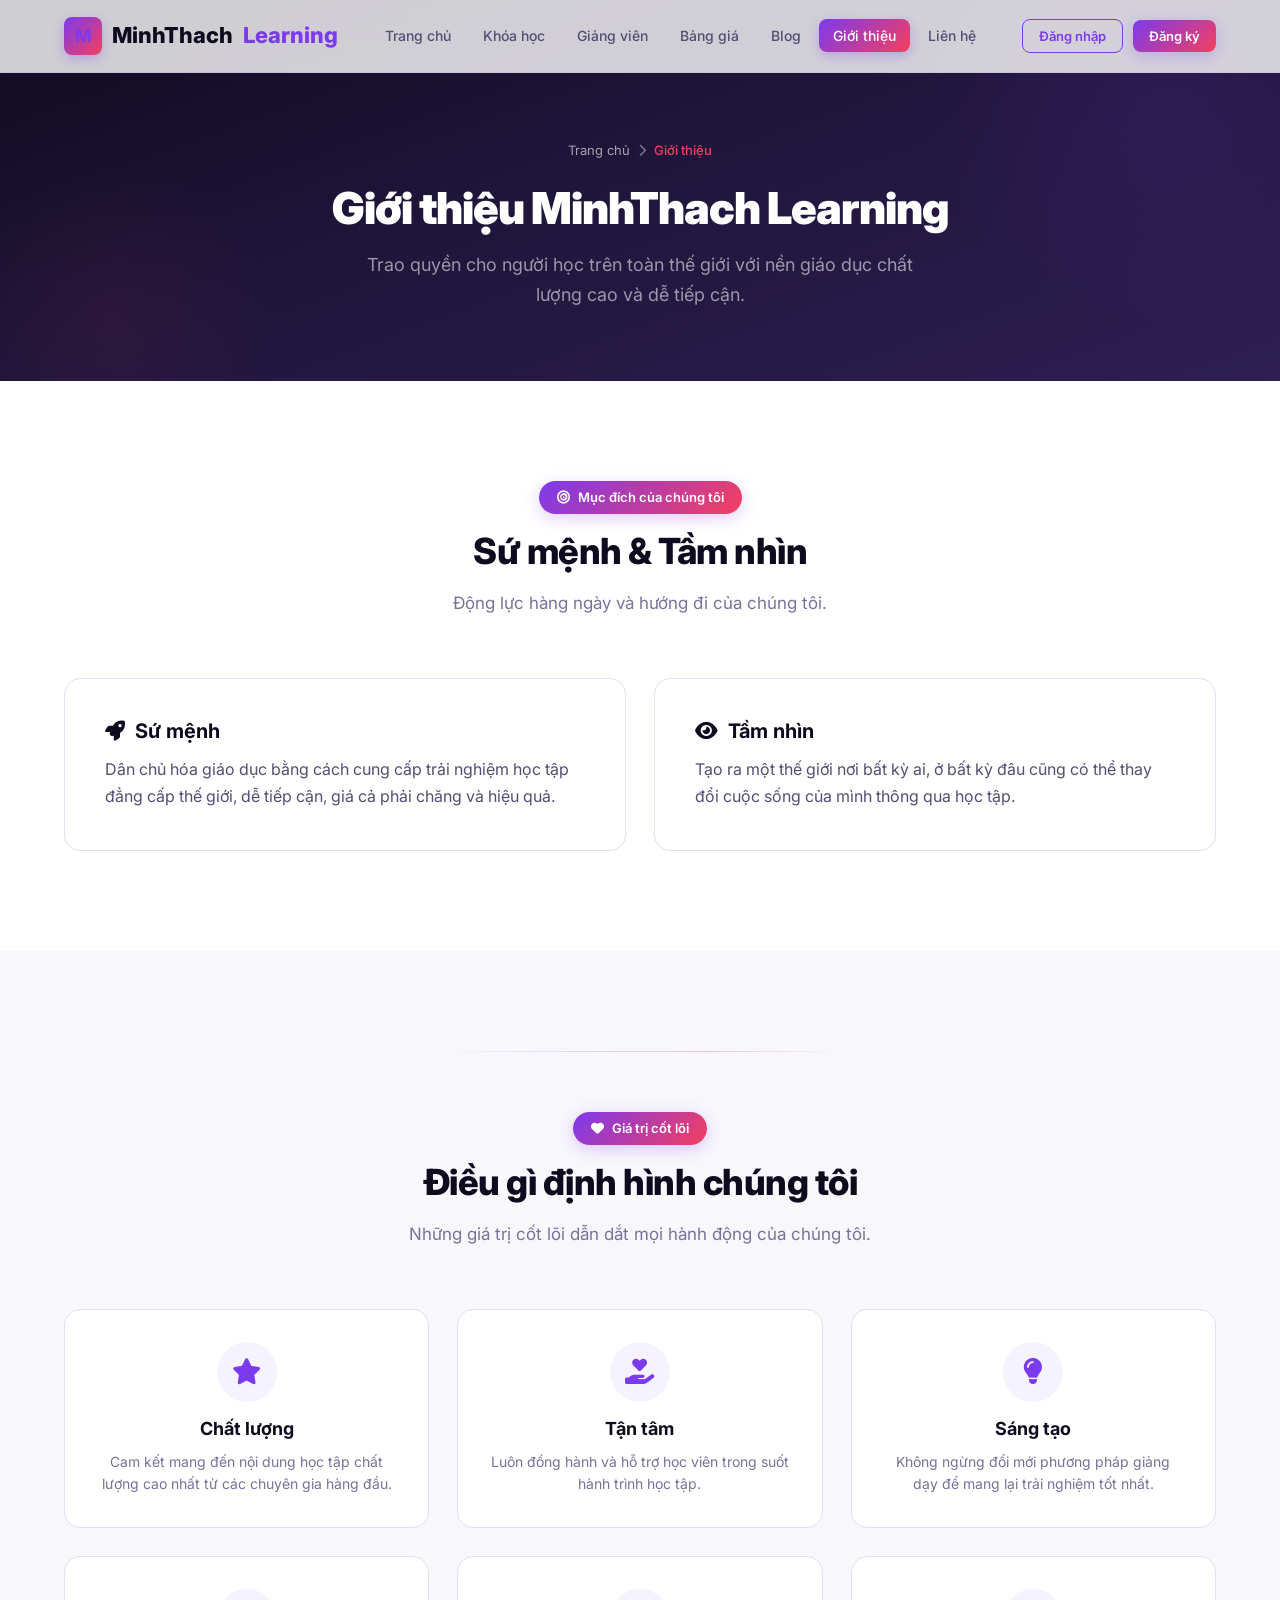
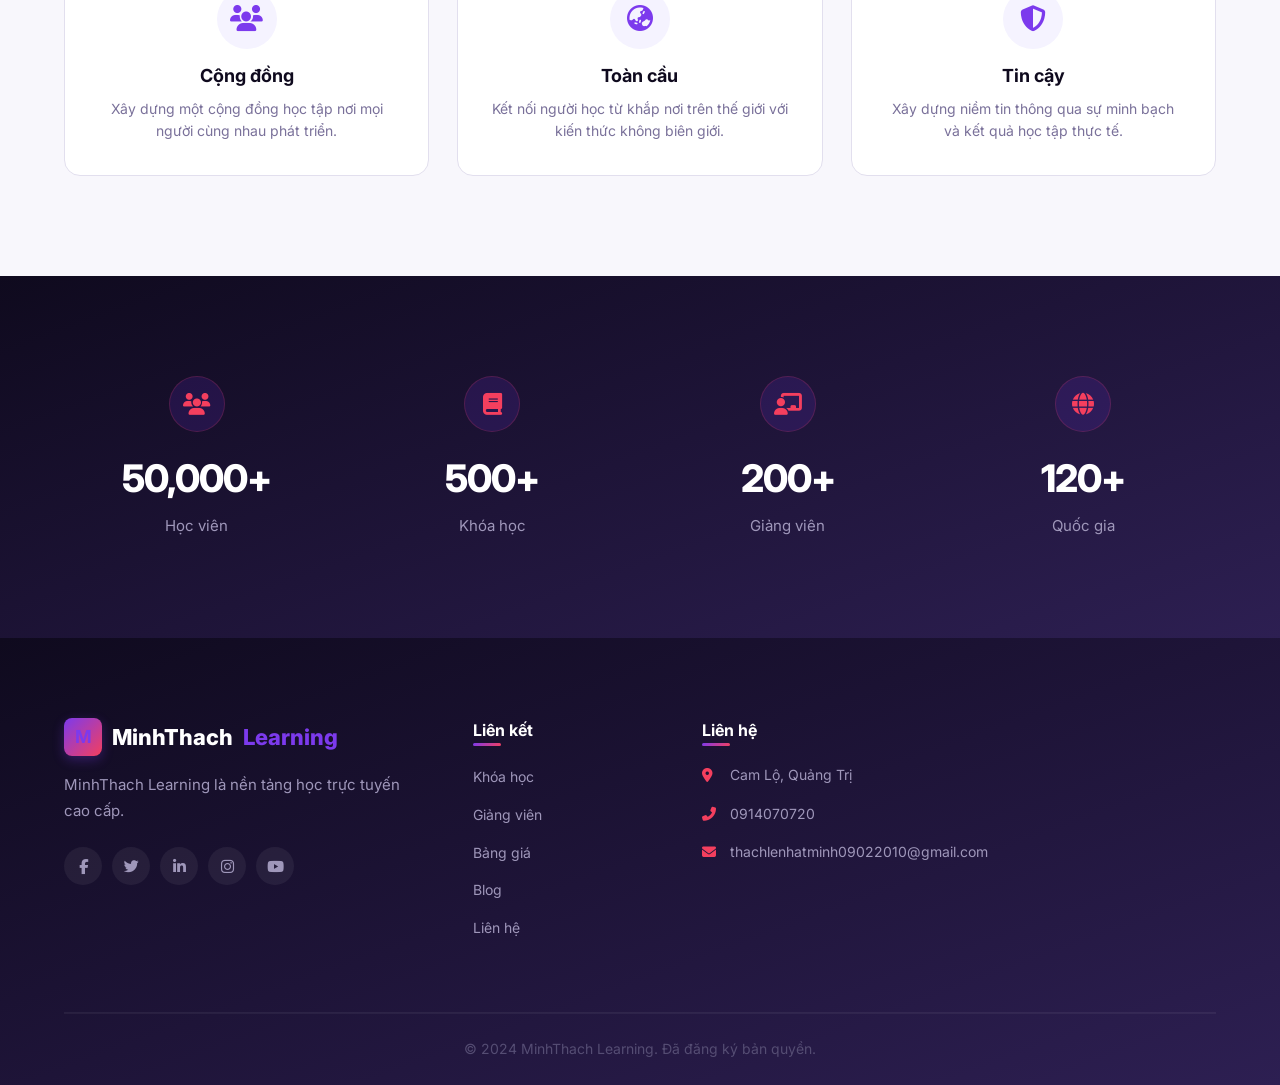
<file: about.html>
<!DOCTYPE html>
<html lang="vi">
<head>
  <meta charset="UTF-8" />
  <meta name="viewport" content="width=device-width, initial-scale=1.0" />
  <meta name="description" content="Tìm hiểu về MinhThach Learning - sứ mệnh, tầm nhìn và giá trị của chúng tôi." />
  <title>Giới thiệu - MinhThach Learning</title>
  <link rel="stylesheet" href="https://cdnjs.cloudflare.com/ajax/libs/font-awesome/6.5.0/css/all.min.css" />
  <link rel="stylesheet" href="css/variables.css" />
  <link rel="stylesheet" href="css/base.css" />
  <link rel="stylesheet" href="css/header.css" />
  <link rel="stylesheet" href="css/hero.css" />
  <link rel="stylesheet" href="css/components.css" />
  <link rel="stylesheet" href="css/sections.css" />
  <link rel="stylesheet" href="css/pages.css" />
  <link rel="stylesheet" href="css/footer.css" />
  <link rel="stylesheet" href="css/utilities.css" />
  <link rel="stylesheet" href="css/responsive.css" />
</head>
<body>

  <header class="header">
    <nav class="navbar">
      <a href="index.html" class="logo">
        <span class="logo-icon">M</span>
        MinhThach<span> Learning</span>
      </a>
      <input type="checkbox" id="menu-toggle" />
      <label for="menu-toggle" class="menu-toggle">
        <span></span><span></span><span></span>
      </label>
      <ul class="nav-menu">
        <li><a href="index.html" class="nav-link">Trang chủ</a></li>
        <li><a href="courses.html" class="nav-link">Khóa học</a></li>
        <li><a href="instructors.html" class="nav-link">Giảng viên</a></li>
        <li><a href="pricing.html" class="nav-link">Bảng giá</a></li>
        <li><a href="blog.html" class="nav-link">Blog</a></li>
        <li><a href="about.html" class="nav-link active">Giới thiệu</a></li>
        <li><a href="contact.html" class="nav-link">Liên hệ</a></li>
        <li class="mobile-only">
          <a href="login.html" class="btn btn-outline">Đăng nhập</a>
          <a href="register.html" class="btn btn-primary">Đăng ký</a>
        </li>
      </ul>
      <div class="nav-buttons">
        <a href="login.html" class="btn btn-outline btn-sm">Đăng nhập</a>
        <a href="register.html" class="btn btn-primary btn-sm">Đăng ký</a>
      </div>
    </nav>
  </header>

  <section class="page-hero">
    <div class="container">
      <nav class="breadcrumb">
        <a href="index.html">Trang chủ</a>
        <i class="fas fa-chevron-right"></i>
        <span class="current">Giới thiệu</span>
      </nav>
      <h1 class="page-hero-title">Giới thiệu MinhThach Learning</h1>
      <p class="page-hero-text">Trao quyền cho người học trên toàn thế giới với nền giáo dục chất lượng cao và dễ tiếp cận.</p>
    </div>
  </section>

  <section class="section" style="background: var(--white);">
    <div class="container">
      <div class="section-header">
        <div class="section-badge"><i class="fas fa-bullseye"></i> Mục đích của chúng tôi</div>
        <h2 class="section-title">Sứ mệnh & Tầm nhìn</h2>
        <p class="section-text">Động lực hàng ngày và hướng đi của chúng tôi.</p>
      </div>
      <div class="mission-vision">
        <div class="mission-card">
          <h3><i class="fas fa-rocket"></i> Sứ mệnh</h3>
          <p>Dân chủ hóa giáo dục bằng cách cung cấp trải nghiệm học tập đẳng cấp thế giới, dễ tiếp cận, giá cả phải chăng và hiệu quả.</p>
        </div>
        <div class="vision-card">
          <h3><i class="fas fa-eye"></i> Tầm nhìn</h3>
          <p>Tạo ra một thế giới nơi bất kỳ ai, ở bất kỳ đâu cũng có thể thay đổi cuộc sống của mình thông qua học tập.</p>
        </div>
      </div>
    </div>
  </section>

  <section class="section">
    <div class="container">
      <div class="section-header">
        <div class="section-badge"><i class="fas fa-heart"></i> Giá trị cốt lõi</div>
        <h2 class="section-title">Điều gì định hình chúng tôi</h2>
        <p class="section-text">Những giá trị cốt lõi dẫn dắt mọi hành động của chúng tôi.</p>
      </div>
      <div class="values-grid">
        <div class="value-card">
          <div class="value-icon"><i class="fas fa-star"></i></div>
          <h3>Chất lượng</h3>
          <p>Cam kết mang đến nội dung học tập chất lượng cao nhất từ các chuyên gia hàng đầu.</p>
        </div>
        <div class="value-card">
          <div class="value-icon"><i class="fas fa-hand-holding-heart"></i></div>
          <h3>Tận tâm</h3>
          <p>Luôn đồng hành và hỗ trợ học viên trong suốt hành trình học tập.</p>
        </div>
        <div class="value-card">
          <div class="value-icon"><i class="fas fa-lightbulb"></i></div>
          <h3>Sáng tạo</h3>
          <p>Không ngừng đổi mới phương pháp giảng dạy để mang lại trải nghiệm tốt nhất.</p>
        </div>
        <div class="value-card">
          <div class="value-icon"><i class="fas fa-users"></i></div>
          <h3>Cộng đồng</h3>
          <p>Xây dựng một cộng đồng học tập nơi mọi người cùng nhau phát triển.</p>
        </div>
        <div class="value-card">
          <div class="value-icon"><i class="fas fa-globe-asia"></i></div>
          <h3>Toàn cầu</h3>
          <p>Kết nối người học từ khắp nơi trên thế giới với kiến thức không biên giới.</p>
        </div>
        <div class="value-card">
          <div class="value-icon"><i class="fas fa-shield-alt"></i></div>
          <h3>Tin cậy</h3>
          <p>Xây dựng niềm tin thông qua sự minh bạch và kết quả học tập thực tế.</p>
        </div>
      </div>
    </div>
  </section>

  <section class="stats">
    <div class="container">
      <div class="stats-grid">
        <div class="stat-item">
          <div class="stat-icon"><i class="fas fa-users"></i></div>
          <div class="stat-number">50,000+</div>
          <div class="stat-label">Học viên</div>
        </div>
        <div class="stat-item">
          <div class="stat-icon"><i class="fas fa-book"></i></div>
          <div class="stat-number">500+</div>
          <div class="stat-label">Khóa học</div>
        </div>
        <div class="stat-item">
          <div class="stat-icon"><i class="fas fa-chalkboard-teacher"></i></div>
          <div class="stat-number">200+</div>
          <div class="stat-label">Giảng viên</div>
        </div>
        <div class="stat-item">
          <div class="stat-icon"><i class="fas fa-globe"></i></div>
          <div class="stat-number">120+</div>
          <div class="stat-label">Quốc gia</div>
        </div>
      </div>
    </div>
  </section>

  <footer class="footer">
    <div class="container">
      <div class="footer-grid">
        <div class="footer-brand">
          <a href="index.html" class="logo"><span class="logo-icon">M</span>MinhThach<span> Learning</span></a>
          <p class="footer-description">MinhThach Learning là nền tảng học trực tuyến cao cấp.</p>
          <div class="footer-social">
            <a href="#" aria-label="Facebook"><i class="fab fa-facebook-f"></i></a>
            <a href="#" aria-label="Twitter"><i class="fab fa-twitter"></i></a>
            <a href="#" aria-label="LinkedIn"><i class="fab fa-linkedin-in"></i></a>
            <a href="#" aria-label="Instagram"><i class="fab fa-instagram"></i></a>
            <a href="#" aria-label="YouTube"><i class="fab fa-youtube"></i></a>
          </div>
        </div>
        <div>
          <h3 class="footer-heading">Liên kết</h3>
          <ul class="footer-links">
            <li><a href="courses.html">Khóa học</a></li>
            <li><a href="instructors.html">Giảng viên</a></li>
            <li><a href="pricing.html">Bảng giá</a></li>
            <li><a href="blog.html">Blog</a></li>
            <li><a href="contact.html">Liên hệ</a></li>
          </ul>
        </div>
        <div>
          <h3 class="footer-heading">Liên hệ</h3>
          <ul class="footer-contact">
            <li><i class="fas fa-map-marker-alt"></i><span>Cam Lộ, Quảng Trị</span></li>
            <li><i class="fas fa-phone-alt"></i><span>0914070720</span></li>
            <li><i class="fas fa-envelope"></i><span>thachlenhatminh09022010@gmail.com</span></li>
          </ul>
        </div>
      </div>
      <div class="footer-bottom">
        <p>&copy; 2024 MinhThach Learning. Đã đăng ký bản quyền.</p>
      </div>
    </div>
  </footer>

</body>
</html>
</file>
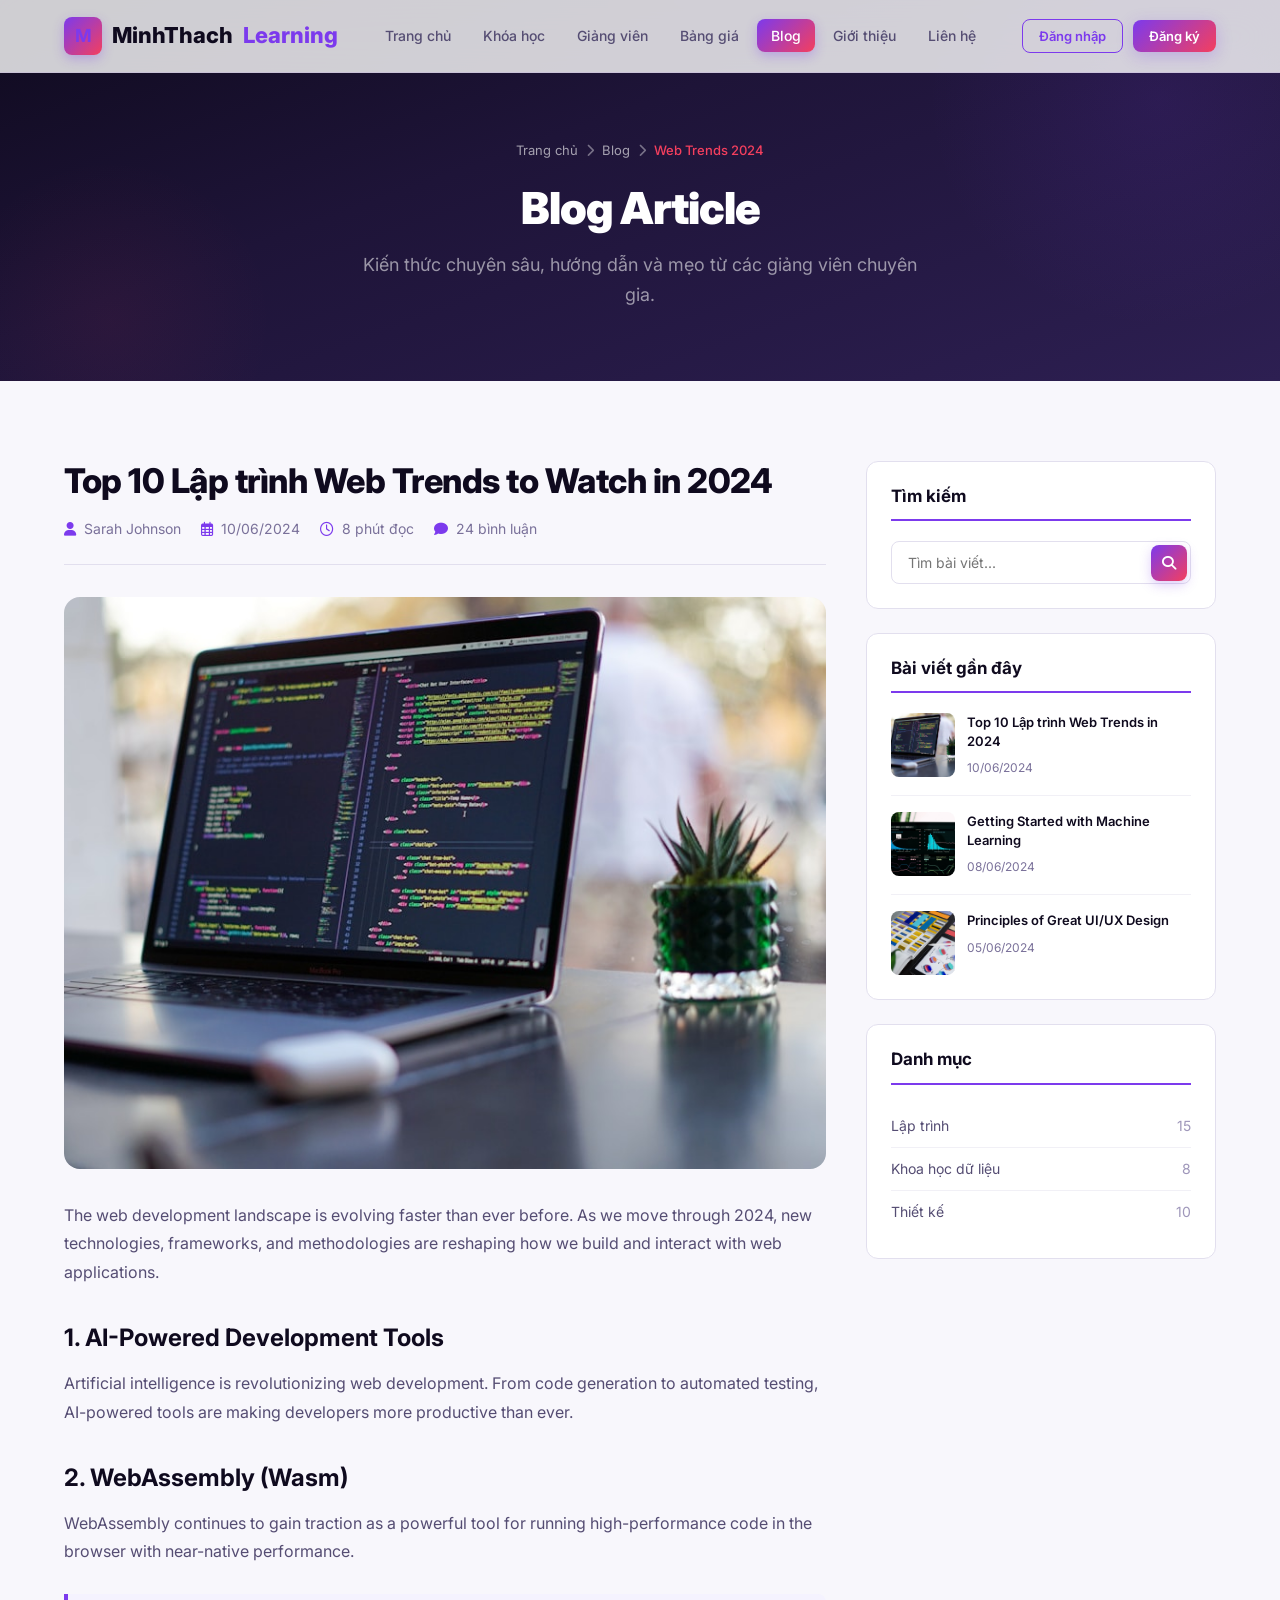
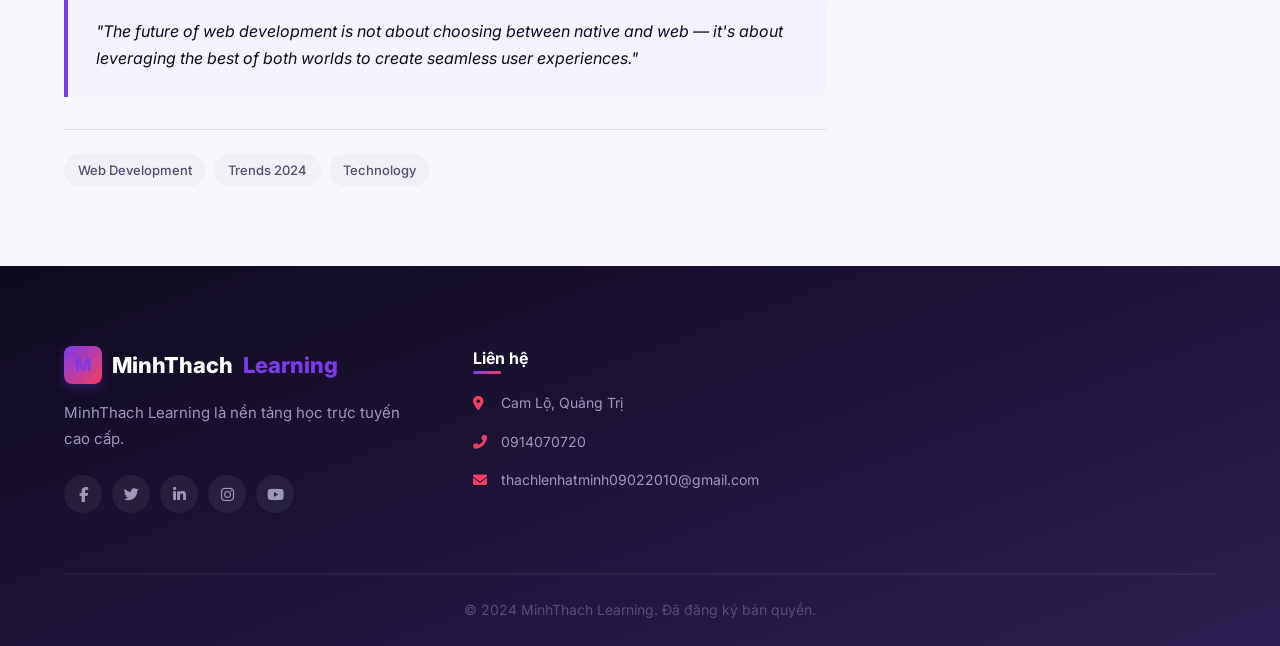
<file: blog-detail.html>
<!DOCTYPE html>
<html lang="vi">
<head>
  <meta charset="UTF-8" />
  <meta name="viewport" content="width=device-width, initial-scale=1.0" />
  <meta name="description" content="Top 10 Lập trình Web Trends to Watch in 2024" />
  <title>Top 10 Lập trình Web Trends 2024 - MinhThach Learning Blog</title>
  <link rel="stylesheet" href="https://cdnjs.cloudflare.com/ajax/libs/font-awesome/6.5.0/css/all.min.css" />
  <link rel="stylesheet" href="css/variables.css" />
  <link rel="stylesheet" href="css/base.css" />
  <link rel="stylesheet" href="css/header.css" />
  <link rel="stylesheet" href="css/hero.css" />
  <link rel="stylesheet" href="css/components.css" />
  <link rel="stylesheet" href="css/sections.css" />
  <link rel="stylesheet" href="css/pages.css" />
  <link rel="stylesheet" href="css/footer.css" />
  <link rel="stylesheet" href="css/utilities.css" />
  <link rel="stylesheet" href="css/responsive.css" />
</head>
<body>

  <header class="header">
    <nav class="navbar">
      <a href="index.html" class="logo"><span class="logo-icon">M</span>MinhThach<span> Learning</span></a>
      <input type="checkbox" id="menu-toggle" />
      <label for="menu-toggle" class="menu-toggle"><span></span><span></span><span></span></label>
      <ul class="nav-menu">
        <li><a href="index.html" class="nav-link">Trang chủ</a></li>
        <li><a href="courses.html" class="nav-link">Khóa học</a></li>
        <li><a href="instructors.html" class="nav-link">Giảng viên</a></li>
        <li><a href="pricing.html" class="nav-link">Bảng giá</a></li>
        <li><a href="blog.html" class="nav-link active">Blog</a></li>
        <li><a href="about.html" class="nav-link">Giới thiệu</a></li>
        <li><a href="contact.html" class="nav-link">Liên hệ</a></li>
        <li class="mobile-only">
          <a href="login.html" class="btn btn-outline">Đăng nhập</a>
          <a href="register.html" class="btn btn-primary">Đăng ký</a>
        </li>
      </ul>
      <div class="nav-buttons">
        <a href="login.html" class="btn btn-outline btn-sm">Đăng nhập</a>
        <a href="register.html" class="btn btn-primary btn-sm">Đăng ký</a>
      </div>
    </nav>
  </header>

  <section class="page-hero">
    <div class="container">
      <nav class="breadcrumb">
        <a href="index.html">Trang chủ</a>
        <i class="fas fa-chevron-right"></i>
        <a href="blog.html">Blog</a>
        <i class="fas fa-chevron-right"></i>
        <span class="current">Web Trends 2024</span>
      </nav>
      <h1 class="page-hero-title">Blog Article</h1>
      <p class="page-hero-text">Kiến thức chuyên sâu, hướng dẫn và mẹo từ các giảng viên chuyên gia.</p>
    </div>
  </section>

  <section class="blog-detail-section">
    <div class="container">
      <div class="blog-detail-layout">
        <div class="blog-article">
          <h1>Top 10 Lập trình Web Trends to Watch in 2024</h1>
          <div class="blog-article-meta">
            <span class="blog-article-meta-item"><i class="fas fa-user"></i> Sarah Johnson</span>
            <span class="blog-article-meta-item"><i class="far fa-calendar-alt"></i> 10/06/2024</span>
            <span class="blog-article-meta-item"><i class="far fa-clock"></i> 8 phút đọc</span>
            <span class="blog-article-meta-item"><i class="fas fa-comment"></i> 24 bình luận</span>
          </div>
          <img src="images/course1.jpg" alt="Lập trình Web Trends 2024" />
          <p>The web development landscape is evolving faster than ever before. As we move through 2024, new technologies, frameworks, and methodologies are reshaping how we build and interact with web applications.</p>
          <h2>1. AI-Powered Development Tools</h2>
          <p>Artificial intelligence is revolutionizing web development. From code generation to automated testing, AI-powered tools are making developers more productive than ever.</p>
          <h2>2. WebAssembly (Wasm)</h2>
          <p>WebAssembly continues to gain traction as a powerful tool for running high-performance code in the browser with near-native performance.</p>
          <blockquote>"The future of web development is not about choosing between native and web — it's about leveraging the best of both worlds to create seamless user experiences."</blockquote>
          <div class="blog-tags">
            <span class="blog-tag">Web Development</span>
            <span class="blog-tag">Trends 2024</span>
            <span class="blog-tag">Technology</span>
          </div>
        </div>

        <aside class="blog-sidebar">
          <div class="sidebar-widget">
            <h3>Tìm kiếm</h3>
            <div class="sidebar-search">
              <input type="text" placeholder="Tìm bài viết..." />
              <button type="button" aria-label="Search"><i class="fas fa-search"></i></button>
            </div>
          </div>
          <div class="sidebar-widget">
            <h3>Bài viết gần đây</h3>
            <ul class="sidebar-posts">
              <li>
                <div class="sidebar-post-image"><img src="images/course1.jpg" alt="Lập trình Web" /></div>
                <div class="sidebar-post-content"><h4><a href="blog-detail.html">Top 10 Lập trình Web Trends in 2024</a></h4><span class="sidebar-post-date">10/06/2024</span></div>
              </li>
              <li>
                <div class="sidebar-post-image"><img src="images/course2.jpg" alt="Machine Learning" /></div>
                <div class="sidebar-post-content"><h4><a href="blog-detail.html">Getting Started with Machine Learning</a></h4><span class="sidebar-post-date">08/06/2024</span></div>
              </li>
              <li>
                <div class="sidebar-post-image"><img src="images/course3.jpg" alt="UI/UX Design" /></div>
                <div class="sidebar-post-content"><h4><a href="blog-detail.html">Principles of Great UI/UX Design</a></h4><span class="sidebar-post-date">05/06/2024</span></div>
              </li>
            </ul>
          </div>
          <div class="sidebar-widget">
            <h3>Danh mục</h3>
            <ul class="sidebar-categories">
              <li><a href="#">Lập trình <span>15</span></a></li>
              <li><a href="#">Khoa học dữ liệu <span>8</span></a></li>
              <li><a href="#">Thiết kế <span>10</span></a></li>
            </ul>
          </div>
        </aside>
      </div>
    </div>
  </section>

  <footer class="footer">
    <div class="container">
      <div class="footer-grid">
        <div class="footer-brand">
          <a href="index.html" class="logo"><span class="logo-icon">M</span>MinhThach<span> Learning</span></a>
          <p class="footer-description">MinhThach Learning là nền tảng học trực tuyến cao cấp.</p>
          <div class="footer-social">
            <a href="#" aria-label="Facebook"><i class="fab fa-facebook-f"></i></a>
            <a href="#" aria-label="Twitter"><i class="fab fa-twitter"></i></a>
            <a href="#" aria-label="LinkedIn"><i class="fab fa-linkedin-in"></i></a>
            <a href="#" aria-label="Instagram"><i class="fab fa-instagram"></i></a>
            <a href="#" aria-label="YouTube"><i class="fab fa-youtube"></i></a>
          </div>
        </div>
        <div>
          <h3 class="footer-heading">Liên hệ</h3>
          <ul class="footer-contact">
            <li><i class="fas fa-map-marker-alt"></i><span>Cam Lộ, Quảng Trị</span></li>
            <li><i class="fas fa-phone-alt"></i><span>0914070720</span></li>
            <li><i class="fas fa-envelope"></i><span>thachlenhatminh09022010@gmail.com</span></li>
          </ul>
        </div>
      </div>
      <div class="footer-bottom">
        <p>&copy; 2024 MinhThach Learning. Đã đăng ký bản quyền.</p>
      </div>
    </div>
  </footer>

</body>
</html>
</file>
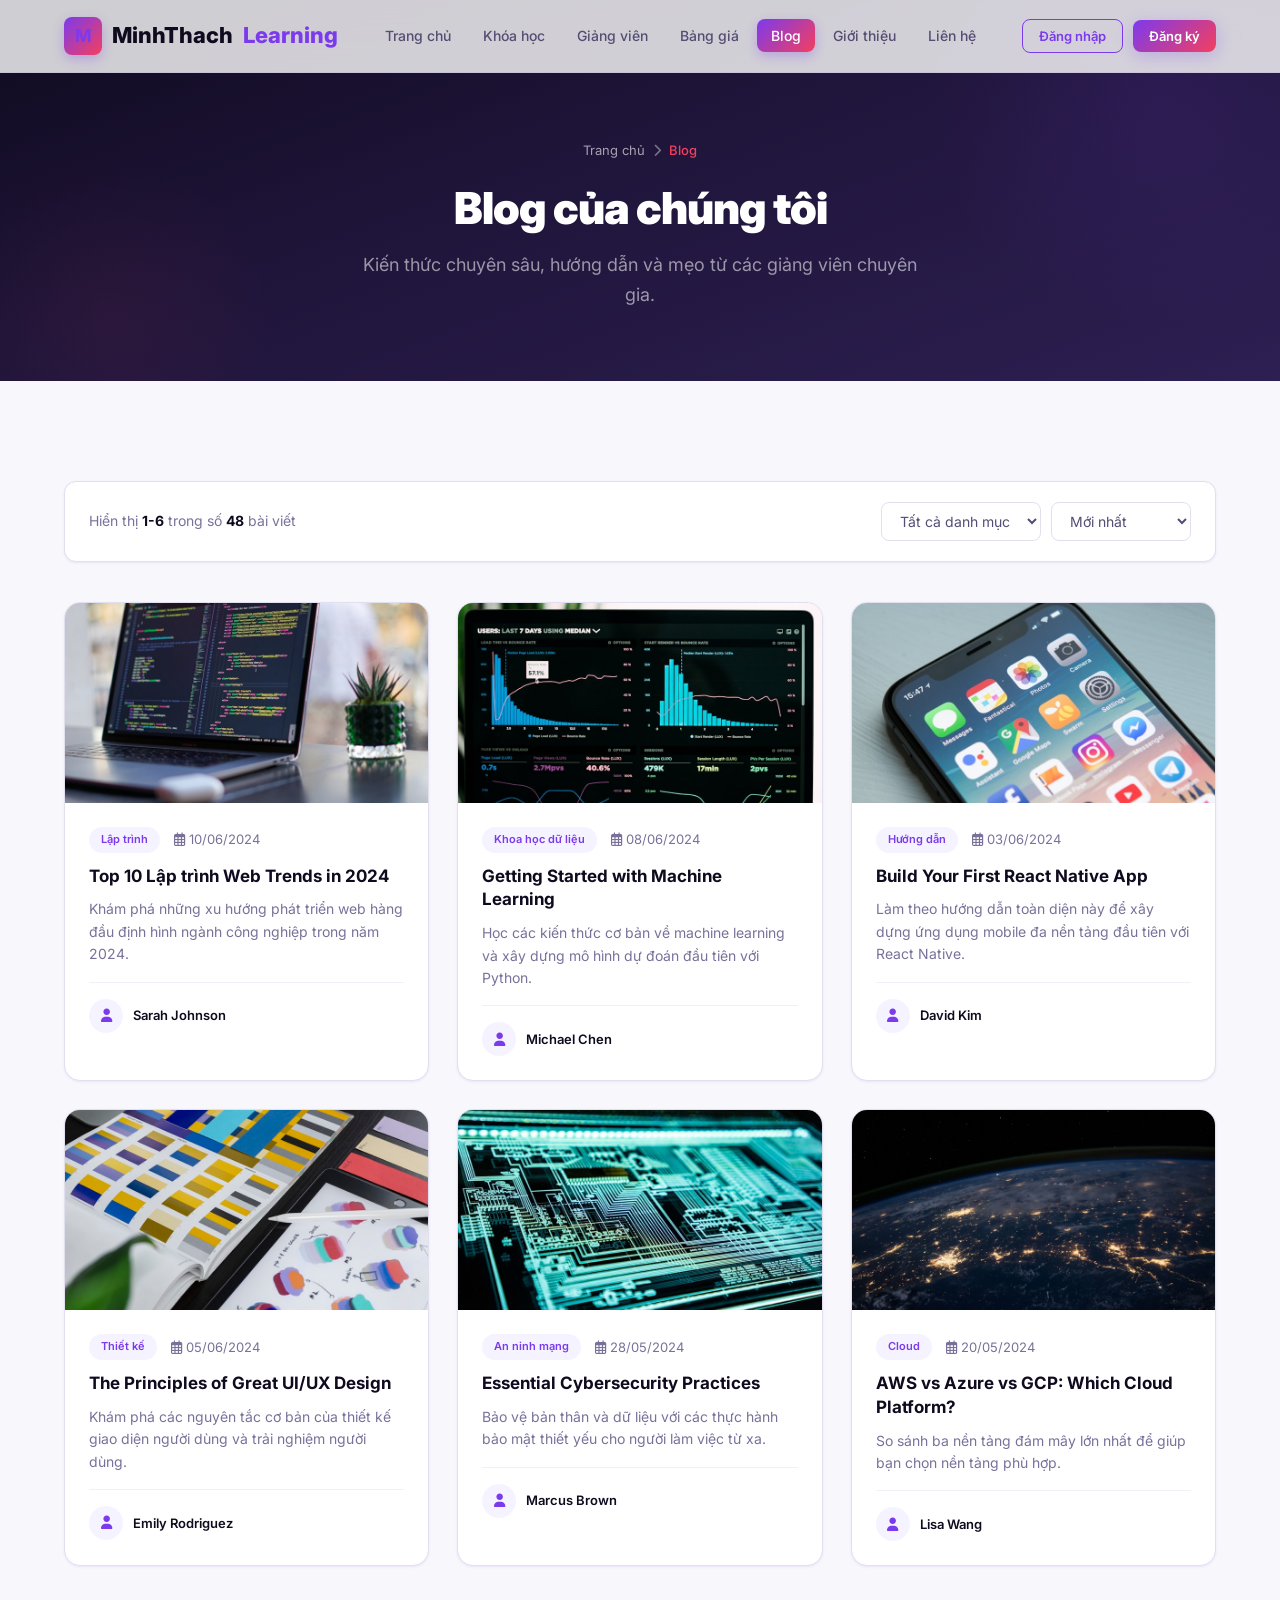
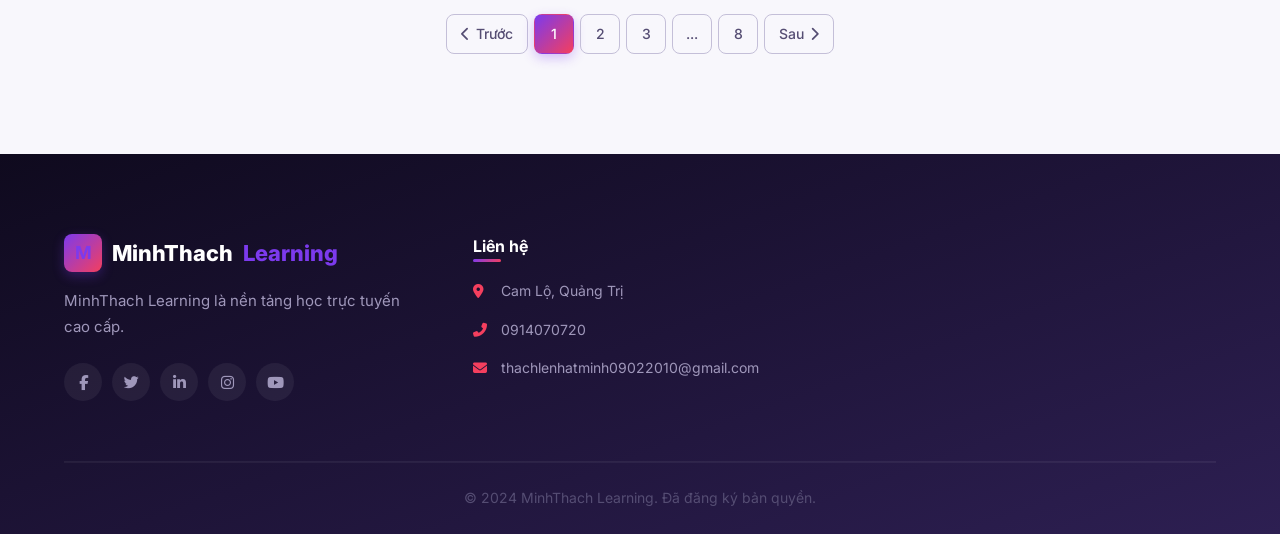
<file: blog.html>
<!DOCTYPE html>
<html lang="vi">
<head>
  <meta charset="UTF-8" />
  <meta name="viewport" content="width=device-width, initial-scale=1.0" />
  <meta name="description" content="Blog MinhThach Learning - Mẹo, hướng dẫn và kiến thức về lập trình, thiết kế." />
  <title>Blog - MinhThach Learning</title>
  <link rel="stylesheet" href="https://cdnjs.cloudflare.com/ajax/libs/font-awesome/6.5.0/css/all.min.css" />
  <link rel="stylesheet" href="css/variables.css" />
  <link rel="stylesheet" href="css/base.css" />
  <link rel="stylesheet" href="css/header.css" />
  <link rel="stylesheet" href="css/hero.css" />
  <link rel="stylesheet" href="css/components.css" />
  <link rel="stylesheet" href="css/sections.css" />
  <link rel="stylesheet" href="css/pages.css" />
  <link rel="stylesheet" href="css/footer.css" />
  <link rel="stylesheet" href="css/utilities.css" />
  <link rel="stylesheet" href="css/responsive.css" />
</head>
<body>

  <header class="header">
    <nav class="navbar">
      <a href="index.html" class="logo">
        <span class="logo-icon">M</span>
        MinhThach<span> Learning</span>
      </a>
      <input type="checkbox" id="menu-toggle" />
      <label for="menu-toggle" class="menu-toggle">
        <span></span><span></span><span></span>
      </label>
      <ul class="nav-menu">
        <li><a href="index.html" class="nav-link">Trang chủ</a></li>
        <li><a href="courses.html" class="nav-link">Khóa học</a></li>
        <li><a href="instructors.html" class="nav-link">Giảng viên</a></li>
        <li><a href="pricing.html" class="nav-link">Bảng giá</a></li>
        <li><a href="blog.html" class="nav-link active">Blog</a></li>
        <li><a href="about.html" class="nav-link">Giới thiệu</a></li>
        <li><a href="contact.html" class="nav-link">Liên hệ</a></li>
        <li class="mobile-only">
          <a href="login.html" class="btn btn-outline">Đăng nhập</a>
          <a href="register.html" class="btn btn-primary">Đăng ký</a>
        </li>
      </ul>
      <div class="nav-buttons">
        <a href="login.html" class="btn btn-outline btn-sm">Đăng nhập</a>
        <a href="register.html" class="btn btn-primary btn-sm">Đăng ký</a>
      </div>
    </nav>
  </header>

  <section class="page-hero">
    <div class="container">
      <nav class="breadcrumb">
        <a href="index.html">Trang chủ</a>
        <i class="fas fa-chevron-right"></i>
        <span class="current">Blog</span>
      </nav>
      <h1 class="page-hero-title">Blog của chúng tôi</h1>
      <p class="page-hero-text">Kiến thức chuyên sâu, hướng dẫn và mẹo từ các giảng viên chuyên gia.</p>
    </div>
  </section>

  <section class="section">
    <div class="container">
      <div class="courses-toolbar">
        <div class="courses-count">Hiển thị <strong>1-6</strong> trong số <strong>48</strong> bài viết</div>
        <div class="courses-filters">
          <select class="filter-select">
            <option>Tất cả danh mục</option>
            <option>Lập trình</option><option>Khoa học dữ liệu</option><option>Thiết kế</option>
            <option>Nghề nghiệp</option><option>Hướng dẫn</option>
          </select>
          <select class="filter-select">
            <option>Mới nhất</option><option>Cũ nhất</option><option>Phổ biến nhất</option>
          </select>
        </div>
      </div>

      <div class="blog-grid">
        <article class="blog-card">
          <div class="blog-card-image"><img src="images/course1.jpg" alt="Lập trình Web" /></div>
          <div class="blog-card-body">
            <div class="blog-card-meta"><span class="blog-card-category">Lập trình</span><span><i class="far fa-calendar-alt"></i> 10/06/2024</span></div>
            <h3 class="blog-card-title"><a href="blog-detail.html">Top 10 Lập trình Web Trends in 2024</a></h3>
            <p class="blog-card-excerpt">Khám phá những xu hướng phát triển web hàng đầu định hình ngành công nghiệp trong năm 2024.</p>
            <div class="blog-card-author"><div class="blog-card-avatar"><i class="fas fa-user"></i></div><span class="blog-card-author-name">Sarah Johnson</span></div>
          </div>
        </article>
        <article class="blog-card">
          <div class="blog-card-image"><img src="images/course2.jpg" alt="Machine Learning" /></div>
          <div class="blog-card-body">
            <div class="blog-card-meta"><span class="blog-card-category">Khoa học dữ liệu</span><span><i class="far fa-calendar-alt"></i> 08/06/2024</span></div>
            <h3 class="blog-card-title"><a href="blog-detail.html">Getting Started with Machine Learning</a></h3>
            <p class="blog-card-excerpt">Học các kiến thức cơ bản về machine learning và xây dựng mô hình dự đoán đầu tiên với Python.</p>
            <div class="blog-card-author"><div class="blog-card-avatar"><i class="fas fa-user"></i></div><span class="blog-card-author-name">Michael Chen</span></div>
          </div>
        </article>
        <article class="blog-card">
          <div class="blog-card-image"><img src="images/course4.jpg" alt="React Native" /></div>
          <div class="blog-card-body">
            <div class="blog-card-meta"><span class="blog-card-category">Hướng dẫn</span><span><i class="far fa-calendar-alt"></i> 03/06/2024</span></div>
            <h3 class="blog-card-title"><a href="blog-detail.html">Build Your First React Native App</a></h3>
            <p class="blog-card-excerpt">Làm theo hướng dẫn toàn diện này để xây dựng ứng dụng mobile đa nền tảng đầu tiên với React Native.</p>
            <div class="blog-card-author"><div class="blog-card-avatar"><i class="fas fa-user"></i></div><span class="blog-card-author-name">David Kim</span></div>
          </div>
        </article>
        <article class="blog-card">
          <div class="blog-card-image"><img src="images/course3.jpg" alt="UI/UX Design" /></div>
          <div class="blog-card-body">
            <div class="blog-card-meta"><span class="blog-card-category">Thiết kế</span><span><i class="far fa-calendar-alt"></i> 05/06/2024</span></div>
            <h3 class="blog-card-title"><a href="blog-detail.html">The Principles of Great UI/UX Design</a></h3>
            <p class="blog-card-excerpt">Khám phá các nguyên tắc cơ bản của thiết kế giao diện người dùng và trải nghiệm người dùng.</p>
            <div class="blog-card-author"><div class="blog-card-avatar"><i class="fas fa-user"></i></div><span class="blog-card-author-name">Emily Rodriguez</span></div>
          </div>
        </article>
        <article class="blog-card">
          <div class="blog-card-image"><img src="images/course6.jpg" alt="Cybersecurity" /></div>
          <div class="blog-card-body">
            <div class="blog-card-meta"><span class="blog-card-category">An ninh mạng</span><span><i class="far fa-calendar-alt"></i> 28/05/2024</span></div>
            <h3 class="blog-card-title"><a href="blog-detail.html">Essential Cybersecurity Practices</a></h3>
            <p class="blog-card-excerpt">Bảo vệ bản thân và dữ liệu với các thực hành bảo mật thiết yếu cho người làm việc từ xa.</p>
            <div class="blog-card-author"><div class="blog-card-avatar"><i class="fas fa-user"></i></div><span class="blog-card-author-name">Marcus Brown</span></div>
          </div>
        </article>
        <article class="blog-card">
          <div class="blog-card-image"><img src="images/course5.jpg" alt="AWS Cloud" /></div>
          <div class="blog-card-body">
            <div class="blog-card-meta"><span class="blog-card-category">Cloud</span><span><i class="far fa-calendar-alt"></i> 20/05/2024</span></div>
            <h3 class="blog-card-title"><a href="blog-detail.html">AWS vs Azure vs GCP: Which Cloud Platform?</a></h3>
            <p class="blog-card-excerpt">So sánh ba nền tảng đám mây lớn nhất để giúp bạn chọn nền tảng phù hợp.</p>
            <div class="blog-card-author"><div class="blog-card-avatar"><i class="fas fa-user"></i></div><span class="blog-card-author-name">Lisa Wang</span></div>
          </div>
        </article>
      </div>

      <nav class="pagination" aria-label="Phân trang">
        <a href="#" class="next-prev"><i class="fas fa-chevron-left"></i> Trước</a>
        <a href="#" class="active">1</a>
        <a href="#">2</a>
        <a href="#">3</a>
        <a href="#">...</a>
        <a href="#">8</a>
        <a href="#" class="next-prev">Sau <i class="fas fa-chevron-right"></i></a>
      </nav>
    </div>
  </section>

  <footer class="footer">
    <div class="container">
      <div class="footer-grid">
        <div class="footer-brand">
          <a href="index.html" class="logo"><span class="logo-icon">M</span>MinhThach<span> Learning</span></a>
          <p class="footer-description">MinhThach Learning là nền tảng học trực tuyến cao cấp.</p>
          <div class="footer-social">
            <a href="#" aria-label="Facebook"><i class="fab fa-facebook-f"></i></a>
            <a href="#" aria-label="Twitter"><i class="fab fa-twitter"></i></a>
            <a href="#" aria-label="LinkedIn"><i class="fab fa-linkedin-in"></i></a>
            <a href="#" aria-label="Instagram"><i class="fab fa-instagram"></i></a>
            <a href="#" aria-label="YouTube"><i class="fab fa-youtube"></i></a>
          </div>
        </div>
        <div>
          <h3 class="footer-heading">Liên hệ</h3>
          <ul class="footer-contact">
            <li><i class="fas fa-map-marker-alt"></i><span>Cam Lộ, Quảng Trị</span></li>
            <li><i class="fas fa-phone-alt"></i><span>0914070720</span></li>
            <li><i class="fas fa-envelope"></i><span>thachlenhatminh09022010@gmail.com</span></li>
          </ul>
        </div>
      </div>
      <div class="footer-bottom">
        <p>&copy; 2024 MinhThach Learning. Đã đăng ký bản quyền.</p>
      </div>
    </div>
  </footer>

</body>
</html>
</file>
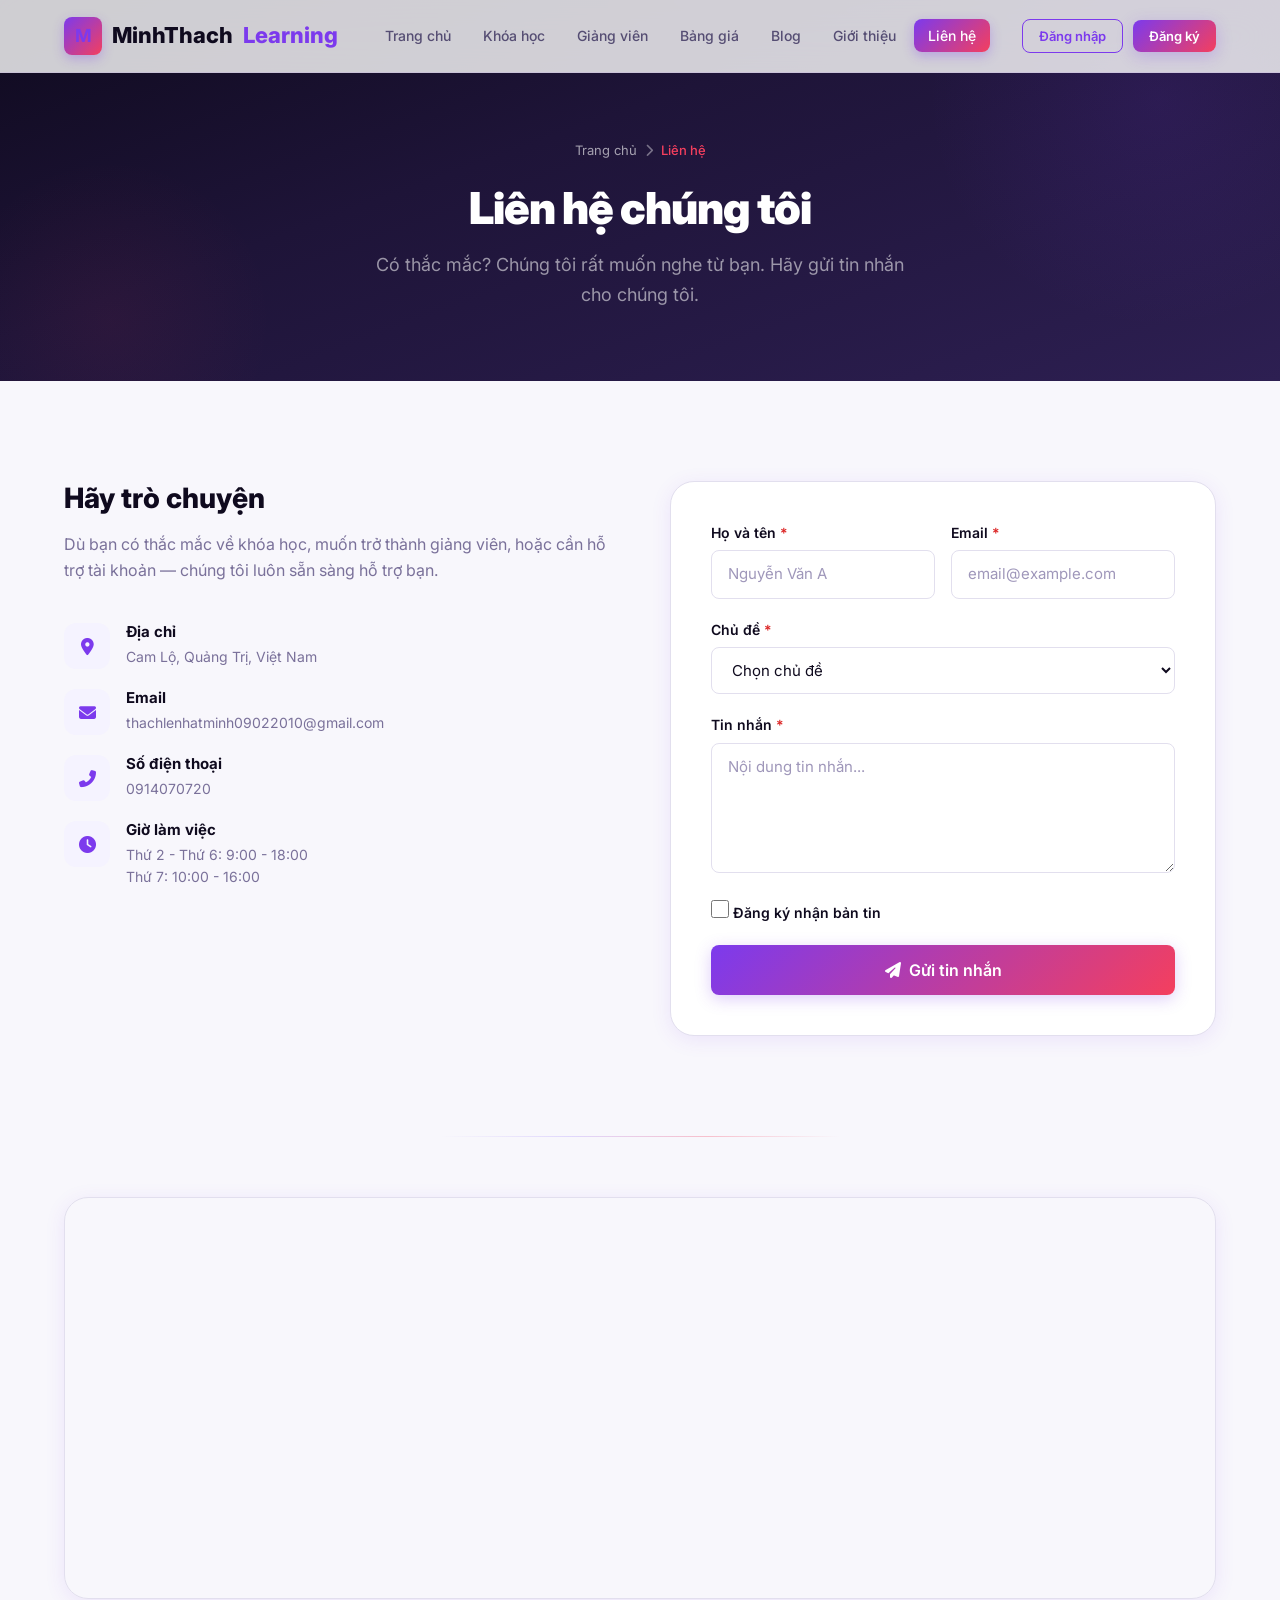
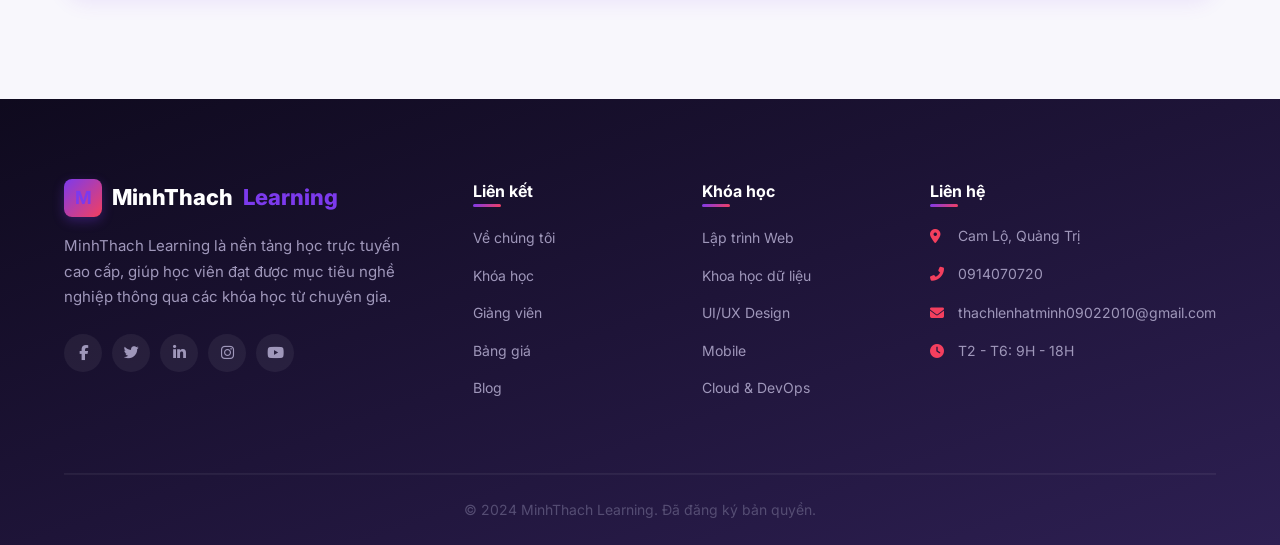
<file: contact.html>
<!DOCTYPE html>
<html lang="vi">
<head>
  <meta charset="UTF-8" />
  <meta name="viewport" content="width=device-width, initial-scale=1.0" />
  <meta name="description" content="Liên hệ MinhThach Learning - Hỗ trợ, hợp tác hoặc bất kỳ câu hỏi nào về khóa học." />
  <title>Liên hệ - MinhThach Learning</title>
  <link rel="stylesheet" href="https://cdnjs.cloudflare.com/ajax/libs/font-awesome/6.5.0/css/all.min.css" />
  <link rel="stylesheet" href="css/variables.css" />
  <link rel="stylesheet" href="css/base.css" />
  <link rel="stylesheet" href="css/header.css" />
  <link rel="stylesheet" href="css/hero.css" />
  <link rel="stylesheet" href="css/components.css" />
  <link rel="stylesheet" href="css/sections.css" />
  <link rel="stylesheet" href="css/pages.css" />
  <link rel="stylesheet" href="css/footer.css" />
  <link rel="stylesheet" href="css/utilities.css" />
  <link rel="stylesheet" href="css/responsive.css" />
</head>
<body>

  <header class="header">
    <nav class="navbar">
      <a href="index.html" class="logo">
        <span class="logo-icon">M</span>
        MinhThach<span> Learning</span>
      </a>
      <input type="checkbox" id="menu-toggle" />
      <label for="menu-toggle" class="menu-toggle">
        <span></span><span></span><span></span>
      </label>
      <ul class="nav-menu">
        <li><a href="index.html" class="nav-link">Trang chủ</a></li>
        <li><a href="courses.html" class="nav-link">Khóa học</a></li>
        <li><a href="instructors.html" class="nav-link">Giảng viên</a></li>
        <li><a href="pricing.html" class="nav-link">Bảng giá</a></li>
        <li><a href="blog.html" class="nav-link">Blog</a></li>
        <li><a href="about.html" class="nav-link">Giới thiệu</a></li>
        <li><a href="contact.html" class="nav-link active">Liên hệ</a></li>
        <li class="mobile-only">
          <a href="login.html" class="btn btn-outline">Đăng nhập</a>
          <a href="register.html" class="btn btn-primary">Đăng ký</a>
        </li>
      </ul>
      <div class="nav-buttons">
        <a href="login.html" class="btn btn-outline btn-sm">Đăng nhập</a>
        <a href="register.html" class="btn btn-primary btn-sm">Đăng ký</a>
      </div>
    </nav>
  </header>

  <section class="page-hero">
    <div class="container">
      <nav class="breadcrumb">
        <a href="index.html">Trang chủ</a>
        <i class="fas fa-chevron-right"></i>
        <span class="current">Liên hệ</span>
      </nav>
      <h1 class="page-hero-title">Liên hệ chúng tôi</h1>
      <p class="page-hero-text">Có thắc mắc? Chúng tôi rất muốn nghe từ bạn. Hãy gửi tin nhắn cho chúng tôi.</p>
    </div>
  </section>

  <section class="section">
    <div class="container">
      <div class="contact-grid">
        <div class="contact-info">
          <h2>Hãy trò chuyện</h2>
          <p>Dù bạn có thắc mắc về khóa học, muốn trở thành giảng viên, hoặc cần hỗ trợ tài khoản — chúng tôi luôn sẵn sàng hỗ trợ bạn.</p>
          <div class="contact-details">
            <div class="contact-detail-item">
              <div class="contact-detail-icon"><i class="fas fa-map-marker-alt"></i></div>
              <div><h4>Địa chỉ</h4><p>Cam Lộ, Quảng Trị, Việt Nam</p></div>
            </div>
            <div class="contact-detail-item">
              <div class="contact-detail-icon"><i class="fas fa-envelope"></i></div>
              <div><h4>Email</h4><p>thachlenhatminh09022010@gmail.com</p></div>
            </div>
            <div class="contact-detail-item">
              <div class="contact-detail-icon"><i class="fas fa-phone-alt"></i></div>
              <div><h4>Số điện thoại</h4><p>0914070720</p></div>
            </div>
            <div class="contact-detail-item">
              <div class="contact-detail-icon"><i class="fas fa-clock"></i></div>
              <div><h4>Giờ làm việc</h4><p>Thứ 2 - Thứ 6: 9:00 - 18:00<br />Thứ 7: 10:00 - 16:00</p></div>
            </div>
          </div>
        </div>
        <form class="contact-form" action="#" method="post">
          <div class="form-row">
            <div class="form-group">
              <label for="name">Họ và tên <span class="required">*</span></label>
              <input type="text" id="name" name="name" class="form-input" placeholder="Nguyễn Văn A" required />
            </div>
            <div class="form-group">
              <label for="email">Email <span class="required">*</span></label>
              <input type="email" id="email" name="email" class="form-input" placeholder="email@example.com" required />
            </div>
          </div>
          <div class="form-group">
            <label for="subject">Chủ đề <span class="required">*</span></label>
            <select id="subject" name="subject" class="form-select" required>
              <option value="">Chọn chủ đề</option>
              <option value="general">Hỏi chung</option>
              <option value="support">Hỗ trợ kỹ thuật</option>
              <option value="billing">Thanh toán</option>
              <option value="instructor">Trở thành giảng viên</option>
            </select>
          </div>
          <div class="form-group">
            <label for="message">Tin nhắn <span class="required">*</span></label>
            <textarea id="message" name="message" class="form-textarea" placeholder="Nội dung tin nhắn..." required></textarea>
          </div>
          <div class="form-group">
            <label class="form-checkbox">
              <input type="checkbox" name="newsletter" />
              <span>Đăng ký nhận bản tin</span>
            </label>
          </div>
          <button type="submit" class="btn btn-primary btn-lg btn-block"><i class="fas fa-paper-plane"></i> Gửi tin nhắn</button>
        </form>
      </div>
    </div>
  </section>

  <section class="section" style="padding-top:0">
    <div class="container">
      <div class="map-container">
        <iframe src="https://www.google.com/maps/embed?pb=!1m18!1m12!1m3!1d122254.42453080865!2d106.85359961510697!3d16.75423452597395!2m3!1f0!2f0!3f0!3m2!1i1024!2i768!4f13.1!3m3!1m2!1s0x3140f28ff2f530e5%3A0xd13219eb9ffb06ba!2zQ2FtIEzhu5ksIFF14bqjbmcgVHLhu4ssIFZp4buHdCBOYW0!5e0!3m2!1svi!2sus!4v1781399230718!5m2!1svi!2sus" width="600" height="450" style="border:0" allowfullscreen="" loading="lazy"></iframe>
      </div>
    </div>
  </section>

  <footer class="footer">
    <div class="container">
      <div class="footer-grid">
        <div class="footer-brand">
          <a href="index.html" class="logo"><span class="logo-icon">M</span>MinhThach<span> Learning</span></a>
          <p class="footer-description">MinhThach Learning là nền tảng học trực tuyến cao cấp, giúp học viên đạt được mục tiêu nghề nghiệp thông qua các khóa học từ chuyên gia.</p>
          <div class="footer-social">
            <a href="#" aria-label="Facebook"><i class="fab fa-facebook-f"></i></a>
            <a href="#" aria-label="Twitter"><i class="fab fa-twitter"></i></a>
            <a href="#" aria-label="LinkedIn"><i class="fab fa-linkedin-in"></i></a>
            <a href="#" aria-label="Instagram"><i class="fab fa-instagram"></i></a>
            <a href="#" aria-label="YouTube"><i class="fab fa-youtube"></i></a>
          </div>
        </div>
        <div>
          <h3 class="footer-heading">Liên kết</h3>
          <ul class="footer-links">
            <li><a href="about.html">Về chúng tôi</a></li>
            <li><a href="courses.html">Khóa học</a></li>
            <li><a href="instructors.html">Giảng viên</a></li>
            <li><a href="pricing.html">Bảng giá</a></li>
            <li><a href="blog.html">Blog</a></li>
          </ul>
        </div>
        <div>
          <h3 class="footer-heading">Khóa học</h3>
          <ul class="footer-links">
            <li><a href="courses.html">Lập trình Web</a></li>
            <li><a href="courses.html">Khoa học dữ liệu</a></li>
            <li><a href="courses.html">UI/UX Design</a></li>
            <li><a href="courses.html">Mobile</a></li>
            <li><a href="courses.html">Cloud & DevOps</a></li>
          </ul>
        </div>
        <div>
          <h3 class="footer-heading">Liên hệ</h3>
          <ul class="footer-contact">
            <li><i class="fas fa-map-marker-alt"></i><span>Cam Lộ, Quảng Trị</span></li>
            <li><i class="fas fa-phone-alt"></i><span>0914070720</span></li>
            <li><i class="fas fa-envelope"></i><span>thachlenhatminh09022010@gmail.com</span></li>
            <li><i class="fas fa-clock"></i><span>T2 - T6: 9H - 18H</span></li>
          </ul>
        </div>
      </div>
      <div class="footer-bottom">
        <p>&copy; 2024 MinhThach Learning. Đã đăng ký bản quyền.</p>
      </div>
    </div>
  </footer>

</body>
</html>
</file>
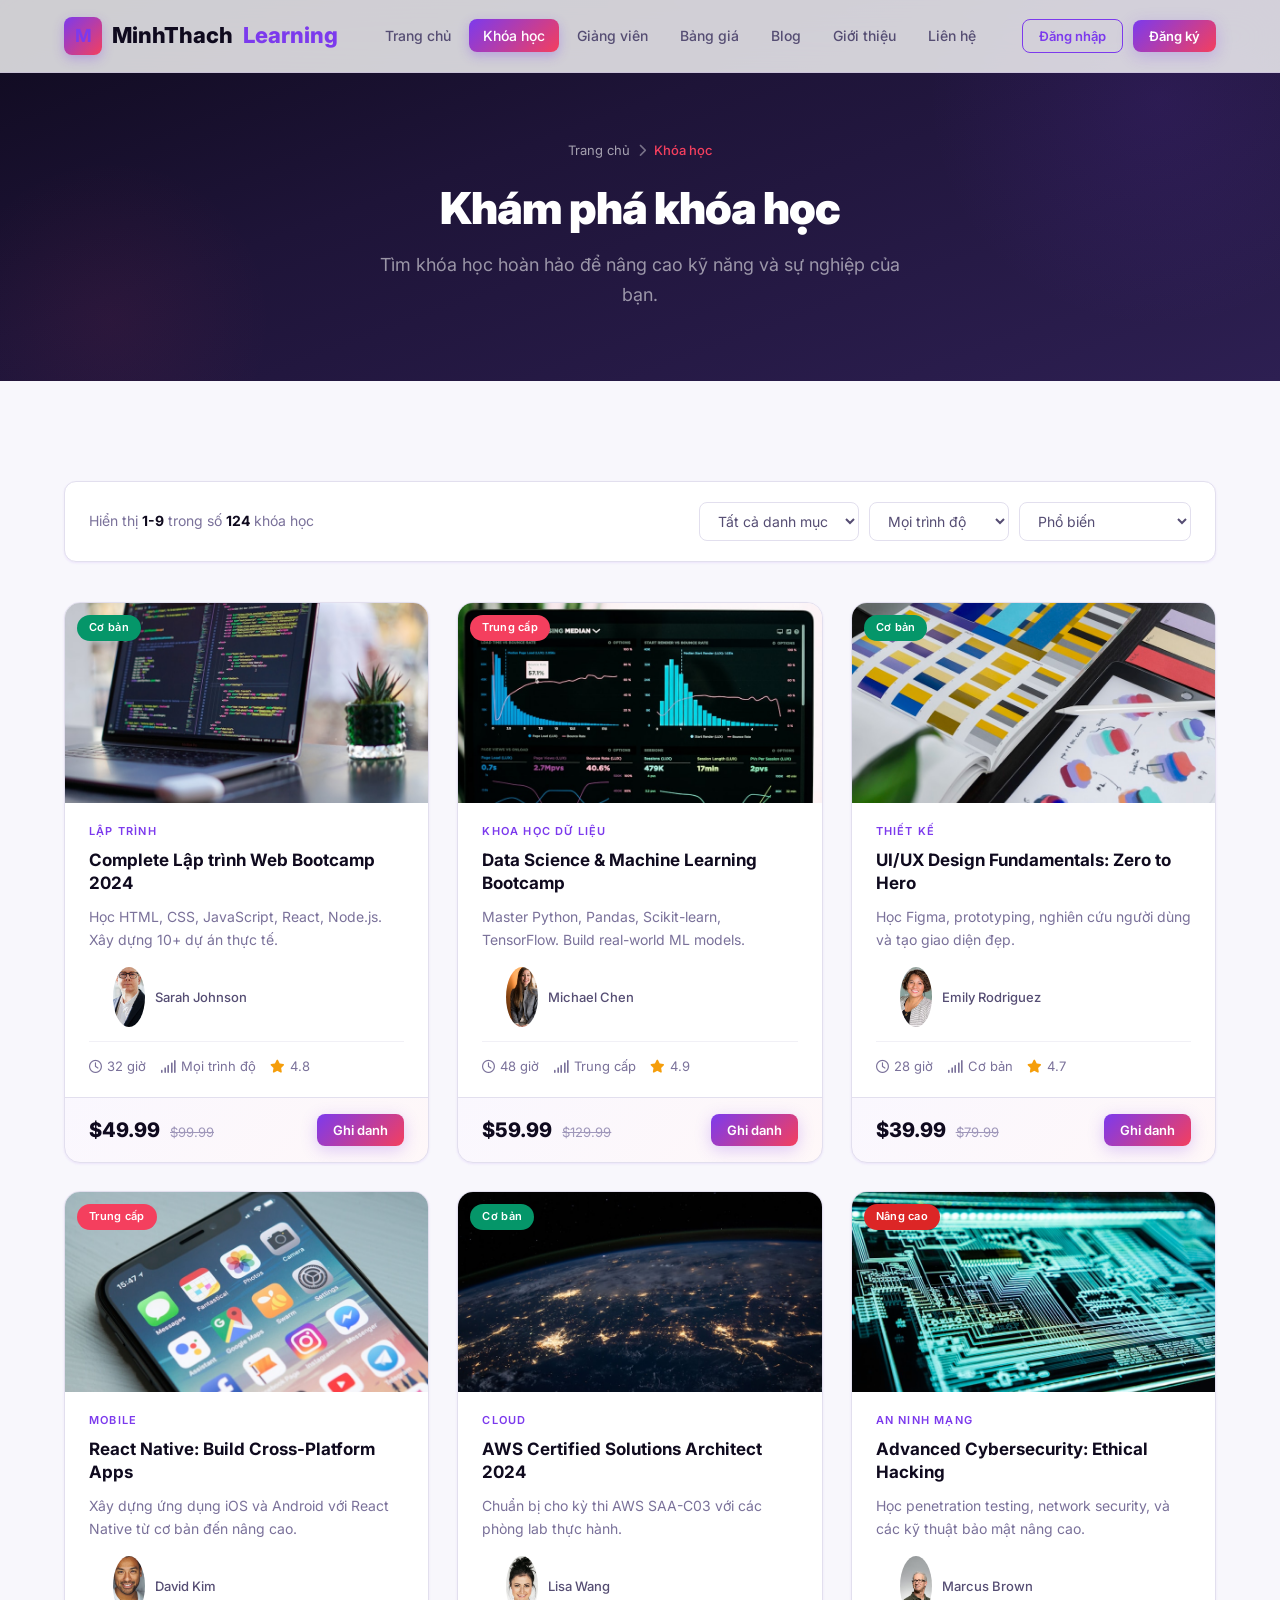
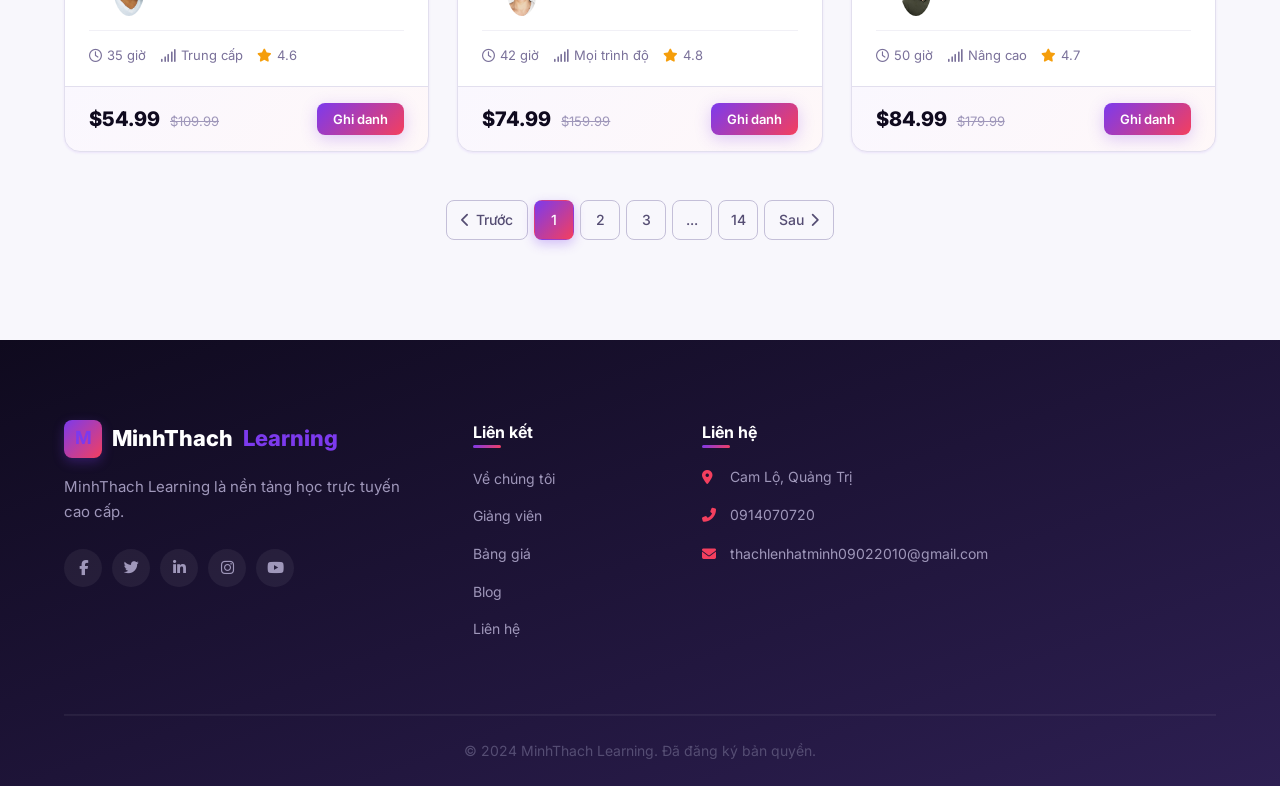
<file: courses.html>
<!DOCTYPE html>
<html lang="vi">
<head>
  <meta charset="UTF-8" />
  <meta name="viewport" content="width=device-width, initial-scale=1.0" />
  <meta name="description" content="Duyệt qua bộ sưu tập khóa học trực tuyến phong phú của chúng tôi." />
  <title>Khóa học - MinhThach Learning</title>
  <link rel="stylesheet" href="https://cdnjs.cloudflare.com/ajax/libs/font-awesome/6.5.0/css/all.min.css" />
  <link rel="stylesheet" href="css/variables.css" />
  <link rel="stylesheet" href="css/base.css" />
  <link rel="stylesheet" href="css/header.css" />
  <link rel="stylesheet" href="css/hero.css" />
  <link rel="stylesheet" href="css/components.css" />
  <link rel="stylesheet" href="css/sections.css" />
  <link rel="stylesheet" href="css/pages.css" />
  <link rel="stylesheet" href="css/footer.css" />
  <link rel="stylesheet" href="css/utilities.css" />
  <link rel="stylesheet" href="css/responsive.css" />
</head>
<body>

  <header class="header">
    <nav class="navbar">
      <a href="index.html" class="logo">
        <span class="logo-icon">M</span>
        MinhThach<span> Learning</span>
      </a>
      <input type="checkbox" id="menu-toggle" />
      <label for="menu-toggle" class="menu-toggle">
        <span></span><span></span><span></span>
      </label>
      <ul class="nav-menu">
        <li><a href="index.html" class="nav-link">Trang chủ</a></li>
        <li><a href="courses.html" class="nav-link active">Khóa học</a></li>
        <li><a href="instructors.html" class="nav-link">Giảng viên</a></li>
        <li><a href="pricing.html" class="nav-link">Bảng giá</a></li>
        <li><a href="blog.html" class="nav-link">Blog</a></li>
        <li><a href="about.html" class="nav-link">Giới thiệu</a></li>
        <li><a href="contact.html" class="nav-link">Liên hệ</a></li>
        <li class="mobile-only">
          <a href="login.html" class="btn btn-outline">Đăng nhập</a>
          <a href="register.html" class="btn btn-primary">Đăng ký</a>
        </li>
      </ul>
      <div class="nav-buttons">
        <a href="login.html" class="btn btn-outline btn-sm">Đăng nhập</a>
        <a href="register.html" class="btn btn-primary btn-sm">Đăng ký</a>
      </div>
    </nav>
  </header>

  <section class="page-hero">
    <div class="container">
      <nav class="breadcrumb">
        <a href="index.html">Trang chủ</a>
        <i class="fas fa-chevron-right"></i>
        <span class="current">Khóa học</span>
      </nav>
      <h1 class="page-hero-title">Khám phá khóa học</h1>
      <p class="page-hero-text">Tìm khóa học hoàn hảo để nâng cao kỹ năng và sự nghiệp của bạn.</p>
    </div>
  </section>

  <section class="section">
    <div class="container">
      <div class="courses-toolbar">
        <div class="courses-count">Hiển thị <strong>1-9</strong> trong số <strong>124</strong> khóa học</div>
        <div class="courses-filters">
          <select class="filter-select">
            <option>Tất cả danh mục</option>
            <option>Lập trình</option><option>Khoa học dữ liệu</option><option>Thiết kế</option>
            <option>Kinh doanh</option><option>Mobile</option><option>An ninh mạng</option><option>Cloud</option><option>AI & ML</option>
          </select>
          <select class="filter-select">
            <option>Mọi trình độ</option><option>Cơ bản</option><option>Trung cấp</option><option>Nâng cao</option>
          </select>
          <select class="filter-select">
            <option>Phổ biến</option><option>Mới nhất</option><option>Giá: Thấp đến Cao</option><option>Giá: Cao đến Thấp</option><option>Đánh giá cao nhất</option>
          </select>
        </div>
      </div>

      <div class="courses-grid">
        <article class="course-card">
          <div class="course-card-image">
            <img src="images/course1.jpg" alt="Lập trình Web" />
            <span class="course-card-badge badge-beginner">Cơ bản</span>
          </div>
          <div class="course-card-body">
            <div class="course-card-category">Lập trình</div>
            <h3 class="course-card-title"><a href="course-detail.html">Complete Lập trình Web Bootcamp 2024</a></h3>
            <p class="course-card-description">Học HTML, CSS, JavaScript, React, Node.js. Xây dựng 10+ dự án thực tế.</p>
            <div class="course-card-instructor">
              <img src="images/instructor1.jpg" alt="Sarah Johnson" />
              <span class="course-card-instructor-name">Sarah Johnson</span>
            </div>
            <div class="course-card-meta">
              <span class="course-card-meta-item"><i class="far fa-clock"></i> 32 giờ</span>
              <span class="course-card-meta-item"><i class="fas fa-signal"></i> Mọi trình độ</span>
              <span class="course-card-meta-item"><i class="fas fa-star"></i> 4.8</span>
            </div>
          </div>
          <div class="course-card-footer">
            <span class="course-card-price">$49.99 <span class="original">$99.99</span></span>
            <a href="course-detail.html" class="btn btn-primary btn-sm">Ghi danh</a>
          </div>
        </article>

        <article class="course-card">
          <div class="course-card-image">
            <img src="images/course2.jpg" alt="Data Science" />
            <span class="course-card-badge badge-intermediate">Trung cấp</span>
          </div>
          <div class="course-card-body">
            <div class="course-card-category">Khoa học dữ liệu</div>
            <h3 class="course-card-title"><a href="course-detail.html">Data Science & Machine Learning Bootcamp</a></h3>
            <p class="course-card-description">Master Python, Pandas, Scikit-learn, TensorFlow. Build real-world ML models.</p>
            <div class="course-card-instructor">
              <img src="images/instructor2.jpg" alt="Michael Chen" />
              <span class="course-card-instructor-name">Michael Chen</span>
            </div>
            <div class="course-card-meta">
              <span class="course-card-meta-item"><i class="far fa-clock"></i> 48 giờ</span>
              <span class="course-card-meta-item"><i class="fas fa-signal"></i> Trung cấp</span>
              <span class="course-card-meta-item"><i class="fas fa-star"></i> 4.9</span>
            </div>
          </div>
          <div class="course-card-footer">
            <span class="course-card-price">$59.99 <span class="original">$129.99</span></span>
            <a href="course-detail.html" class="btn btn-primary btn-sm">Ghi danh</a>
          </div>
        </article>

        <article class="course-card">
          <div class="course-card-image">
            <img src="images/course3.jpg" alt="UI/UX Design" />
            <span class="course-card-badge badge-beginner">Cơ bản</span>
          </div>
          <div class="course-card-body">
            <div class="course-card-category">Thiết kế</div>
            <h3 class="course-card-title"><a href="course-detail.html">UI/UX Design Fundamentals: Zero to Hero</a></h3>
            <p class="course-card-description">Học Figma, prototyping, nghiên cứu người dùng và tạo giao diện đẹp.</p>
            <div class="course-card-instructor">
              <img src="images/instructor3.jpg" alt="Emily Rodriguez" />
              <span class="course-card-instructor-name">Emily Rodriguez</span>
            </div>
            <div class="course-card-meta">
              <span class="course-card-meta-item"><i class="far fa-clock"></i> 28 giờ</span>
              <span class="course-card-meta-item"><i class="fas fa-signal"></i> Cơ bản</span>
              <span class="course-card-meta-item"><i class="fas fa-star"></i> 4.7</span>
            </div>
          </div>
          <div class="course-card-footer">
            <span class="course-card-price">$39.99 <span class="original">$79.99</span></span>
            <a href="course-detail.html" class="btn btn-primary btn-sm">Ghi danh</a>
          </div>
        </article>

        <article class="course-card">
          <div class="course-card-image">
            <img src="images/course4.jpg" alt="React Native" />
            <span class="course-card-badge badge-intermediate">Trung cấp</span>
          </div>
          <div class="course-card-body">
            <div class="course-card-category">Mobile</div>
            <h3 class="course-card-title"><a href="course-detail.html">React Native: Build Cross-Platform Apps</a></h3>
            <p class="course-card-description">Xây dựng ứng dụng iOS và Android với React Native từ cơ bản đến nâng cao.</p>
            <div class="course-card-instructor">
              <img src="images/instructor4.jpg" alt="David Kim" />
              <span class="course-card-instructor-name">David Kim</span>
            </div>
            <div class="course-card-meta">
              <span class="course-card-meta-item"><i class="far fa-clock"></i> 35 giờ</span>
              <span class="course-card-meta-item"><i class="fas fa-signal"></i> Trung cấp</span>
              <span class="course-card-meta-item"><i class="fas fa-star"></i> 4.6</span>
            </div>
          </div>
          <div class="course-card-footer">
            <span class="course-card-price">$54.99 <span class="original">$109.99</span></span>
            <a href="course-detail.html" class="btn btn-primary btn-sm">Ghi danh</a>
          </div>
        </article>

        <article class="course-card">
          <div class="course-card-image">
            <img src="images/course5.jpg" alt="AWS Cloud" />
            <span class="course-card-badge badge-beginner">Cơ bản</span>
          </div>
          <div class="course-card-body">
            <div class="course-card-category">Cloud</div>
            <h3 class="course-card-title"><a href="course-detail.html">AWS Certified Solutions Architect 2024</a></h3>
            <p class="course-card-description">Chuẩn bị cho kỳ thi AWS SAA-C03 với các phòng lab thực hành.</p>
            <div class="course-card-instructor">
              <img src="images/instructor5.jpg" alt="Lisa Wang" />
              <span class="course-card-instructor-name">Lisa Wang</span>
            </div>
            <div class="course-card-meta">
              <span class="course-card-meta-item"><i class="far fa-clock"></i> 42 giờ</span>
              <span class="course-card-meta-item"><i class="fas fa-signal"></i> Mọi trình độ</span>
              <span class="course-card-meta-item"><i class="fas fa-star"></i> 4.8</span>
            </div>
          </div>
          <div class="course-card-footer">
            <span class="course-card-price">$74.99 <span class="original">$159.99</span></span>
            <a href="course-detail.html" class="btn btn-primary btn-sm">Ghi danh</a>
          </div>
        </article>

        <article class="course-card">
          <div class="course-card-image">
            <img src="images/course6.jpg" alt="Cybersecurity" />
            <span class="course-card-badge badge-advanced">Nâng cao</span>
          </div>
          <div class="course-card-body">
            <div class="course-card-category">An ninh mạng</div>
            <h3 class="course-card-title"><a href="course-detail.html">Advanced Cybersecurity: Ethical Hacking</a></h3>
            <p class="course-card-description">Học penetration testing, network security, và các kỹ thuật bảo mật nâng cao.</p>
            <div class="course-card-instructor">
              <img src="images/instructor6.jpg" alt="Marcus Brown" />
              <span class="course-card-instructor-name">Marcus Brown</span>
            </div>
            <div class="course-card-meta">
              <span class="course-card-meta-item"><i class="far fa-clock"></i> 50 giờ</span>
              <span class="course-card-meta-item"><i class="fas fa-signal"></i> Nâng cao</span>
              <span class="course-card-meta-item"><i class="fas fa-star"></i> 4.7</span>
            </div>
          </div>
          <div class="course-card-footer">
            <span class="course-card-price">$84.99 <span class="original">$179.99</span></span>
            <a href="course-detail.html" class="btn btn-primary btn-sm">Ghi danh</a>
          </div>
        </article>
      </div>

      <nav class="pagination" aria-label="Phân trang">
        <a href="#" class="next-prev"><i class="fas fa-chevron-left"></i> Trước</a>
        <a href="#" class="active">1</a>
        <a href="#">2</a>
        <a href="#">3</a>
        <a href="#">...</a>
        <a href="#">14</a>
        <a href="#" class="next-prev">Sau <i class="fas fa-chevron-right"></i></a>
      </nav>
    </div>
  </section>

  <footer class="footer">
    <div class="container">
      <div class="footer-grid">
        <div class="footer-brand">
          <a href="index.html" class="logo"><span class="logo-icon">M</span>MinhThach<span> Learning</span></a>
          <p class="footer-description">MinhThach Learning là nền tảng học trực tuyến cao cấp.</p>
          <div class="footer-social">
            <a href="#" aria-label="Facebook"><i class="fab fa-facebook-f"></i></a>
            <a href="#" aria-label="Twitter"><i class="fab fa-twitter"></i></a>
            <a href="#" aria-label="LinkedIn"><i class="fab fa-linkedin-in"></i></a>
            <a href="#" aria-label="Instagram"><i class="fab fa-instagram"></i></a>
            <a href="#" aria-label="YouTube"><i class="fab fa-youtube"></i></a>
          </div>
        </div>
        <div>
          <h3 class="footer-heading">Liên kết</h3>
          <ul class="footer-links">
            <li><a href="about.html">Về chúng tôi</a></li>
            <li><a href="instructors.html">Giảng viên</a></li>
            <li><a href="pricing.html">Bảng giá</a></li>
            <li><a href="blog.html">Blog</a></li>
            <li><a href="contact.html">Liên hệ</a></li>
          </ul>
        </div>
        <div>
          <h3 class="footer-heading">Liên hệ</h3>
          <ul class="footer-contact">
            <li><i class="fas fa-map-marker-alt"></i><span>Cam Lộ, Quảng Trị</span></li>
            <li><i class="fas fa-phone-alt"></i><span>0914070720</span></li>
            <li><i class="fas fa-envelope"></i><span>thachlenhatminh09022010@gmail.com</span></li>
          </ul>
        </div>
      </div>
      <div class="footer-bottom">
        <p>&copy; 2024 MinhThach Learning. Đã đăng ký bản quyền.</p>
      </div>
    </div>
  </footer>

</body>
</html>
</file>
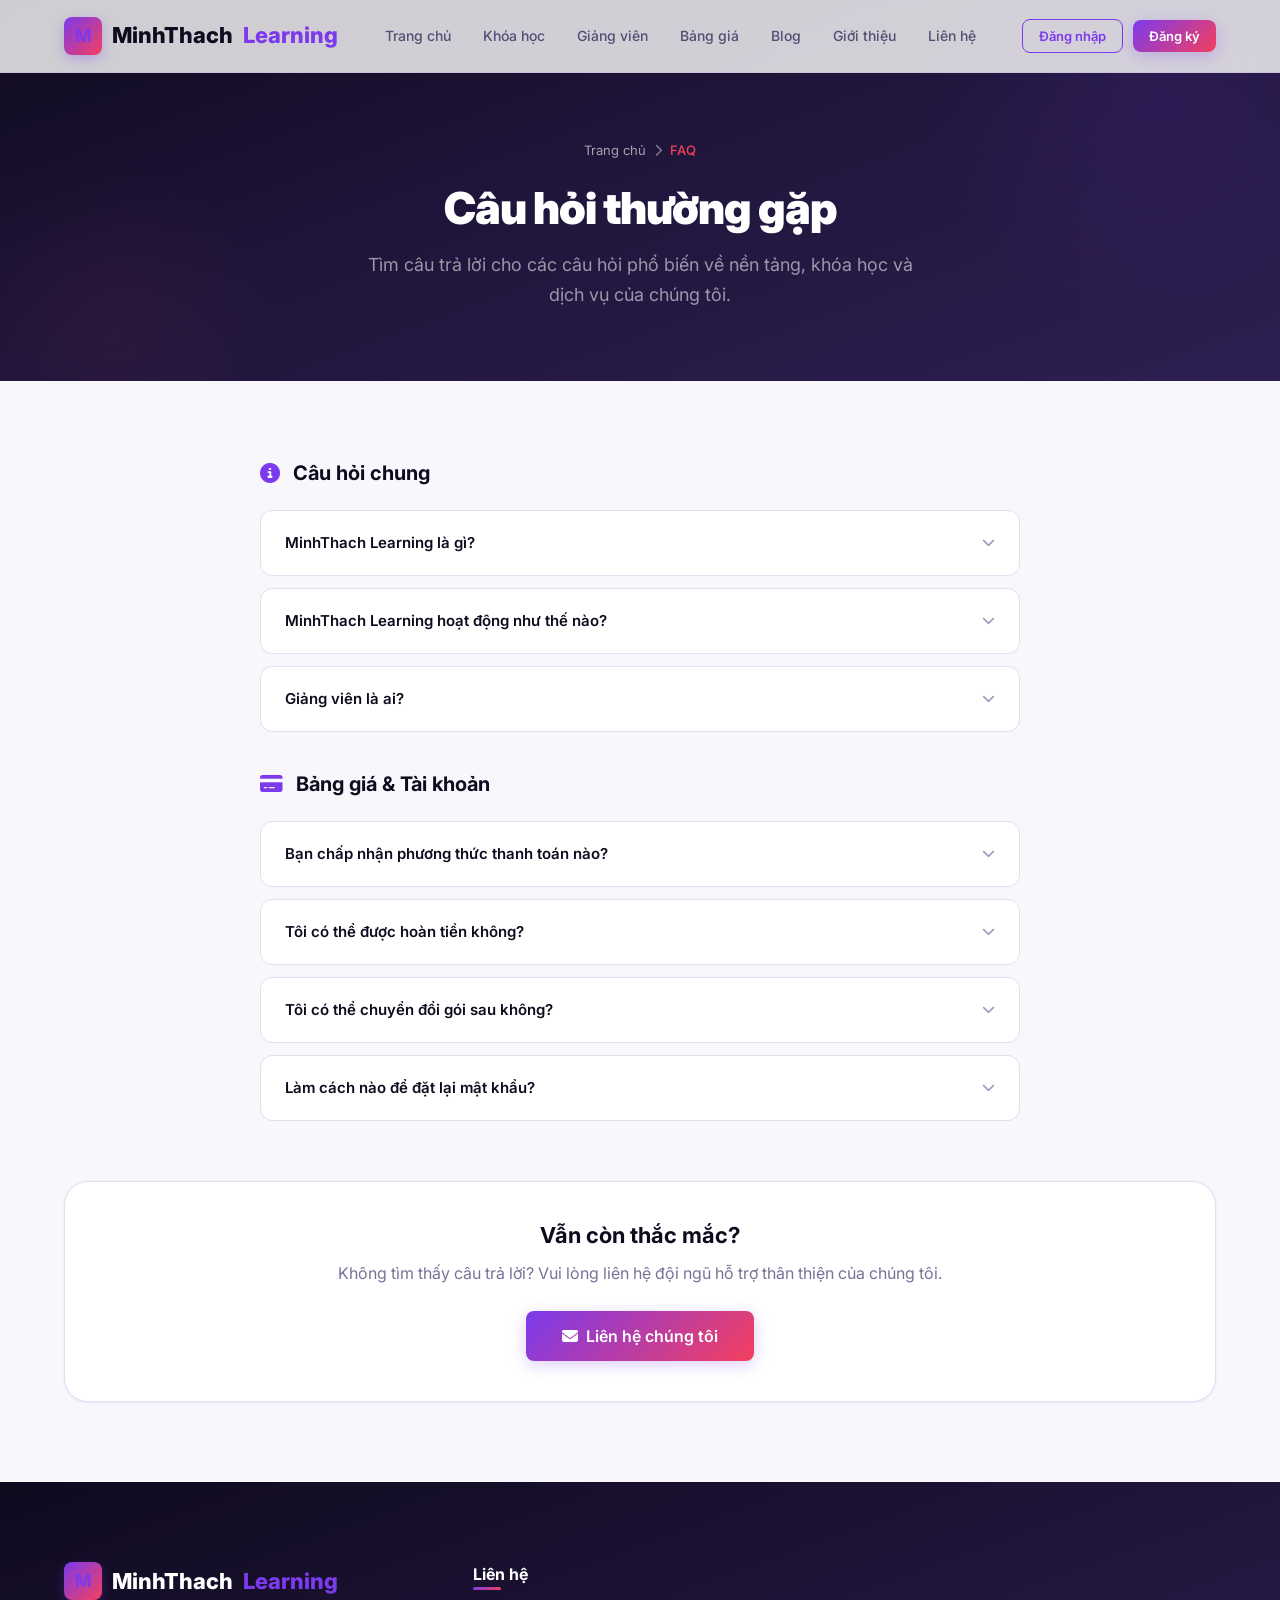
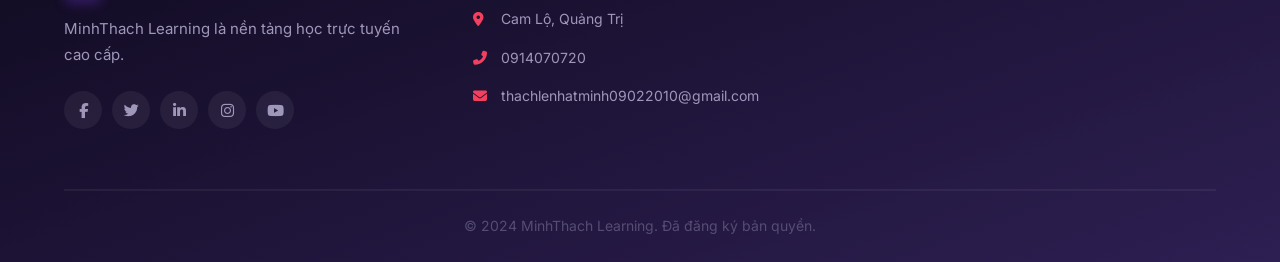
<file: faq.html>
<!DOCTYPE html>
<html lang="vi">
<head>
  <meta charset="UTF-8" />
  <meta name="viewport" content="width=device-width, initial-scale=1.0" />
  <meta name="description" content="Câu hỏi thường gặp về MinhThach Learning." />
  <title>FAQ - MinhThach Learning</title>
  <link rel="stylesheet" href="https://cdnjs.cloudflare.com/ajax/libs/font-awesome/6.5.0/css/all.min.css" />
  <link rel="stylesheet" href="css/variables.css" />
  <link rel="stylesheet" href="css/base.css" />
  <link rel="stylesheet" href="css/header.css" />
  <link rel="stylesheet" href="css/hero.css" />
  <link rel="stylesheet" href="css/components.css" />
  <link rel="stylesheet" href="css/sections.css" />
  <link rel="stylesheet" href="css/pages.css" />
  <link rel="stylesheet" href="css/footer.css" />
  <link rel="stylesheet" href="css/utilities.css" />
  <link rel="stylesheet" href="css/responsive.css" />
</head>
<body>

  <header class="header">
    <nav class="navbar">
      <a href="index.html" class="logo">
        <span class="logo-icon">M</span>
        MinhThach<span> Learning</span>
      </a>
      <input type="checkbox" id="menu-toggle" />
      <label for="menu-toggle" class="menu-toggle">
        <span></span><span></span><span></span>
      </label>
      <ul class="nav-menu">
        <li><a href="index.html" class="nav-link">Trang chủ</a></li>
        <li><a href="courses.html" class="nav-link">Khóa học</a></li>
        <li><a href="instructors.html" class="nav-link">Giảng viên</a></li>
        <li><a href="pricing.html" class="nav-link">Bảng giá</a></li>
        <li><a href="blog.html" class="nav-link">Blog</a></li>
        <li><a href="about.html" class="nav-link">Giới thiệu</a></li>
        <li><a href="contact.html" class="nav-link">Liên hệ</a></li>
        <li class="mobile-only">
          <a href="login.html" class="btn btn-outline">Đăng nhập</a>
          <a href="register.html" class="btn btn-primary">Đăng ký</a>
        </li>
      </ul>
      <div class="nav-buttons">
        <a href="login.html" class="btn btn-outline btn-sm">Đăng nhập</a>
        <a href="register.html" class="btn btn-primary btn-sm">Đăng ký</a>
      </div>
    </nav>
  </header>

  <section class="page-hero">
    <div class="container">
      <nav class="breadcrumb">
        <a href="index.html">Trang chủ</a>
        <i class="fas fa-chevron-right"></i>
        <span class="current">FAQ</span>
      </nav>
      <h1 class="page-hero-title">Câu hỏi thường gặp</h1>
      <p class="page-hero-text">
        Tìm câu trả lời cho các câu hỏi phổ biến về nền tảng, khóa học và dịch vụ của chúng tôi.
      </p>
    </div>
  </section>

  <section class="faq-section">
    <div class="container">
      <div class="faq-list">
        <h2 class="section-heading"><i class="fas fa-info-circle"></i> Câu hỏi chung</h2>

        <details class="faq-item">
          <summary class="faq-question">
            <span>MinhThach Learning là gì?</span>
            <i class="fas fa-chevron-down"></i>
          </summary>
          <div class="faq-answer">
            MinhThach Learning là nền tảng học trực tuyến cao cấp, cung cấp các khóa học từ chuyên gia trong lập trình, khoa học dữ liệu, thiết kế, kinh doanh và nhiều lĩnh vực khác.
          </div>
        </details>

        <details class="faq-item">
          <summary class="faq-question">
            <span>MinhThach Learning hoạt động như thế nào?</span>
            <i class="fas fa-chevron-down"></i>
          </summary>
          <div class="faq-answer">
            Tạo tài khoản, duyệt qua danh mục 500+ khóa học và bắt đầu học. Bạn có thể học theo tốc độ của riêng mình với quyền truy cập trọn đời vào tài liệu khóa học.
          </div>
        </details>

        <details class="faq-item">
          <summary class="faq-question">
            <span>Giảng viên là ai?</span>
            <i class="fas fa-chevron-down"></i>
          </summary>
          <div class="faq-answer">
            Giảng viên của chúng tôi là các chuyên gia trong ngành với nhiều năm kinh nghiệm thực tế, bao gồm senior developer, data scientists, và nhà thiết kế đạt giải thưởng.
          </div>
        </details>

        <h2 class="section-heading" style="margin-top: 40px;"><i class="fas fa-credit-card"></i> Bảng giá & Tài khoản</h2>

        <details class="faq-item">
          <summary class="faq-question">
            <span>Bạn chấp nhận phương thức thanh toán nào?</span>
            <i class="fas fa-chevron-down"></i>
          </summary>
          <div class="faq-answer">
            Chúng tôi chấp nhận thẻ tín dụng chính (Visa, Mastercard, American Express) và PayPal.
          </div>
        </details>

        <details class="faq-item">
          <summary class="faq-question">
            <span>Tôi có thể được hoàn tiền không?</span>
            <i class="fas fa-chevron-down"></i>
          </summary>
          <div class="faq-answer">
            Có! Chúng tôi cung cấp bảo đảm hoàn tiền trong 30 ngày cho tất cả gói.
          </div>
        </details>

        <details class="faq-item">
          <summary class="faq-question">
            <span>Tôi có thể chuyển đổi gói sau không?</span>
            <i class="fas fa-chevron-down"></i>
          </summary>
          <div class="faq-answer">
            Hoàn toàn được! Bạn có thể nâng cấp hoặc hạ cấp gói bất kỳ lúc nào.
          </div>
        </details>

        <details class="faq-item">
          <summary class="faq-question">
            <span>Làm cách nào để đặt lại mật khẩu?</span>
            <i class="fas fa-chevron-down"></i>
          </summary>
          <div class="faq-answer">
            Click vào "Quên mật khẩu?" trên trang đăng nhập, nhập email và chúng tôi sẽ gửi link đặt lại mật khẩu.
          </div>
        </details>
      </div>

      <div class="contact-cta-box">
        <h2>Vẫn còn thắc mắc?</h2>
        <p>Không tìm thấy câu trả lời? Vui lòng liên hệ đội ngũ hỗ trợ thân thiện của chúng tôi.</p>
        <a href="contact.html" class="btn btn-primary btn-lg">
          <i class="fas fa-envelope"></i> Liên hệ chúng tôi
        </a>
      </div>
    </div>
  </section>

  <footer class="footer">
    <div class="container">
      <div class="footer-grid">
        <div class="footer-brand">
          <a href="index.html" class="logo">
            <span class="logo-icon">M</span>
            MinhThach<span> Learning</span>
          </a>
          <p class="footer-description">MinhThach Learning là nền tảng học trực tuyến cao cấp.</p>
          <div class="footer-social">
            <a href="#" aria-label="Facebook"><i class="fab fa-facebook-f"></i></a>
            <a href="#" aria-label="Twitter"><i class="fab fa-twitter"></i></a>
            <a href="#" aria-label="LinkedIn"><i class="fab fa-linkedin-in"></i></a>
            <a href="#" aria-label="Instagram"><i class="fab fa-instagram"></i></a>
            <a href="#" aria-label="YouTube"><i class="fab fa-youtube"></i></a>
          </div>
        </div>
        <div>
          <h3 class="footer-heading">Liên hệ</h3>
          <ul class="footer-contact">
            <li><i class="fas fa-map-marker-alt"></i><span>Cam Lộ, Quảng Trị</span></li>
            <li><i class="fas fa-phone-alt"></i><span>0914070720</span></li>
            <li><i class="fas fa-envelope"></i><span>thachlenhatminh09022010@gmail.com</span></li>
          </ul>
        </div>
      </div>
      <div class="footer-bottom">
        <p>&copy; 2024 MinhThach Learning. Đã đăng ký bản quyền.</p>
      </div>
    </div>
  </footer>

</body>
</html>
</file>
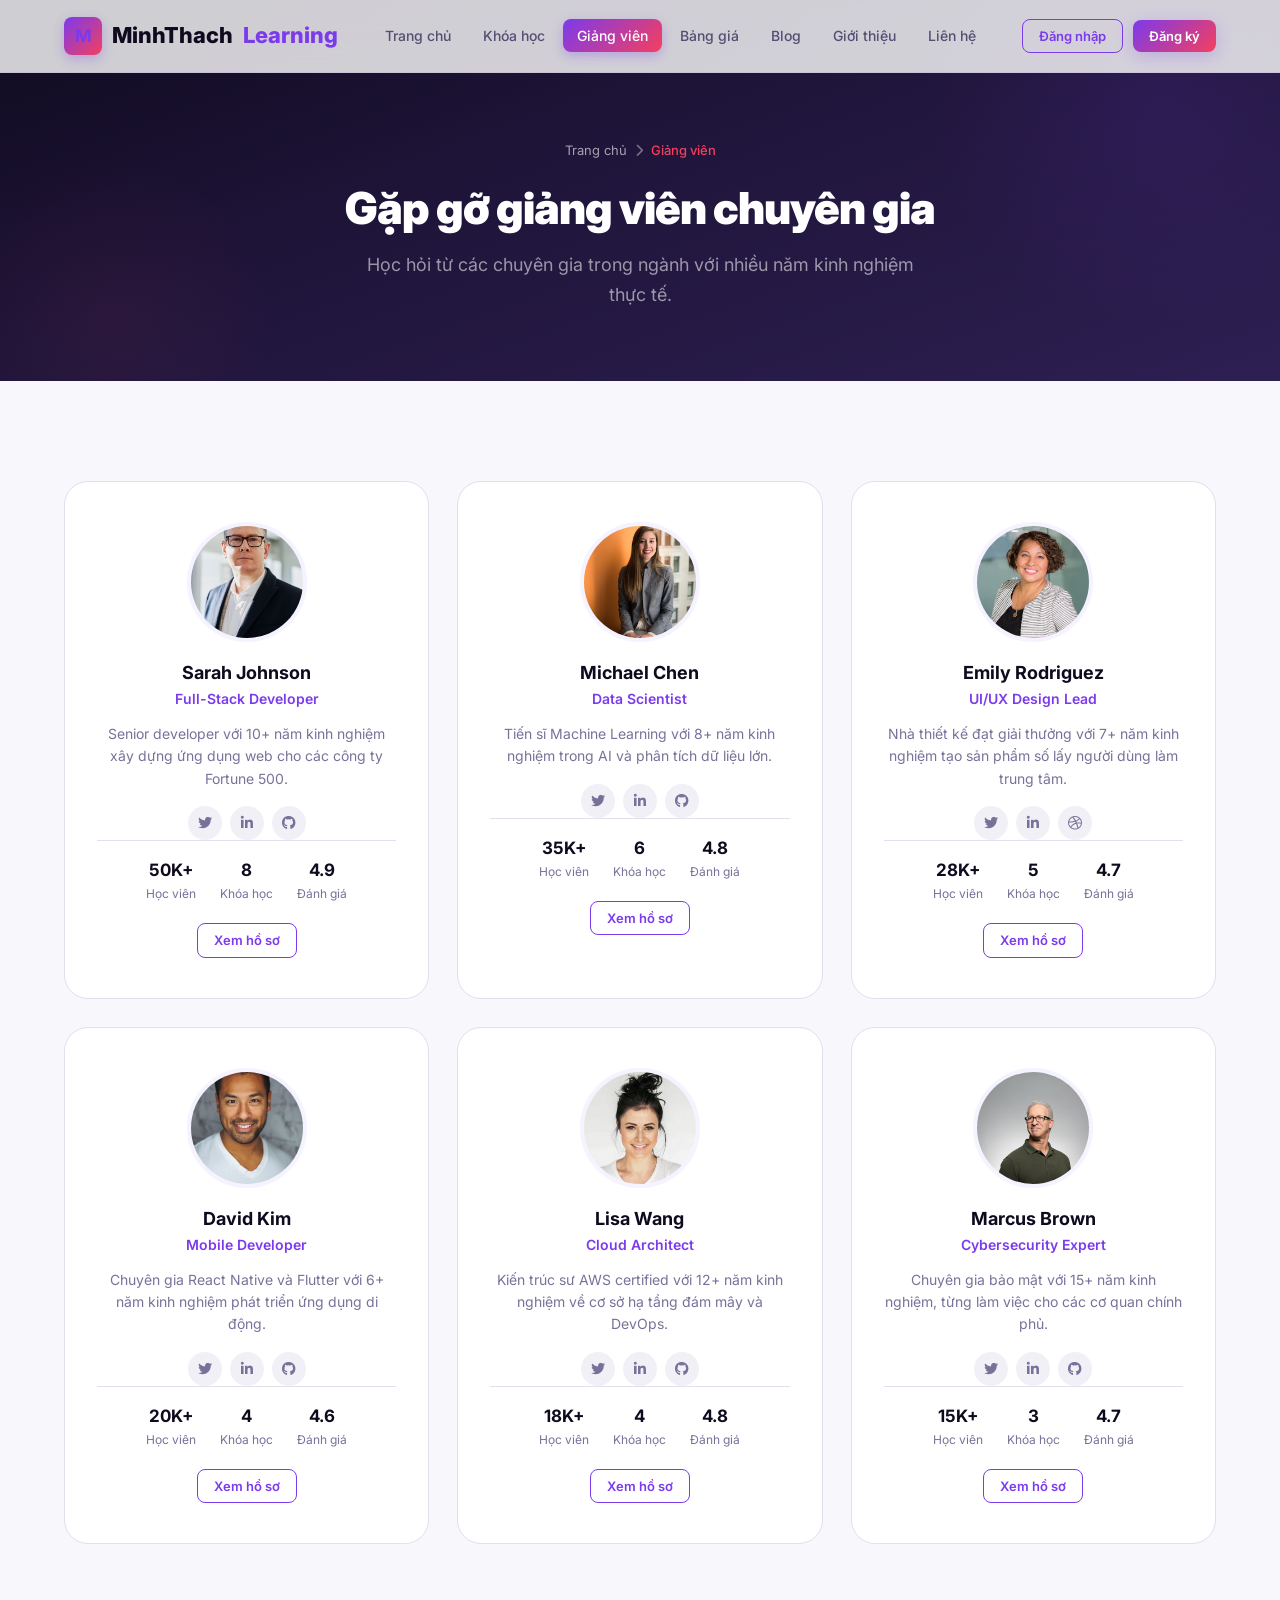
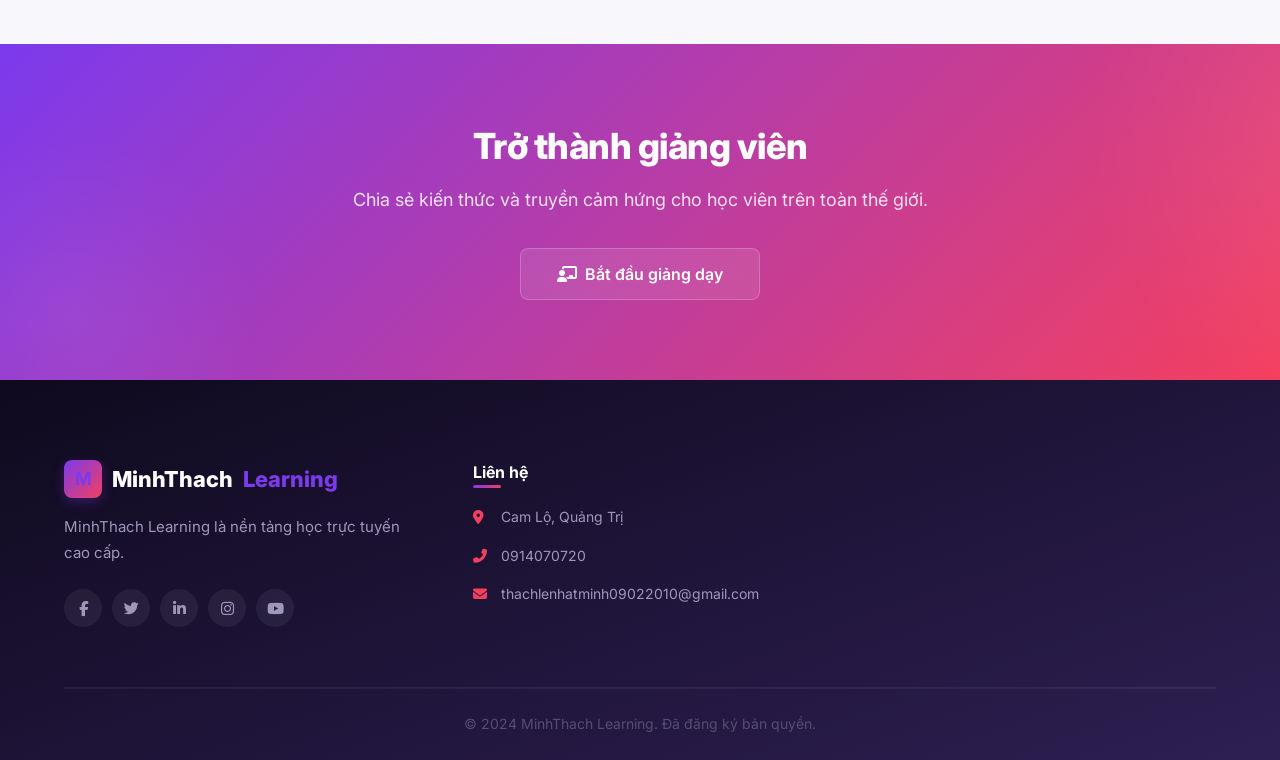
<file: instructors.html>
<!DOCTYPE html>
<html lang="vi">
<head>
  <meta charset="UTF-8" />
  <meta name="viewport" content="width=device-width, initial-scale=1.0" />
  <meta name="description" content="Gặp gỡ các giảng viên chuyên gia của MinhThach Learning." />
  <title>Giảng viên - MinhThach Learning</title>
  <link rel="stylesheet" href="https://cdnjs.cloudflare.com/ajax/libs/font-awesome/6.5.0/css/all.min.css" />
  <link rel="stylesheet" href="css/variables.css" />
  <link rel="stylesheet" href="css/base.css" />
  <link rel="stylesheet" href="css/header.css" />
  <link rel="stylesheet" href="css/hero.css" />
  <link rel="stylesheet" href="css/components.css" />
  <link rel="stylesheet" href="css/sections.css" />
  <link rel="stylesheet" href="css/pages.css" />
  <link rel="stylesheet" href="css/footer.css" />
  <link rel="stylesheet" href="css/utilities.css" />
  <link rel="stylesheet" href="css/responsive.css" />
</head>
<body>

  <header class="header">
    <nav class="navbar">
      <a href="index.html" class="logo">
        <span class="logo-icon">M</span>
        MinhThach<span> Learning</span>
      </a>
      <input type="checkbox" id="menu-toggle" />
      <label for="menu-toggle" class="menu-toggle">
        <span></span><span></span><span></span>
      </label>
      <ul class="nav-menu">
        <li><a href="index.html" class="nav-link">Trang chủ</a></li>
        <li><a href="courses.html" class="nav-link">Khóa học</a></li>
        <li><a href="instructors.html" class="nav-link active">Giảng viên</a></li>
        <li><a href="pricing.html" class="nav-link">Bảng giá</a></li>
        <li><a href="blog.html" class="nav-link">Blog</a></li>
        <li><a href="about.html" class="nav-link">Giới thiệu</a></li>
        <li><a href="contact.html" class="nav-link">Liên hệ</a></li>
        <li class="mobile-only">
          <a href="login.html" class="btn btn-outline">Đăng nhập</a>
          <a href="register.html" class="btn btn-primary">Đăng ký</a>
        </li>
      </ul>
      <div class="nav-buttons">
        <a href="login.html" class="btn btn-outline btn-sm">Đăng nhập</a>
        <a href="register.html" class="btn btn-primary btn-sm">Đăng ký</a>
      </div>
    </nav>
  </header>

  <section class="page-hero">
    <div class="container">
      <nav class="breadcrumb">
        <a href="index.html">Trang chủ</a>
        <i class="fas fa-chevron-right"></i>
        <span class="current">Giảng viên</span>
      </nav>
      <h1 class="page-hero-title">Gặp gỡ giảng viên chuyên gia</h1>
      <p class="page-hero-text">Học hỏi từ các chuyên gia trong ngành với nhiều năm kinh nghiệm thực tế.</p>
    </div>
  </section>

  <section class="section">
    <div class="container">
      <div class="instructors-grid">
        <div class="instructor-profile-card">
          <img src="images/instructor1.jpg" alt="Sarah Johnson" />
          <h3>Sarah Johnson</h3>
          <p class="role">Full-Stack Developer</p>
          <p>Senior developer với 10+ năm kinh nghiệm xây dựng ứng dụng web cho các công ty Fortune 500.</p>
          <div class="instructor-social">
            <a href="#" aria-label="Twitter"><i class="fab fa-twitter"></i></a>
            <a href="#" aria-label="LinkedIn"><i class="fab fa-linkedin-in"></i></a>
            <a href="#" aria-label="GitHub"><i class="fab fa-github"></i></a>
          </div>
          <div class="instructor-profile-stats">
            <div><div class="instructor-profile-stat-value">50K+</div><div class="instructor-profile-stat-label">Học viên</div></div>
            <div><div class="instructor-profile-stat-value">8</div><div class="instructor-profile-stat-label">Khóa học</div></div>
            <div><div class="instructor-profile-stat-value">4.9</div><div class="instructor-profile-stat-label">Đánh giá</div></div>
          </div>
          <a href="instructor-detail.html" class="btn btn-outline btn-sm" style="margin-top:20px">Xem hồ sơ</a>
        </div>

        <div class="instructor-profile-card">
          <img src="images/instructor2.jpg" alt="Michael Chen" />
          <h3>Michael Chen</h3>
          <p class="role">Data Scientist</p>
          <p>Tiến sĩ Machine Learning với 8+ năm kinh nghiệm trong AI và phân tích dữ liệu lớn.</p>
          <div class="instructor-social">
            <a href="#" aria-label="Twitter"><i class="fab fa-twitter"></i></a>
            <a href="#" aria-label="LinkedIn"><i class="fab fa-linkedin-in"></i></a>
            <a href="#" aria-label="GitHub"><i class="fab fa-github"></i></a>
          </div>
          <div class="instructor-profile-stats">
            <div><div class="instructor-profile-stat-value">35K+</div><div class="instructor-profile-stat-label">Học viên</div></div>
            <div><div class="instructor-profile-stat-value">6</div><div class="instructor-profile-stat-label">Khóa học</div></div>
            <div><div class="instructor-profile-stat-value">4.8</div><div class="instructor-profile-stat-label">Đánh giá</div></div>
          </div>
          <a href="instructor-detail.html" class="btn btn-outline btn-sm" style="margin-top:20px">Xem hồ sơ</a>
        </div>

        <div class="instructor-profile-card">
          <img src="images/instructor3.jpg" alt="Emily Rodriguez" />
          <h3>Emily Rodriguez</h3>
          <p class="role">UI/UX Design Lead</p>
          <p>Nhà thiết kế đạt giải thưởng với 7+ năm kinh nghiệm tạo sản phẩm số lấy người dùng làm trung tâm.</p>
          <div class="instructor-social">
            <a href="#" aria-label="Twitter"><i class="fab fa-twitter"></i></a>
            <a href="#" aria-label="LinkedIn"><i class="fab fa-linkedin-in"></i></a>
            <a href="#" aria-label="Dribbble"><i class="fab fa-dribbble"></i></a>
          </div>
          <div class="instructor-profile-stats">
            <div><div class="instructor-profile-stat-value">28K+</div><div class="instructor-profile-stat-label">Học viên</div></div>
            <div><div class="instructor-profile-stat-value">5</div><div class="instructor-profile-stat-label">Khóa học</div></div>
            <div><div class="instructor-profile-stat-value">4.7</div><div class="instructor-profile-stat-label">Đánh giá</div></div>
          </div>
          <a href="instructor-detail.html" class="btn btn-outline btn-sm" style="margin-top:20px">Xem hồ sơ</a>
        </div>

        <div class="instructor-profile-card">
          <img src="images/instructor4.jpg" alt="David Kim" />
          <h3>David Kim</h3>
          <p class="role">Mobile Developer</p>
          <p>Chuyên gia React Native và Flutter với 6+ năm kinh nghiệm phát triển ứng dụng di động.</p>
          <div class="instructor-social">
            <a href="#" aria-label="Twitter"><i class="fab fa-twitter"></i></a>
            <a href="#" aria-label="LinkedIn"><i class="fab fa-linkedin-in"></i></a>
            <a href="#" aria-label="GitHub"><i class="fab fa-github"></i></a>
          </div>
          <div class="instructor-profile-stats">
            <div><div class="instructor-profile-stat-value">20K+</div><div class="instructor-profile-stat-label">Học viên</div></div>
            <div><div class="instructor-profile-stat-value">4</div><div class="instructor-profile-stat-label">Khóa học</div></div>
            <div><div class="instructor-profile-stat-value">4.6</div><div class="instructor-profile-stat-label">Đánh giá</div></div>
          </div>
          <a href="instructor-detail.html" class="btn btn-outline btn-sm" style="margin-top:20px">Xem hồ sơ</a>
        </div>

        <div class="instructor-profile-card">
          <img src="images/instructor5.jpg" alt="Lisa Wang" />
          <h3>Lisa Wang</h3>
          <p class="role">Cloud Architect</p>
          <p>Kiến trúc sư AWS certified với 12+ năm kinh nghiệm về cơ sở hạ tầng đám mây và DevOps.</p>
          <div class="instructor-social">
            <a href="#" aria-label="Twitter"><i class="fab fa-twitter"></i></a>
            <a href="#" aria-label="LinkedIn"><i class="fab fa-linkedin-in"></i></a>
            <a href="#" aria-label="GitHub"><i class="fab fa-github"></i></a>
          </div>
          <div class="instructor-profile-stats">
            <div><div class="instructor-profile-stat-value">18K+</div><div class="instructor-profile-stat-label">Học viên</div></div>
            <div><div class="instructor-profile-stat-value">4</div><div class="instructor-profile-stat-label">Khóa học</div></div>
            <div><div class="instructor-profile-stat-value">4.8</div><div class="instructor-profile-stat-label">Đánh giá</div></div>
          </div>
          <a href="instructor-detail.html" class="btn btn-outline btn-sm" style="margin-top:20px">Xem hồ sơ</a>
        </div>

        <div class="instructor-profile-card">
          <img src="images/instructor6.jpg" alt="Marcus Brown" />
          <h3>Marcus Brown</h3>
          <p class="role">Cybersecurity Expert</p>
          <p>Chuyên gia bảo mật với 15+ năm kinh nghiệm, từng làm việc cho các cơ quan chính phủ.</p>
          <div class="instructor-social">
            <a href="#" aria-label="Twitter"><i class="fab fa-twitter"></i></a>
            <a href="#" aria-label="LinkedIn"><i class="fab fa-linkedin-in"></i></a>
            <a href="#" aria-label="GitHub"><i class="fab fa-github"></i></a>
          </div>
          <div class="instructor-profile-stats">
            <div><div class="instructor-profile-stat-value">15K+</div><div class="instructor-profile-stat-label">Học viên</div></div>
            <div><div class="instructor-profile-stat-value">3</div><div class="instructor-profile-stat-label">Khóa học</div></div>
            <div><div class="instructor-profile-stat-value">4.7</div><div class="instructor-profile-stat-label">Đánh giá</div></div>
          </div>
          <a href="instructor-detail.html" class="btn btn-outline btn-sm" style="margin-top:20px">Xem hồ sơ</a>
        </div>
      </div>
    </div>
  </section>

  <section class="cta">
    <div class="container">
      <h2 class="cta-title">Trở thành giảng viên</h2>
      <p class="cta-text">Chia sẻ kiến thức và truyền cảm hứng cho học viên trên toàn thế giới.</p>
      <div class="cta-actions">
        <a href="contact.html" class="btn btn-white btn-lg"><i class="fas fa-chalkboard-teacher"></i> Bắt đầu giảng dạy</a>
      </div>
    </div>
  </section>

  <footer class="footer">
    <div class="container">
      <div class="footer-grid">
        <div class="footer-brand">
          <a href="index.html" class="logo"><span class="logo-icon">M</span>MinhThach<span> Learning</span></a>
          <p class="footer-description">MinhThach Learning là nền tảng học trực tuyến cao cấp.</p>
          <div class="footer-social">
            <a href="#" aria-label="Facebook"><i class="fab fa-facebook-f"></i></a>
            <a href="#" aria-label="Twitter"><i class="fab fa-twitter"></i></a>
            <a href="#" aria-label="LinkedIn"><i class="fab fa-linkedin-in"></i></a>
            <a href="#" aria-label="Instagram"><i class="fab fa-instagram"></i></a>
            <a href="#" aria-label="YouTube"><i class="fab fa-youtube"></i></a>
          </div>
        </div>
        <div>
          <h3 class="footer-heading">Liên hệ</h3>
          <ul class="footer-contact">
            <li><i class="fas fa-map-marker-alt"></i><span>Cam Lộ, Quảng Trị</span></li>
            <li><i class="fas fa-phone-alt"></i><span>0914070720</span></li>
            <li><i class="fas fa-envelope"></i><span>thachlenhatminh09022010@gmail.com</span></li>
          </ul>
        </div>
      </div>
      <div class="footer-bottom">
        <p>&copy; 2024 MinhThach Learning. Đã đăng ký bản quyền.</p>
      </div>
    </div>
  </footer>

</body>
</html>
</file>
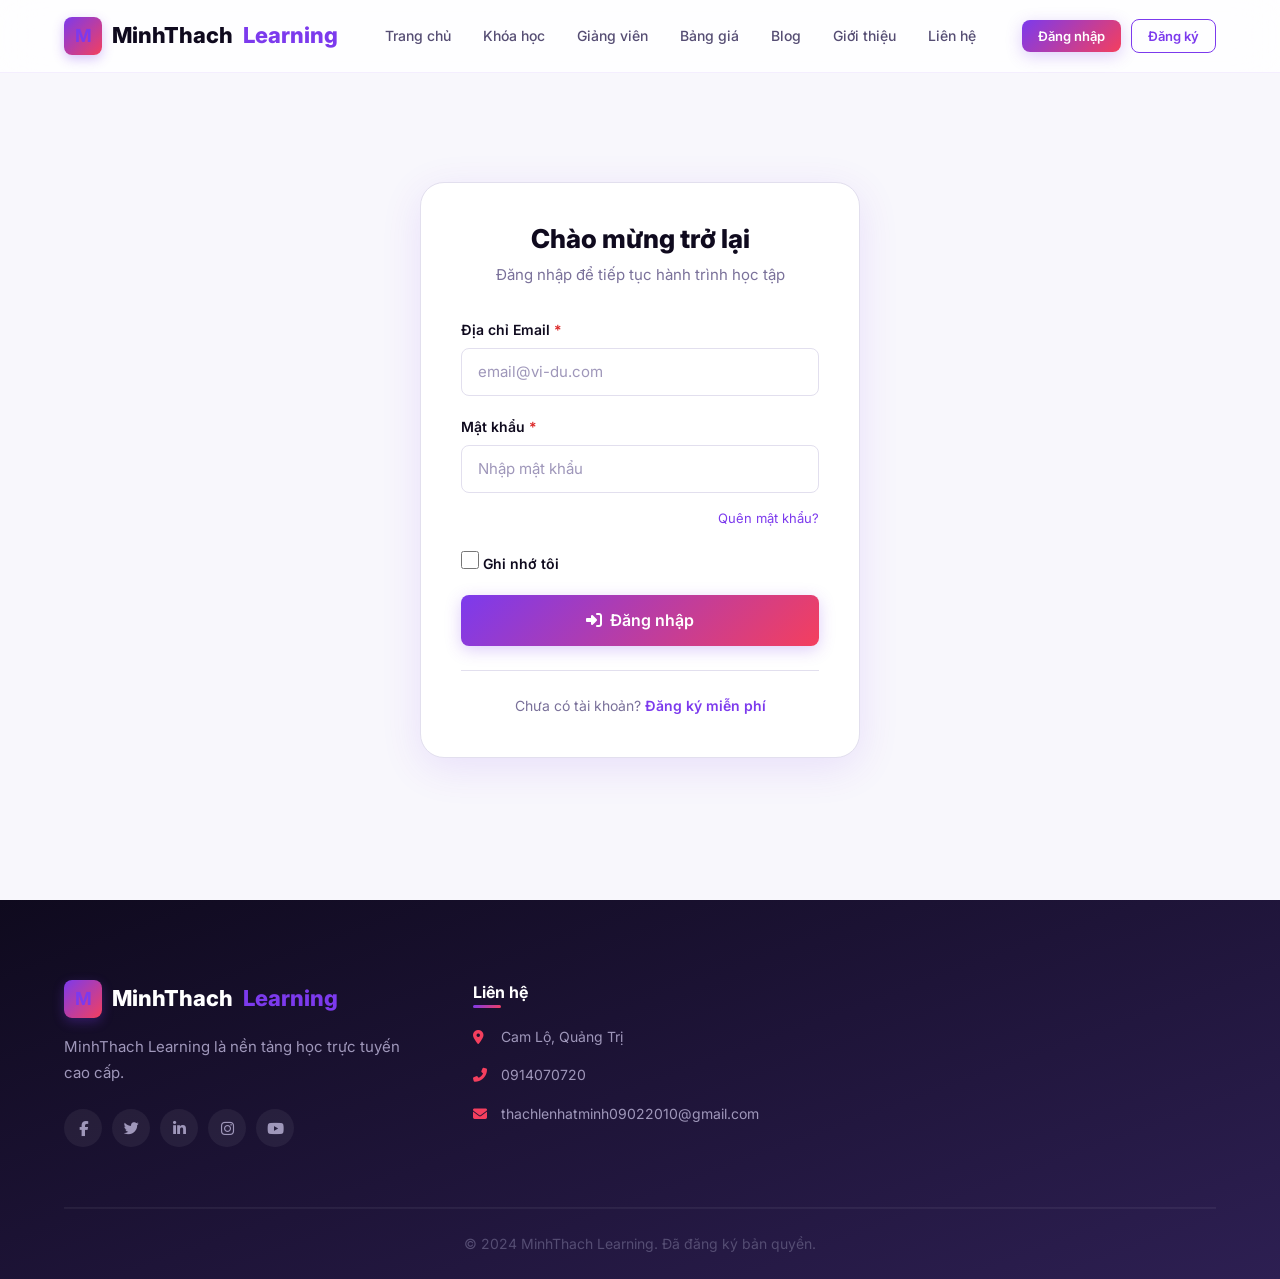
<file: login.html>
<!DOCTYPE html>
<html lang="vi">
<head>
  <meta charset="UTF-8" />
  <meta name="viewport" content="width=device-width, initial-scale=1.0" />
  <meta name="description" content="Đăng nhập vào tài khoản MinhThach Learning." />
  <title>Đăng nhập - MinhThach Learning</title>
  <link rel="stylesheet" href="https://cdnjs.cloudflare.com/ajax/libs/font-awesome/6.5.0/css/all.min.css" />
  <link rel="stylesheet" href="css/variables.css" />
  <link rel="stylesheet" href="css/base.css" />
  <link rel="stylesheet" href="css/header.css" />
  <link rel="stylesheet" href="css/hero.css" />
  <link rel="stylesheet" href="css/components.css" />
  <link rel="stylesheet" href="css/sections.css" />
  <link rel="stylesheet" href="css/pages.css" />
  <link rel="stylesheet" href="css/footer.css" />
  <link rel="stylesheet" href="css/utilities.css" />
  <link rel="stylesheet" href="css/responsive.css" />
</head>
<body>

  <header class="header">
    <nav class="navbar">
      <a href="index.html" class="logo">
        <span class="logo-icon">M</span>
        MinhThach<span> Learning</span>
      </a>
      <input type="checkbox" id="menu-toggle" />
      <label for="menu-toggle" class="menu-toggle">
        <span></span><span></span><span></span>
      </label>
      <ul class="nav-menu">
        <li><a href="index.html" class="nav-link">Trang chủ</a></li>
        <li><a href="courses.html" class="nav-link">Khóa học</a></li>
        <li><a href="instructors.html" class="nav-link">Giảng viên</a></li>
        <li><a href="pricing.html" class="nav-link">Bảng giá</a></li>
        <li><a href="blog.html" class="nav-link">Blog</a></li>
        <li><a href="about.html" class="nav-link">Giới thiệu</a></li>
        <li><a href="contact.html" class="nav-link">Liên hệ</a></li>
        <li class="mobile-only">
          <a href="login.html" class="btn btn-outline active">Đăng nhập</a>
          <a href="register.html" class="btn btn-primary">Đăng ký</a>
        </li>
      </ul>
      <div class="nav-buttons">
        <a href="login.html" class="btn btn-primary btn-sm">Đăng nhập</a>
        <a href="register.html" class="btn btn-outline btn-sm">Đăng ký</a>
      </div>
    </nav>
  </header>

  <section class="auth-section">
    <div class="auth-container">
      <div class="auth-card">
        <div class="auth-header">
          <h1>Chào mừng trở lại</h1>
          <p>Đăng nhập để tiếp tục hành trình học tập</p>
        </div>
        <form action="#" method="post">
          <div class="form-group">
            <label for="email">Địa chỉ Email <span class="required">*</span></label>
            <input type="email" id="email" name="email" class="form-input" placeholder="email@vi-du.com" required />
          </div>
          <div class="form-group">
            <label for="password">Mật khẩu <span class="required">*</span></label>
            <input type="password" id="password" name="password" class="form-input" placeholder="Nhập mật khẩu" required />
          </div>
          <div class="auth-forgot">
            <a href="#">Quên mật khẩu?</a>
          </div>
          <div class="form-group">
            <label class="form-checkbox">
              <input type="checkbox" name="remember" />
              <span>Ghi nhớ tôi</span>
            </label>
          </div>
          <button type="submit" class="btn btn-primary btn-lg btn-block">
            <i class="fas fa-sign-in-alt"></i> Đăng nhập
          </button>
        </form>
        <div class="auth-footer">
          Chưa có tài khoản? <a href="register.html">Đăng ký miễn phí</a>
        </div>
      </div>
    </div>
  </section>

  <footer class="footer">
    <div class="container">
      <div class="footer-grid">
        <div class="footer-brand">
          <a href="index.html" class="logo"><span class="logo-icon">M</span>MinhThach<span> Learning</span></a>
          <p class="footer-description">MinhThach Learning là nền tảng học trực tuyến cao cấp.</p>
          <div class="footer-social">
            <a href="#" aria-label="Facebook"><i class="fab fa-facebook-f"></i></a>
            <a href="#" aria-label="Twitter"><i class="fab fa-twitter"></i></a>
            <a href="#" aria-label="LinkedIn"><i class="fab fa-linkedin-in"></i></a>
            <a href="#" aria-label="Instagram"><i class="fab fa-instagram"></i></a>
            <a href="#" aria-label="YouTube"><i class="fab fa-youtube"></i></a>
          </div>
        </div>
        <div>
          <h3 class="footer-heading">Liên hệ</h3>
          <ul class="footer-contact">
            <li><i class="fas fa-map-marker-alt"></i><span>Cam Lộ, Quảng Trị</span></li>
            <li><i class="fas fa-phone-alt"></i><span>0914070720</span></li>
            <li><i class="fas fa-envelope"></i><span>thachlenhatminh09022010@gmail.com</span></li>
          </ul>
        </div>
      </div>
      <div class="footer-bottom">
        <p>&copy; 2024 MinhThach Learning. Đã đăng ký bản quyền.</p>
      </div>
    </div>
  </footer>

</body>
</html>
</file>
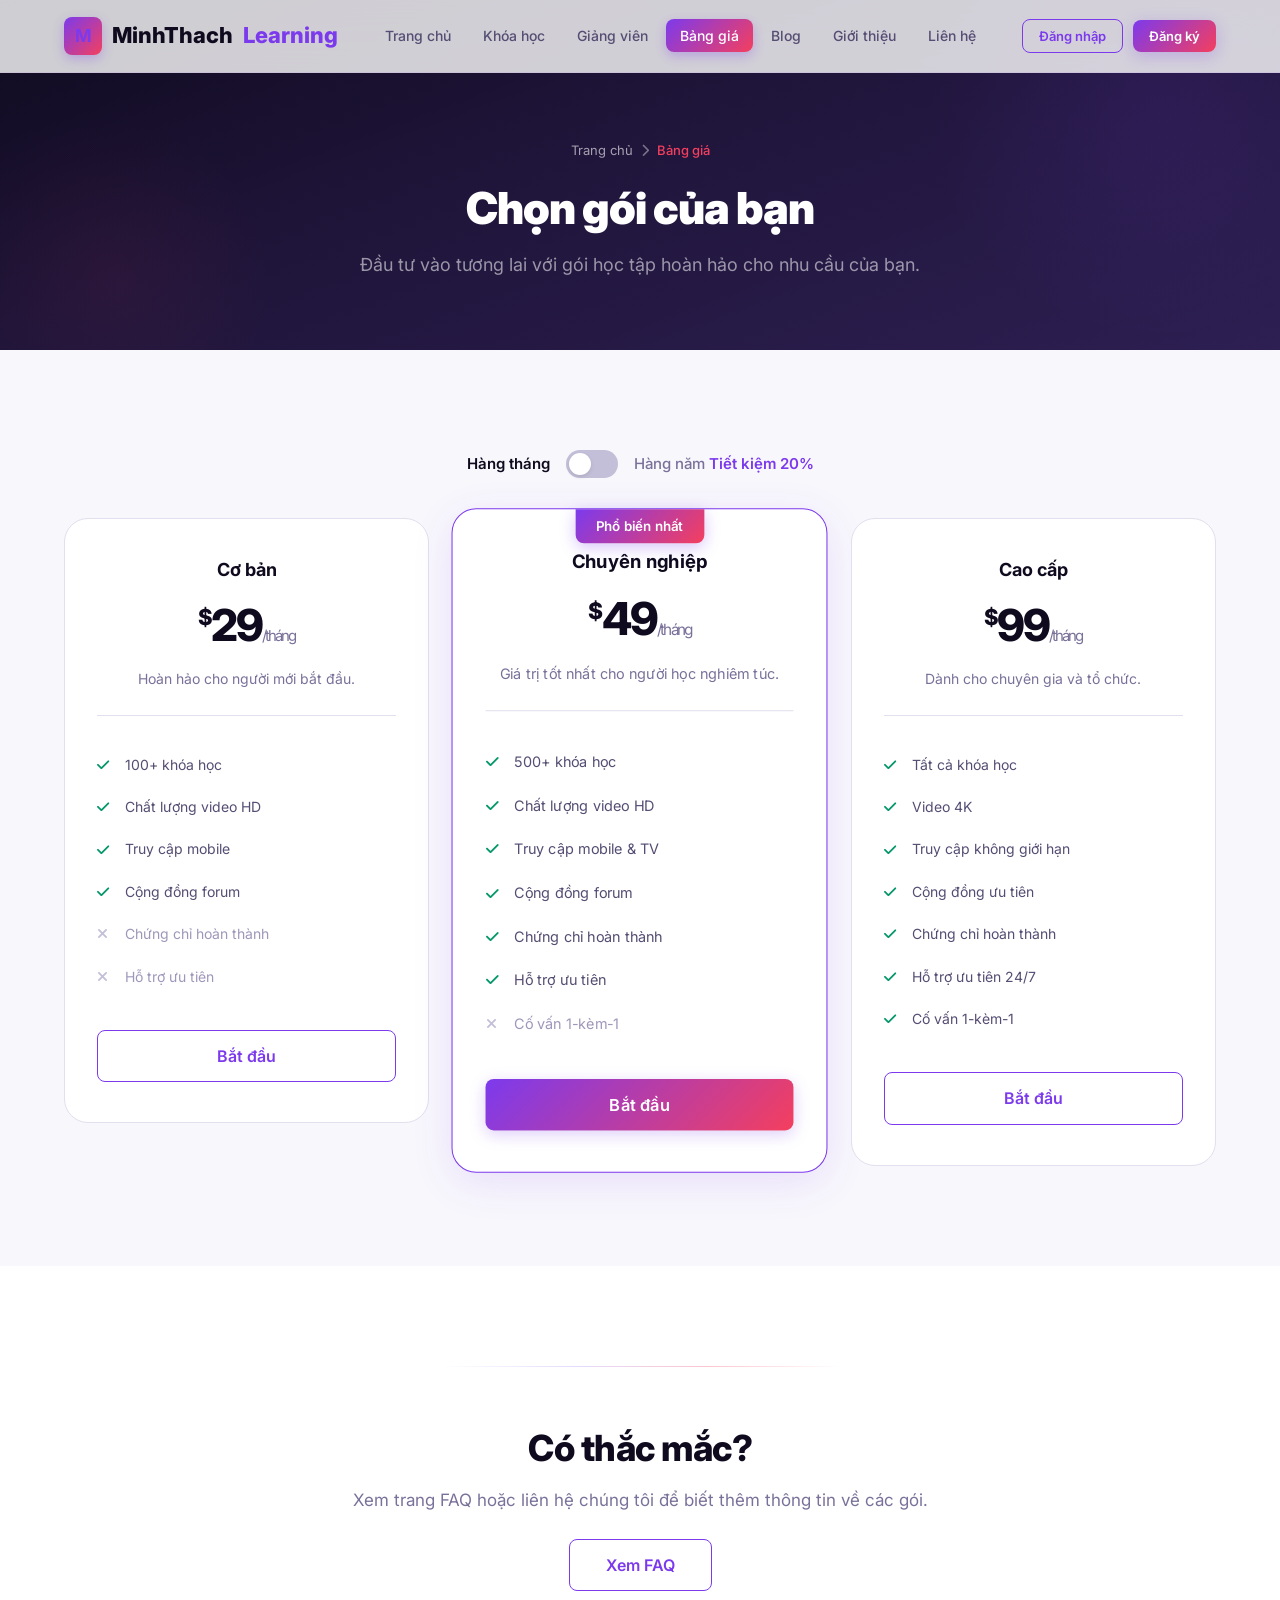
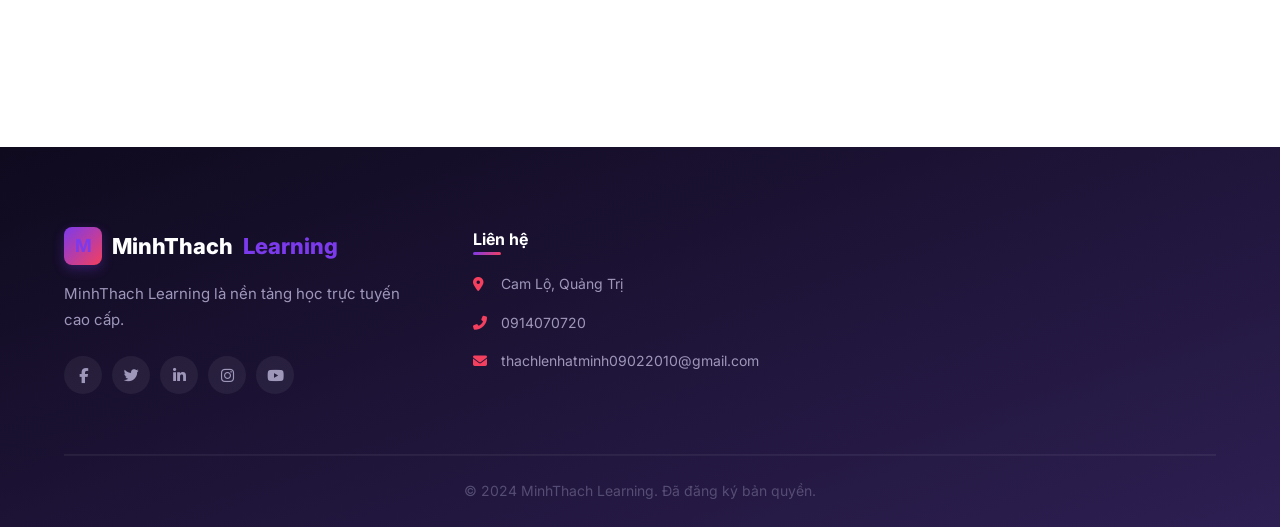
<file: pricing.html>
<!DOCTYPE html>
<html lang="vi">
<head>
  <meta charset="UTF-8" />
  <meta name="viewport" content="width=device-width, initial-scale=1.0" />
  <meta name="description" content="Bảng giá MinhThach Learning - Chọn gói học tập phù hợp cho bạn." />
  <title>Bảng giá - MinhThach Learning</title>
  <link rel="stylesheet" href="https://cdnjs.cloudflare.com/ajax/libs/font-awesome/6.5.0/css/all.min.css" />
  <link rel="stylesheet" href="css/variables.css" />
  <link rel="stylesheet" href="css/base.css" />
  <link rel="stylesheet" href="css/header.css" />
  <link rel="stylesheet" href="css/hero.css" />
  <link rel="stylesheet" href="css/components.css" />
  <link rel="stylesheet" href="css/sections.css" />
  <link rel="stylesheet" href="css/pages.css" />
  <link rel="stylesheet" href="css/footer.css" />
  <link rel="stylesheet" href="css/utilities.css" />
  <link rel="stylesheet" href="css/responsive.css" />
</head>
<body>

  <header class="header">
    <nav class="navbar">
      <a href="index.html" class="logo">
        <span class="logo-icon">M</span>
        MinhThach<span> Learning</span>
      </a>
      <input type="checkbox" id="menu-toggle" />
      <label for="menu-toggle" class="menu-toggle">
        <span></span><span></span><span></span>
      </label>
      <ul class="nav-menu">
        <li><a href="index.html" class="nav-link">Trang chủ</a></li>
        <li><a href="courses.html" class="nav-link">Khóa học</a></li>
        <li><a href="instructors.html" class="nav-link">Giảng viên</a></li>
        <li><a href="pricing.html" class="nav-link active">Bảng giá</a></li>
        <li><a href="blog.html" class="nav-link">Blog</a></li>
        <li><a href="about.html" class="nav-link">Giới thiệu</a></li>
        <li><a href="contact.html" class="nav-link">Liên hệ</a></li>
        <li class="mobile-only">
          <a href="login.html" class="btn btn-outline">Đăng nhập</a>
          <a href="register.html" class="btn btn-primary">Đăng ký</a>
        </li>
      </ul>
      <div class="nav-buttons">
        <a href="login.html" class="btn btn-outline btn-sm">Đăng nhập</a>
        <a href="register.html" class="btn btn-primary btn-sm">Đăng ký</a>
      </div>
    </nav>
  </header>

  <section class="page-hero">
    <div class="container">
      <nav class="breadcrumb">
        <a href="index.html">Trang chủ</a>
        <i class="fas fa-chevron-right"></i>
        <span class="current">Bảng giá</span>
      </nav>
      <h1 class="page-hero-title">Chọn gói của bạn</h1>
      <p class="page-hero-text">
        Đầu tư vào tương lai với gói học tập hoàn hảo cho nhu cầu của bạn.
      </p>
    </div>
  </section>

  <section class="section">
    <div class="container">
      <div class="pricing-toggle">
        <span class="toggle-label active">Hàng tháng</span>
        <span class="toggle-switch"></span>
        <span class="toggle-label">Hàng năm <span style="color: var(--primary); font-weight: 600;">Tiết kiệm 20%</span></span>
      </div>

      <div class="pricing-grid">
        <div class="pricing-card">
          <div class="pricing-header">
            <h3 class="pricing-name">Cơ bản</h3>
            <div class="pricing-price">
              <span class="currency">$</span>29<span class="period">/tháng</span>
            </div>
            <p class="pricing-description">Hoàn hảo cho người mới bắt đầu.</p>
          </div>
          <ul class="pricing-features">
            <li><i class="fas fa-check"></i> 100+ khóa học</li>
            <li><i class="fas fa-check"></i> Chất lượng video HD</li>
            <li><i class="fas fa-check"></i> Truy cập mobile</li>
            <li><i class="fas fa-check"></i> Cộng đồng forum</li>
            <li class="disabled"><i class="fas fa-times"></i> Chứng chỉ hoàn thành</li>
            <li class="disabled"><i class="fas fa-times"></i> Hỗ trợ ưu tiên</li>
          </ul>
          <a href="register.html" class="btn btn-outline btn-lg pricing-btn">Bắt đầu</a>
        </div>

        <div class="pricing-card featured">
          <div class="pricing-badge">Phổ biến nhất</div>
          <div class="pricing-header">
            <h3 class="pricing-name">Chuyên nghiệp</h3>
            <div class="pricing-price">
              <span class="currency">$</span>49<span class="period">/tháng</span>
            </div>
            <p class="pricing-description">Giá trị tốt nhất cho người học nghiêm túc.</p>
          </div>
          <ul class="pricing-features">
            <li><i class="fas fa-check"></i> 500+ khóa học</li>
            <li><i class="fas fa-check"></i> Chất lượng video HD</li>
            <li><i class="fas fa-check"></i> Truy cập mobile & TV</li>
            <li><i class="fas fa-check"></i> Cộng đồng forum</li>
            <li><i class="fas fa-check"></i> Chứng chỉ hoàn thành</li>
            <li><i class="fas fa-check"></i> Hỗ trợ ưu tiên</li>
            <li class="disabled"><i class="fas fa-times"></i> Cố vấn 1-kèm-1</li>
          </ul>
          <a href="register.html" class="btn btn-primary btn-lg pricing-btn">Bắt đầu</a>
        </div>

        <div class="pricing-card">
          <div class="pricing-header">
            <h3 class="pricing-name">Cao cấp</h3>
            <div class="pricing-price">
              <span class="currency">$</span>99<span class="period">/tháng</span>
            </div>
            <p class="pricing-description">Dành cho chuyên gia và tổ chức.</p>
          </div>
          <ul class="pricing-features">
            <li><i class="fas fa-check"></i> Tất cả khóa học</li>
            <li><i class="fas fa-check"></i> Video 4K</li>
            <li><i class="fas fa-check"></i> Truy cập không giới hạn</li>
            <li><i class="fas fa-check"></i> Cộng đồng ưu tiên</li>
            <li><i class="fas fa-check"></i> Chứng chỉ hoàn thành</li>
            <li><i class="fas fa-check"></i> Hỗ trợ ưu tiên 24/7</li>
            <li><i class="fas fa-check"></i> Cố vấn 1-kèm-1</li>
          </ul>
          <a href="register.html" class="btn btn-outline btn-lg pricing-btn">Bắt đầu</a>
        </div>
      </div>
    </div>
  </section>

  <section class="section" style="background: var(--white);">
    <div class="container">
      <div class="section-header">
        <h2 class="section-title">Có thắc mắc?</h2>
        <p class="section-text">
          Xem trang FAQ hoặc liên hệ chúng tôi để biết thêm thông tin về các gói.
        </p>
        <div style="margin-top: 24px;">
          <a href="faq.html" class="btn btn-outline btn-lg">Xem FAQ</a>
        </div>
      </div>
    </div>
  </section>

  <footer class="footer">
    <div class="container">
      <div class="footer-grid">
        <div class="footer-brand">
          <a href="index.html" class="logo">
            <span class="logo-icon">M</span>
            MinhThach<span> Learning</span>
          </a>
          <p class="footer-description">MinhThach Learning là nền tảng học trực tuyến cao cấp.</p>
          <div class="footer-social">
            <a href="#" aria-label="Facebook"><i class="fab fa-facebook-f"></i></a>
            <a href="#" aria-label="Twitter"><i class="fab fa-twitter"></i></a>
            <a href="#" aria-label="LinkedIn"><i class="fab fa-linkedin-in"></i></a>
            <a href="#" aria-label="Instagram"><i class="fab fa-instagram"></i></a>
            <a href="#" aria-label="YouTube"><i class="fab fa-youtube"></i></a>
          </div>
        </div>
        <div>
          <h3 class="footer-heading">Liên hệ</h3>
          <ul class="footer-contact">
            <li><i class="fas fa-map-marker-alt"></i><span>Cam Lộ, Quảng Trị</span></li>
            <li><i class="fas fa-phone-alt"></i><span>0914070720</span></li>
            <li><i class="fas fa-envelope"></i><span>thachlenhatminh09022010@gmail.com</span></li>
          </ul>
        </div>
      </div>
      <div class="footer-bottom">
        <p>&copy; 2024 MinhThach Learning. Đã đăng ký bản quyền.</p>
      </div>
    </div>
  </footer>

</body>
</html>
</file>
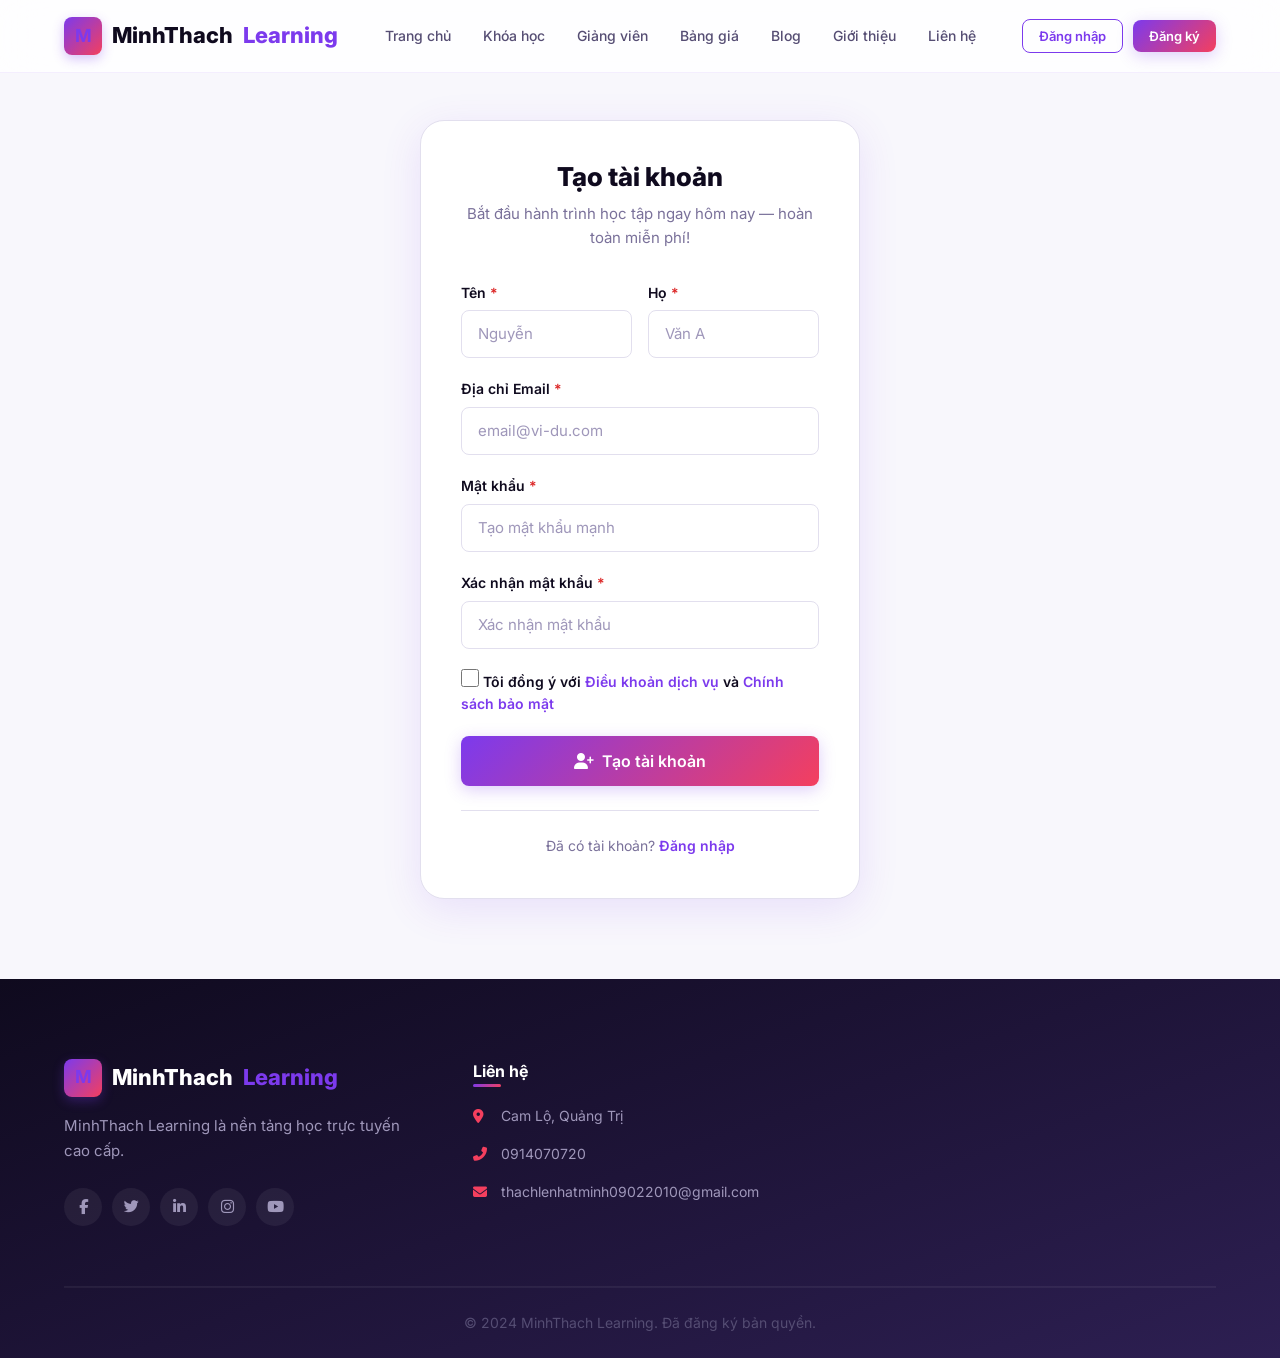
<file: register.html>
<!DOCTYPE html>
<html lang="vi">
<head>
  <meta charset="UTF-8" />
  <meta name="viewport" content="width=device-width, initial-scale=1.0" />
  <meta name="description" content="Tạo tài khoản MinhThach Learning và bắt đầu học tập ngay hôm nay." />
  <title>Đăng ký - MinhThach Learning</title>
  <link rel="stylesheet" href="https://cdnjs.cloudflare.com/ajax/libs/font-awesome/6.5.0/css/all.min.css" />
  <link rel="stylesheet" href="css/variables.css" />
  <link rel="stylesheet" href="css/base.css" />
  <link rel="stylesheet" href="css/header.css" />
  <link rel="stylesheet" href="css/hero.css" />
  <link rel="stylesheet" href="css/components.css" />
  <link rel="stylesheet" href="css/sections.css" />
  <link rel="stylesheet" href="css/pages.css" />
  <link rel="stylesheet" href="css/footer.css" />
  <link rel="stylesheet" href="css/utilities.css" />
  <link rel="stylesheet" href="css/responsive.css" />
</head>
<body>

  <header class="header">
    <nav class="navbar">
      <a href="index.html" class="logo">
        <span class="logo-icon">M</span>
        MinhThach<span> Learning</span>
      </a>
      <input type="checkbox" id="menu-toggle" />
      <label for="menu-toggle" class="menu-toggle">
        <span></span><span></span><span></span>
      </label>
      <ul class="nav-menu">
        <li><a href="index.html" class="nav-link">Trang chủ</a></li>
        <li><a href="courses.html" class="nav-link">Khóa học</a></li>
        <li><a href="instructors.html" class="nav-link">Giảng viên</a></li>
        <li><a href="pricing.html" class="nav-link">Bảng giá</a></li>
        <li><a href="blog.html" class="nav-link">Blog</a></li>
        <li><a href="about.html" class="nav-link">Giới thiệu</a></li>
        <li><a href="contact.html" class="nav-link">Liên hệ</a></li>
        <li class="mobile-only">
          <a href="login.html" class="btn btn-outline">Đăng nhập</a>
          <a href="register.html" class="btn btn-primary active">Đăng ký</a>
        </li>
      </ul>
      <div class="nav-buttons">
        <a href="login.html" class="btn btn-outline btn-sm">Đăng nhập</a>
        <a href="register.html" class="btn btn-primary btn-sm">Đăng ký</a>
      </div>
    </nav>
  </header>

  <section class="auth-section">
    <div class="auth-container">
      <div class="auth-card">
        <div class="auth-header">
          <h1>Tạo tài khoản</h1>
          <p>Bắt đầu hành trình học tập ngay hôm nay — hoàn toàn miễn phí!</p>
        </div>
        <form action="#" method="post">
          <div class="form-row">
            <div class="form-group">
              <label for="firstname">Tên <span class="required">*</span></label>
              <input type="text" id="firstname" name="firstname" class="form-input" placeholder="Nguyễn" required />
            </div>
            <div class="form-group">
              <label for="lastname">Họ <span class="required">*</span></label>
              <input type="text" id="lastname" name="lastname" class="form-input" placeholder="Văn A" required />
            </div>
          </div>
          <div class="form-group">
            <label for="email">Địa chỉ Email <span class="required">*</span></label>
            <input type="email" id="email" name="email" class="form-input" placeholder="email@vi-du.com" required />
          </div>
          <div class="form-group">
            <label for="password">Mật khẩu <span class="required">*</span></label>
            <input type="password" id="password" name="password" class="form-input" placeholder="Tạo mật khẩu mạnh" required />
          </div>
          <div class="form-group">
            <label for="confirm-password">Xác nhận mật khẩu <span class="required">*</span></label>
            <input type="password" id="confirm-password" name="confirm-password" class="form-input" placeholder="Xác nhận mật khẩu" required />
          </div>
          <div class="form-group">
            <label class="form-checkbox">
              <input type="checkbox" name="terms" required />
              <span>Tôi đồng ý với <a href="#" style="color:var(--primary)">Điều khoản dịch vụ</a> và <a href="#" style="color:var(--primary)">Chính sách bảo mật</a></span>
            </label>
          </div>
          <button type="submit" class="btn btn-primary btn-lg btn-block">
            <i class="fas fa-user-plus"></i> Tạo tài khoản
          </button>
        </form>
        <div class="auth-footer">
          Đã có tài khoản? <a href="login.html">Đăng nhập</a>
        </div>
      </div>
    </div>
  </section>

  <footer class="footer">
    <div class="container">
      <div class="footer-grid">
        <div class="footer-brand">
          <a href="index.html" class="logo"><span class="logo-icon">M</span>MinhThach<span> Learning</span></a>
          <p class="footer-description">MinhThach Learning là nền tảng học trực tuyến cao cấp.</p>
          <div class="footer-social">
            <a href="#" aria-label="Facebook"><i class="fab fa-facebook-f"></i></a>
            <a href="#" aria-label="Twitter"><i class="fab fa-twitter"></i></a>
            <a href="#" aria-label="LinkedIn"><i class="fab fa-linkedin-in"></i></a>
            <a href="#" aria-label="Instagram"><i class="fab fa-instagram"></i></a>
            <a href="#" aria-label="YouTube"><i class="fab fa-youtube"></i></a>
          </div>
        </div>
        <div>
          <h3 class="footer-heading">Liên hệ</h3>
          <ul class="footer-contact">
            <li><i class="fas fa-map-marker-alt"></i><span>Cam Lộ, Quảng Trị</span></li>
            <li><i class="fas fa-phone-alt"></i><span>0914070720</span></li>
            <li><i class="fas fa-envelope"></i><span>thachlenhatminh09022010@gmail.com</span></li>
          </ul>
        </div>
      </div>
      <div class="footer-bottom">
        <p>&copy; 2024 MinhThach Learning. Đã đăng ký bản quyền.</p>
      </div>
    </div>
  </footer>

</body>
</html>
</file>
<file: css/variables.css>
/* ----- Google Fonts Import ----- */
@import url('https://fonts.googleapis.com/css2?family=Inter:wght@300;400;500;600;700;800;900&display=swap');

/* ----- CSS Variables / Design Tokens ----- */
:root {
  /* 🎨 Premium Palette */
  --primary: #7C3AED;
  --primary-dark: #5B21B6;
  --primary-light: #A78BFA;
  --primary-lighter: #DDD6FE;
  --primary-bg: #F5F3FF;

  /* Accent */
  --accent: #F43F5E;
  --accent-dark: #E11D48;
  --accent-light: #FDA4AF;

  /* Neutral / Dark */
  --secondary: #0F0A1E;
  --secondary-light: #1E1438;
  --secondary-lighter: #2D1F52;

  /* Backgrounds */
  --bg: #F8F7FC;
  --white: #FFFFFF;

  /* Gray Scale */
  --gray-50: #F1F0F6;
  --gray-100: #E2DFEE;
  --gray-200: #C4BFD8;
  --gray-300: #9F97BA;
  --gray-400: #7A719A;
  --gray-500: #554D73;
  --gray-600: #3D3657;
  --gray-700: #262040;
  --gray-800: #18122E;
  --gray-900: #0C0820;

  /* Semantic */
  --success: #059669;
  --success-bg: #D1FAE5;
  --error: #DC2626;
  --error-bg: #FEE2E2;
  --warning: #D97706;
  --warning-bg: #FEF3C7;

  /* Shadows */
  --shadow-sm: 0 1px 3px rgba(124, 58, 237, 0.06), 0 1px 2px rgba(124, 58, 237, 0.04);
  --shadow-md: 0 4px 20px rgba(124, 58, 237, 0.1);
  --shadow-lg: 0 10px 40px rgba(124, 58, 237, 0.12);
  --shadow-xl: 0 20px 60px rgba(124, 58, 237, 0.15);
  --shadow-2xl: 0 30px 80px rgba(124, 58, 237, 0.18);

  /* Border Radius */
  --radius-sm: 8px;
  --radius-md: 12px;
  --radius-lg: 16px;
  --radius-xl: 24px;
  --radius-2xl: 32px;
  --radius-full: 9999px;

  /* Transitions */
  --transition-fast: all 0.2s cubic-bezier(0.4, 0, 0.2, 1);
  --transition: all 0.3s cubic-bezier(0.4, 0, 0.2, 1);
  --transition-slow: all 0.5s cubic-bezier(0.4, 0, 0.2, 1);

  /* Container */
  --container-width: 1200px;

  /* Gradients */
  --gradient-primary: linear-gradient(135deg, #7C3AED, #F43F5E);
  --gradient-primary-reverse: linear-gradient(135deg, #F43F5E, #7C3AED);
  --gradient-accent: linear-gradient(135deg, #5B21B6, #E11D48);
  --gradient-dark: linear-gradient(160deg, #0F0A1E 0%, #1E1438 50%, #2D1F52 100%);
  --gradient-card: linear-gradient(135deg, rgba(124, 58, 237, 0.04), rgba(244, 63, 94, 0.04));
  --gradient-warm: linear-gradient(135deg, #7C3AED, #8B5CF6, #F43F5E);
  --gradient-hero: linear-gradient(160deg, #0F0A1E 0%, #1E1438 40%, #2D1F52 100%);

  /* Star */
  --star: #F59E0B;
}
</file>
<file: css/base.css>
/* ----- CSS Reset & Base ----- */
*,
*::before,
*::after {
  margin: 0;
  padding: 0;
  box-sizing: border-box;
}

html {
  scroll-behavior: smooth;
  -webkit-text-size-adjust: 100%;
  scroll-padding-top: 80px;
}

body {
  font-family: 'Inter', -apple-system, BlinkMacSystemFont, 'Segoe UI', sans-serif;
  background-color: var(--bg);
  color: var(--gray-700);
  line-height: 1.6;
  font-size: 16px;
  -webkit-font-smoothing: antialiased;
  -moz-osx-font-smoothing: grayscale;
  overflow-x: hidden;
}

img {
  max-width: 100%;
  height: auto;
  display: block;
  background: linear-gradient(135deg, var(--gray-100) 0%, var(--gray-200) 100%);
  min-height: 60px;
}

a {
  text-decoration: none;
  color: inherit;
  transition: var(--transition-fast);
}

ul, ol {
  list-style: none;
}

/* ----- Container ----- */
.container {
  width: 100%;
  max-width: var(--container-width);
  margin: 0 auto;
  padding: 0 24px;
}

/* ----- Typography ----- */
h1, h2, h3, h4, h5, h6 {
  color: var(--secondary);
  font-weight: 700;
  line-height: 1.25;
}

p {
  margin-bottom: 1rem;
}

p:last-child {
  margin-bottom: 0;
}

::selection {
  background: var(--primary);
  color: var(--white);
}

/* ----- Focus Styles ----- */
:focus-visible {
  outline: 2px solid var(--primary);
  outline-offset: 2px;
  border-radius: var(--radius-sm);
}
</file>
<file: css/header.css>
/* ----- Header / Navigation ----- */
.header {
  position: fixed;
  top: 0;
  left: 0;
  right: 0;
  z-index: 1000;
  background: rgba(255, 255, 255, 0.8);
  backdrop-filter: blur(20px);
  -webkit-backdrop-filter: blur(20px);
  border-bottom: 1px solid rgba(124, 58, 237, 0.08);
  transition: var(--transition);
}

.header.scrolled {
  box-shadow: 0 4px 30px rgba(124, 58, 237, 0.08);
  border-bottom-color: rgba(124, 58, 237, 0.12);
}

@supports not (backdrop-filter: blur(20px)) {
  .header {
    background: var(--white);
  }
}

.navbar {
  display: flex;
  align-items: center;
  justify-content: space-between;
  height: 72px;
  max-width: var(--container-width);
  margin: 0 auto;
  padding: 0 24px;
}

/* Logo */
.logo {
  display: flex;
  align-items: center;
  gap: 10px;
  font-size: 22px;
  font-weight: 800;
  color: var(--secondary);
  flex-shrink: 0;
}

.logo-icon {
  width: 38px;
  height: 38px;
  background: var(--gradient-primary);
  border-radius: var(--radius-sm);
  display: flex;
  align-items: center;
  justify-content: center;
  color: var(--white);
  font-size: 18px;
  font-weight: 700;
  box-shadow: 0 4px 12px rgba(124, 58, 237, 0.3);
  transition: transform 0.3s ease, box-shadow 0.3s ease;
}

.logo span {
  color: var(--primary);
}

.logo:hover .logo-icon {
  transform: scale(1.05) rotate(-3deg);
  box-shadow: 0 6px 20px rgba(124, 58, 237, 0.4);
}

/* Nav Menu */
.nav-menu {
  display: flex;
  align-items: center;
  gap: 4px;
}

.nav-link {
  font-size: 14px;
  font-weight: 500;
  color: var(--gray-500);
  padding: 8px 14px;
  border-radius: var(--radius-sm);
  position: relative;
  transition: var(--transition-fast);
}

.nav-link:hover {
  color: var(--primary);
  background: var(--primary-bg);
}

.nav-link.active {
  color: var(--white);
  background: var(--gradient-primary);
  box-shadow: 0 4px 12px rgba(124, 58, 237, 0.3);
}

/* Nav Buttons */
.nav-buttons {
  display: flex;
  align-items: center;
  gap: 10px;
  flex-shrink: 0;
}

/* Mobile Menu Toggle */
.menu-toggle {
  display: none;
  flex-direction: column;
  gap: 5px;
  cursor: pointer;
  padding: 8px;
  border-radius: var(--radius-sm);
  transition: var(--transition-fast);
  z-index: 10;
}

.menu-toggle:hover {
  background: var(--gray-50);
}

.menu-toggle span {
  display: block;
  width: 22px;
  height: 2px;
  background: var(--secondary);
  border-radius: 2px;
  transition: var(--transition);
  transform-origin: center;
}

#menu-toggle {
  display: none;
}

/* Mobile-only */
.mobile-only {
  display: none;
}
</file>
<file: css/hero.css>
/* ----- Hero Section ----- */
.hero {
  padding: 140px 0 100px;
  background: var(--gradient-hero);
  position: relative;
  overflow: hidden;
  min-height: 85vh;
  display: flex;
  align-items: center;
}

/* Decorative blobs */
.hero::before {
  content: '';
  position: absolute;
  top: -40%;
  right: -15%;
  width: 800px;
  height: 800px;
  background: radial-gradient(circle, rgba(124, 58, 237, 0.12) 0%, transparent 65%);
  border-radius: 50%;
  pointer-events: none;
}

.hero::after {
  content: '';
  position: absolute;
  bottom: -35%;
  left: -10%;
  width: 600px;
  height: 600px;
  background: radial-gradient(circle, rgba(244, 63, 94, 0.08) 0%, transparent 65%);
  border-radius: 50%;
  pointer-events: none;
}

.hero .container {
  display: grid;
  grid-template-columns: 1fr 1fr;
  gap: 60px;
  align-items: center;
  position: relative;
  z-index: 1;
}

.hero-content {
  position: relative;
}

.hero-badge {
  display: inline-flex;
  align-items: center;
  gap: 8px;
  background: rgba(255, 255, 255, 0.06);
  color: var(--accent);
  padding: 8px 18px;
  border-radius: var(--radius-full);
  font-size: 13px;
  font-weight: 600;
  margin-bottom: 24px;
  border: 1px solid rgba(255, 255, 255, 0.08);
  backdrop-filter: blur(4px);
}

.hero-badge i {
  font-size: 13px;
}

.hero-title {
  font-size: 54px;
  font-weight: 900;
  line-height: 1.1;
  color: var(--white);
  margin-bottom: 20px;
  letter-spacing: -1px;
}

.hero-title span {
  background: var(--gradient-primary);
  -webkit-background-clip: text;
  -webkit-text-fill-color: transparent;
  background-clip: text;
}

.hero-text {
  font-size: 18px;
  color: rgba(255, 255, 255, 0.6);
  line-height: 1.8;
  margin-bottom: 36px;
  max-width: 520px;
}

.hero-actions {
  display: flex;
  align-items: center;
  gap: 16px;
  flex-wrap: wrap;
}

.hero-actions .btn-primary {
  box-shadow: 0 8px 30px rgba(124, 58, 237, 0.35);
}

.hero-stats {
  display: flex;
  gap: 48px;
  margin-top: 56px;
  padding-top: 32px;
  border-top: 1px solid rgba(255, 255, 255, 0.08);
}

.hero-stat-value {
  font-size: 30px;
  font-weight: 800;
  color: var(--white);
  letter-spacing: -1px;
}

.hero-stat-label {
  font-size: 13px;
  color: rgba(255, 255, 255, 0.45);
  margin-top: 4px;
}

/* Hero Image */
.hero-image {
  position: relative;
  display: flex;
  justify-content: center;
}

.hero-image-wrapper {
  position: relative;
  border-radius: var(--radius-xl);
  overflow: hidden;
  box-shadow: var(--shadow-2xl);
  border: 1px solid rgba(255, 255, 255, 0.05);
}

.hero-image-wrapper img {
  width: 100%;
  height: 480px;
  object-fit: cover;
}

.hero-image-card {
  position: absolute;
  bottom: 20px;
  left: 20px;
  right: 20px;
  background: rgba(15, 10, 30, 0.7);
  backdrop-filter: blur(16px);
  -webkit-backdrop-filter: blur(16px);
  border: 1px solid rgba(255, 255, 255, 0.1);
  border-radius: var(--radius-md);
  padding: 16px 20px;
  display: flex;
  align-items: center;
  gap: 12px;
  animation: float 5s ease-in-out infinite;
}

.hero-image-card-avatar {
  width: 44px;
  height: 44px;
  border-radius: 50%;
  background: var(--gradient-primary);
  display: flex;
  align-items: center;
  justify-content: center;
  color: var(--white);
  font-size: 18px;
  flex-shrink: 0;
}

.hero-image-card h4 {
  font-size: 14px;
  color: var(--white);
  font-weight: 600;
}

.hero-image-card p {
  font-size: 12px;
  color: rgba(255, 255, 255, 0.5);
}

/* ----- Page Hero (Inner Pages) ----- */
.page-hero {
  padding: 140px 0 70px;
  background: var(--gradient-hero);
  text-align: center;
  position: relative;
  overflow: hidden;
}

.page-hero::before {
  content: '';
  position: absolute;
  top: -40%;
  right: -10%;
  width: 500px;
  height: 500px;
  background: radial-gradient(circle, rgba(124, 58, 237, 0.1) 0%, transparent 65%);
  border-radius: 50%;
  pointer-events: none;
}

.page-hero::after {
  content: '';
  position: absolute;
  bottom: -30%;
  left: -5%;
  width: 350px;
  height: 350px;
  background: radial-gradient(circle, rgba(244, 63, 94, 0.06) 0%, transparent 65%);
  border-radius: 50%;
  pointer-events: none;
}

.page-hero-title {
  font-size: 44px;
  font-weight: 900;
  color: var(--white);
  margin-bottom: 14px;
  position: relative;
  z-index: 1;
  letter-spacing: -1px;
}

.page-hero-text {
  font-size: 18px;
  color: rgba(255, 255, 255, 0.55);
  max-width: 560px;
  margin: 0 auto;
  position: relative;
  z-index: 1;
  line-height: 1.7;
}

.breadcrumb {
  display: flex;
  justify-content: center;
  align-items: center;
  gap: 8px;
  margin-bottom: 20px;
  font-size: 13px;
  color: rgba(255, 255, 255, 0.4);
  position: relative;
  z-index: 1;
}

.breadcrumb a {
  color: rgba(255, 255, 255, 0.6);
  transition: var(--transition-fast);
}

.breadcrumb a:hover {
  color: var(--accent);
}

.breadcrumb .current {
  color: var(--accent);
  font-weight: 500;
}
</file>
<file: css/components.css>
/* ----- Buttons ----- */
.btn {
  display: inline-flex;
  align-items: center;
  justify-content: center;
  gap: 8px;
  padding: 10px 24px;
  border-radius: var(--radius-sm);
  font-size: 15px;
  font-weight: 600;
  cursor: pointer;
  transition: var(--transition);
  border: 1px solid transparent;
  font-family: inherit;
  line-height: 1.4;
  text-decoration: none;
  white-space: nowrap;
}

.btn-primary {
  background: var(--gradient-primary);
  color: var(--white);
  border: none;
  box-shadow: 0 4px 16px rgba(124, 58, 237, 0.25);
}

.btn-primary:hover {
  background: var(--gradient-accent);
  transform: translateY(-2px);
  box-shadow: 0 8px 28px rgba(124, 58, 237, 0.35);
}

.btn-outline {
  background: transparent;
  color: var(--primary);
  border-color: var(--primary);
}

.btn-outline:hover {
  background: var(--gradient-primary);
  color: var(--white);
  border-color: transparent;
  transform: translateY(-2px);
  box-shadow: 0 8px 28px rgba(124, 58, 237, 0.3);
}

.btn-white {
  background: rgba(255, 255, 255, 0.1);
  backdrop-filter: blur(8px);
  color: var(--white);
  border: 1px solid rgba(255, 255, 255, 0.2);
}

.btn-white:hover {
  background: rgba(255, 255, 255, 0.2);
  transform: translateY(-2px);
  box-shadow: 0 8px 28px rgba(255, 255, 255, 0.12);
}

.btn-ghost {
  background: transparent;
  color: var(--gray-500);
  border-color: transparent;
}

.btn-ghost:hover {
  background: var(--gray-50);
  color: var(--primary);
}

.btn-lg {
  padding: 14px 36px;
  font-size: 16px;
  border-radius: var(--radius-sm);
}

.btn-sm {
  padding: 7px 16px;
  font-size: 13px;
}

.btn-block {
  width: 100%;
  text-align: center;
}

/* ----- Section Header ----- */
.section-header {
  text-align: center;
  max-width: 600px;
  margin: 0 auto 56px;
}

.section-badge {
  display: inline-flex;
  align-items: center;
  gap: 8px;
  background: var(--gradient-primary);
  color: var(--white);
  padding: 6px 18px;
  border-radius: var(--radius-full);
  font-size: 13px;
  font-weight: 600;
  margin-bottom: 16px;
  box-shadow: 0 4px 16px rgba(124, 58, 237, 0.25);
}

.section-title {
  font-size: 36px;
  font-weight: 800;
  color: var(--secondary);
  line-height: 1.2;
  margin-bottom: 16px;
  letter-spacing: -0.5px;
}

.section-text {
  font-size: 17px;
  color: var(--gray-400);
  line-height: 1.7;
}

/* ----- Pagination ----- */
.pagination {
  display: flex;
  justify-content: center;
  align-items: center;
  gap: 6px;
  margin-top: 48px;
}

.pagination a {
  display: flex;
  align-items: center;
  justify-content: center;
  width: 40px;
  height: 40px;
  border-radius: var(--radius-sm);
  border: 1px solid var(--gray-200);
  font-size: 14px;
  font-weight: 500;
  color: var(--gray-500);
  transition: var(--transition-fast);
}

.pagination a:hover {
  border-color: var(--primary);
  color: var(--primary);
  background: var(--primary-bg);
}

.pagination a.active {
  background: var(--gradient-primary);
  color: var(--white);
  border-color: transparent;
  box-shadow: 0 4px 12px rgba(124, 58, 237, 0.3);
}

.pagination a.next-prev {
  width: auto;
  padding: 0 14px;
  gap: 6px;
}

/* ----- Form Elements ----- */
.form-group {
  margin-bottom: 20px;
}

.form-group label {
  display: block;
  font-size: 14px;
  font-weight: 600;
  color: var(--secondary);
  margin-bottom: 6px;
}

.form-group label .required {
  color: var(--error);
}

.form-input,
.form-textarea,
.form-select {
  width: 100%;
  padding: 12px 16px;
  border: 1.5px solid var(--gray-100);
  border-radius: var(--radius-sm);
  font-size: 15px;
  color: var(--secondary);
  background: var(--white);
  transition: var(--transition-fast);
  font-family: inherit;
  line-height: 1.5;
}

.form-input:hover,
.form-textarea:hover,
.form-select:hover {
  border-color: var(--gray-200);
}

.form-input:focus,
.form-textarea:focus,
.form-select:focus {
  outline: none;
  border-color: var(--primary);
  box-shadow: 0 0 0 4px rgba(124, 58, 237, 0.1);
}

.form-input::placeholder,
.form-textarea::placeholder {
  color: var(--gray-300);
}

.form-textarea {
  min-height: 130px;
  resize: vertical;
}

.form-row {
  display: grid;
  grid-template-columns: 1fr 1fr;
  gap: 16px;
}

.form-checkbox {
  display: flex;
  align-items: center;
  gap: 10px;
  font-size: 14px;
  color: var(--gray-500);
  cursor: pointer;
}

.form-checkbox input[type="checkbox"] {
  width: 18px;
  height: 18px;
  accent-color: var(--primary);
  cursor: pointer;
}

/* ----- Filter / Toolbar ----- */
.courses-toolbar {
  display: flex;
  align-items: center;
  justify-content: space-between;
  flex-wrap: wrap;
  gap: 16px;
  margin-bottom: 40px;
  padding: 20px 24px;
  background: var(--white);
  border-radius: var(--radius-md);
  box-shadow: var(--shadow-sm);
  border: 1px solid var(--gray-100);
}

.courses-count {
  font-size: 14px;
  color: var(--gray-400);
}

.courses-count strong {
  color: var(--secondary);
}

.courses-filters {
  display: flex;
  align-items: center;
  gap: 10px;
  flex-wrap: wrap;
}

.filter-select {
  padding: 9px 14px;
  border: 1.5px solid var(--gray-100);
  border-radius: var(--radius-sm);
  font-size: 14px;
  color: var(--gray-500);
  background: var(--white);
  cursor: pointer;
  font-family: inherit;
  min-width: 140px;
  transition: var(--transition-fast);
}

.filter-select:hover {
  border-color: var(--gray-200);
}

.filter-select:focus {
  outline: none;
  border-color: var(--primary);
  box-shadow: 0 0 0 4px rgba(124, 58, 237, 0.1);
}

.filter-btn {
  padding: 9px 18px;
  border: 1.5px solid var(--gray-100);
  border-radius: var(--radius-sm);
  background: var(--white);
  color: var(--gray-500);
  font-size: 14px;
  font-weight: 500;
  cursor: pointer;
  transition: var(--transition-fast);
  font-family: inherit;
}

.filter-btn:hover,
.filter-btn.active {
  background: var(--gradient-primary);
  color: var(--white);
  border-color: transparent;
  box-shadow: 0 4px 14px rgba(124, 58, 237, 0.25);
}

/* ----- Pricing Toggle ----- */
.pricing-toggle {
  display: flex;
  align-items: center;
  justify-content: center;
  gap: 16px;
  margin-bottom: 40px;
}

.toggle-label {
  font-size: 15px;
  font-weight: 500;
  color: var(--gray-400);
  transition: var(--transition-fast);
  cursor: pointer;
}

.toggle-label.active {
  color: var(--secondary);
  font-weight: 600;
}

.toggle-switch {
  width: 52px;
  height: 28px;
  background: var(--gray-200);
  border-radius: var(--radius-full);
  position: relative;
  cursor: pointer;
  display: inline-block;
  transition: var(--transition-fast);
}

.toggle-switch::after {
  content: '';
  position: absolute;
  top: 3px;
  left: 3px;
  width: 22px;
  height: 22px;
  background: var(--white);
  border-radius: 50%;
  transition: var(--transition);
  box-shadow: 0 2px 4px rgba(0,0,0,0.1);
}

.toggle-switch.active::after {
  left: 27px;
}

.toggle-switch.active {
  background: var(--gradient-primary);
}

/* ----- Skill Bars ----- */
.skills {
  margin-top: 24px;
}

.skill-item {
  margin-bottom: 16px;
}

.skill-header {
  display: flex;
  justify-content: space-between;
  margin-bottom: 6px;
  font-size: 14px;
  font-weight: 600;
  color: var(--secondary);
}

.skill-bar {
  height: 8px;
  background: var(--gray-100);
  border-radius: var(--radius-full);
  overflow: hidden;
}

.skill-bar-fill {
  height: 100%;
  border-radius: var(--radius-full);
  background: var(--gradient-primary);
  transition: width 1s ease;
}
</file>
<file: css/sections.css>
/* ============================================
   SECTION LAYOUT
   ============================================ */
.section {
  padding: 100px 0;
}

.section + .section::before {
  content: '';
  display: block;
  height: 1px;
  background: linear-gradient(90deg, transparent, var(--primary-light), var(--accent), transparent);
  max-width: 400px;
  margin: 0 auto 60px;
  opacity: 0.3;
}

/* ============================================
   COURSES GRID
   ============================================ */
.courses-grid {
  display: grid;
  grid-template-columns: repeat(3, 1fr);
  gap: 28px;
}

.course-card {
  background: var(--white);
  border-radius: var(--radius-lg);
  overflow: hidden;
  box-shadow: var(--shadow-sm);
  transition: var(--transition);
  border: 1px solid var(--gray-100);
  display: flex;
  flex-direction: column;
}

.course-card:hover {
  transform: translateY(-6px);
  box-shadow: var(--shadow-lg);
  border-color: var(--primary-lighter);
}

.course-card-image {
  position: relative;
  height: 200px;
  overflow: hidden;
}

.course-card-image img {
  width: 100%;
  height: 100%;
  object-fit: cover;
  transition: transform 0.5s cubic-bezier(0.4, 0, 0.2, 1);
}

.course-card:hover .course-card-image img {
  transform: scale(1.06);
}

.course-card-badge {
  position: absolute;
  top: 12px;
  left: 12px;
  padding: 4px 12px;
  border-radius: var(--radius-full);
  font-size: 11px;
  font-weight: 600;
  color: var(--white);
  letter-spacing: 0.3px;
}

.badge-beginner { background: var(--success); }
.badge-intermediate { background: var(--accent); }
.badge-advanced { background: var(--error); }

.course-card-wishlist {
  position: absolute;
  top: 12px;
  right: 12px;
  width: 34px;
  height: 34px;
  border-radius: 50%;
  background: var(--white);
  display: flex;
  align-items: center;
  justify-content: center;
  color: var(--gray-400);
  cursor: pointer;
  transition: var(--transition-fast);
  border: none;
  box-shadow: 0 2px 8px rgba(0,0,0,0.08);
}

.course-card-wishlist:hover {
  background: var(--error-bg);
  color: var(--error);
}

.course-card-body {
  padding: 20px 24px;
  flex: 1;
}

.course-card-category {
  font-size: 11px;
  font-weight: 600;
  color: var(--primary);
  text-transform: uppercase;
  letter-spacing: 1.2px;
  margin-bottom: 8px;
}

.course-card-title {
  font-size: 17px;
  font-weight: 700;
  color: var(--secondary);
  margin-bottom: 10px;
  line-height: 1.4;
  display: -webkit-box;
  -webkit-line-clamp: 2;
  -webkit-box-orient: vertical;
  overflow: hidden;
}

.course-card-title a {
  color: inherit;
}

.course-card-title a:hover {
  color: var(--primary);
}

.course-card-description {
  font-size: 14px;
  color: var(--gray-400);
  line-height: 1.6;
  margin-bottom: 16px;
  display: -webkit-box;
  -webkit-line-clamp: 2;
  -webkit-box-orient: vertical;
  overflow: hidden;
}

.course-card-instructor {
  display: flex;
  align-items: center;
  gap: 10px;
  padding: 0 24px 14px;
}

.course-card-instructor img {
  width: 32px;
  height: 32px;
  border-radius: 50%;
  object-fit: cover;
}

.course-card-instructor-name {
  font-size: 13px;
  color: var(--gray-500);
  font-weight: 500;
}

.course-card-meta {
  display: flex;
  align-items: center;
  gap: 14px;
  padding-top: 14px;
  border-top: 1px solid var(--gray-50);
}

.course-card-meta-item {
  display: flex;
  align-items: center;
  gap: 5px;
  font-size: 13px;
  color: var(--gray-400);
}

.course-card-meta-item i {
  font-size: 13px;
}

.course-card-meta-item .fa-star {
  color: var(--star);
}

.course-card-footer {
  display: flex;
  align-items: center;
  justify-content: space-between;
  padding: 16px 24px;
  background: var(--gradient-card);
  border-top: 1px solid var(--gray-100);
  margin-top: auto;
}

.course-card-price {
  font-size: 20px;
  font-weight: 800;
  color: var(--secondary);
}

.course-card-price .original {
  font-size: 13px;
  color: var(--gray-300);
  text-decoration: line-through;
  font-weight: 400;
  margin-left: 6px;
}

/* ============================================
   CATEGORIES
   ============================================ */
.categories-grid {
  display: grid;
  grid-template-columns: repeat(4, 1fr);
  gap: 24px;
}

.category-card {
  background: var(--white);
  border-radius: var(--radius-md);
  padding: 32px 24px;
  text-align: center;
  border: 1px solid var(--gray-100);
  transition: var(--transition);
  cursor: pointer;
}

.category-card:hover {
  transform: translateY(-4px);
  box-shadow: var(--shadow-md);
  border-color: var(--primary-lighter);
}

.category-icon {
  width: 60px;
  height: 60px;
  border-radius: var(--radius-md);
  background: var(--primary-bg);
  display: flex;
  align-items: center;
  justify-content: center;
  margin: 0 auto 16px;
  font-size: 26px;
  color: var(--primary);
  transition: var(--transition);
}

.category-card:hover .category-icon {
  background: var(--gradient-primary);
  color: var(--white);
  box-shadow: 0 8px 24px rgba(124, 58, 237, 0.25);
}

.category-name {
  font-size: 16px;
  font-weight: 700;
  color: var(--secondary);
  margin-bottom: 6px;
}

.category-count {
  font-size: 14px;
  color: var(--gray-400);
}

/* ============================================
   STATISTICS
   ============================================ */
.stats {
  background: var(--gradient-dark);
  padding: 80px 0;
  position: relative;
  overflow: hidden;
}

.stats-grid {
  display: grid;
  grid-template-columns: repeat(4, 1fr);
  gap: 30px;
  text-align: center;
}

.stat-item {
  padding: 20px;
  transition: transform 0.3s ease;
}

.stat-item:hover {
  transform: translateY(-4px);
}

.stat-icon {
  width: 56px;
  height: 56px;
  border-radius: 50%;
  background: rgba(124, 58, 237, 0.15);
  display: flex;
  align-items: center;
  justify-content: center;
  margin: 0 auto 16px;
  font-size: 22px;
  color: var(--accent);
  border: 1px solid rgba(244, 63, 94, 0.2);
  transition: transform 0.3s ease, box-shadow 0.3s ease;
  cursor: default;
}

.stat-item:hover .stat-icon {
  transform: scale(1.1);
  box-shadow: 0 0 30px rgba(244, 63, 94, 0.2);
}

.stat-number {
  font-size: 38px;
  font-weight: 800;
  color: var(--white);
  margin-bottom: 6px;
  letter-spacing: -1px;
}

.stat-label {
  font-size: 15px;
  color: var(--gray-300);
}

/* ============================================
   TESTIMONIALS
   ============================================ */
.testimonials-grid {
  display: grid;
  grid-template-columns: repeat(3, 1fr);
  gap: 28px;
}

.testimonial-card {
  background: var(--white);
  border-radius: var(--radius-lg);
  padding: 32px;
  border: 1px solid var(--gray-100);
  transition: var(--transition);
}

.testimonial-card:hover {
  box-shadow: var(--shadow-md);
  transform: translateY(-4px);
  border-color: var(--primary-lighter);
}

.testimonial-stars {
  display: flex;
  gap: 3px;
  margin-bottom: 16px;
  color: var(--star);
  font-size: 15px;
}

.testimonial-text {
  font-size: 15px;
  color: var(--gray-500);
  line-height: 1.7;
  margin-bottom: 24px;
  font-style: italic;
}

.testimonial-author {
  display: flex;
  align-items: center;
  gap: 12px;
}

.testimonial-author img,
.testimonial-avatar {
  width: 46px;
  height: 46px;
  border-radius: 50%;
  object-fit: cover;
  background: var(--primary-bg);
  display: flex;
  align-items: center;
  justify-content: center;
  color: var(--primary);
  font-size: 17px;
}

.testimonial-author-name {
  font-size: 15px;
  font-weight: 700;
  color: var(--secondary);
}

.testimonial-author-role {
  font-size: 13px;
  color: var(--gray-400);
}

/* ============================================
   CALL TO ACTION
   ============================================ */
.cta {
  background: var(--gradient-primary);
  padding: 80px 0;
  text-align: center;
  position: relative;
  overflow: hidden;
}

.cta::before {
  content: '';
  position: absolute;
  top: -60%;
  right: -30%;
  width: 600px;
  height: 600px;
  background: radial-gradient(circle, rgba(255, 255, 255, 0.08) 0%, transparent 65%);
  border-radius: 50%;
  pointer-events: none;
}

.cta::after {
  content: '';
  position: absolute;
  bottom: -40%;
  left: -10%;
  width: 400px;
  height: 400px;
  background: radial-gradient(circle, rgba(255, 255, 255, 0.05) 0%, transparent 65%);
  border-radius: 50%;
  pointer-events: none;
}

.cta-title {
  font-size: 36px;
  font-weight: 800;
  color: var(--white);
  margin-bottom: 16px;
  position: relative;
  z-index: 1;
  letter-spacing: -0.5px;
}

.cta-text {
  font-size: 18px;
  color: rgba(255, 255, 255, 0.85);
  max-width: 600px;
  margin: 0 auto 32px;
  position: relative;
  z-index: 1;
  line-height: 1.7;
}

.cta-actions {
  display: flex;
  justify-content: center;
  gap: 16px;
  flex-wrap: wrap;
  position: relative;
  z-index: 1;
}

/* ============================================
   ABOUT
   ============================================ */
.about-grid {
  display: grid;
  grid-template-columns: 1fr 1fr;
  gap: 60px;
  align-items: center;
}

.about-image {
  border-radius: var(--radius-xl);
  overflow: hidden;
  box-shadow: var(--shadow-lg);
}

.about-image img {
  width: 100%;
  height: 450px;
  object-fit: cover;
}

.about-content h2 {
  font-size: 32px;
  font-weight: 800;
  color: var(--secondary);
  margin-bottom: 16px;
}

.about-content p {
  color: var(--gray-500);
  line-height: 1.8;
  margin-bottom: 16px;
}

/* Values */
.values-grid {
  display: grid;
  grid-template-columns: repeat(3, 1fr);
  gap: 28px;
  margin-top: 60px;
}

.value-card {
  background: var(--white);
  border-radius: var(--radius-lg);
  padding: 32px;
  text-align: center;
  border: 1px solid var(--gray-100);
  transition: var(--transition);
}

.value-card:hover {
  box-shadow: var(--shadow-md);
  transform: translateY(-4px);
}

.value-icon {
  width: 60px;
  height: 60px;
  border-radius: 50%;
  background: var(--primary-bg);
  display: flex;
  align-items: center;
  justify-content: center;
  margin: 0 auto 16px;
  font-size: 26px;
  color: var(--primary);
}

.value-card h3 {
  font-size: 18px;
  font-weight: 700;
  color: var(--secondary);
  margin-bottom: 10px;
}

.value-card p {
  font-size: 14px;
  color: var(--gray-400);
  line-height: 1.6;
}

/* Mission / Vision */
.mission-vision {
  display: grid;
  grid-template-columns: 1fr 1fr;
  gap: 28px;
  margin-top: 60px;
}

.mission-card,
.vision-card {
  background: var(--white);
  border-radius: var(--radius-lg);
  padding: 40px;
  border: 1px solid var(--gray-100);
  transition: var(--transition);
}

.mission-card:hover,
.vision-card:hover {
  box-shadow: var(--shadow-md);
  border-color: var(--primary-lighter);
}

.mission-card h3,
.vision-card h3 {
  font-size: 20px;
  font-weight: 700;
  color: var(--secondary);
  margin-bottom: 12px;
  display: flex;
  align-items: center;
  gap: 10px;
}

.mission-card p,
.vision-card p {
  color: var(--gray-500);
  line-height: 1.7;
}
</file>
<file: css/pages.css>
/* ============================================
   PRICING
   ============================================ */
.pricing-grid {
  display: grid;
  grid-template-columns: repeat(3, 1fr);
  gap: 28px;
  align-items: start;
}

.pricing-card {
  background: var(--white);
  border-radius: var(--radius-xl);
  padding: 40px 32px;
  border: 1px solid var(--gray-100);
  transition: var(--transition);
  position: relative;
}

.pricing-card:hover {
  transform: translateY(-6px);
  box-shadow: var(--shadow-lg);
}

.pricing-card.featured {
  border-color: var(--primary);
  box-shadow: 0 10px 40px rgba(124, 58, 237, 0.12);
  transform: scale(1.03);
}

.pricing-card.featured:hover {
  transform: scale(1.03) translateY(-6px);
  box-shadow: 0 20px 60px rgba(124, 58, 237, 0.18);
}

.pricing-badge {
  position: absolute;
  top: 0;
  left: 50%;
  transform: translateX(-50%);
  background: var(--gradient-primary);
  color: var(--white);
  padding: 6px 20px;
  border-radius: 0 0 var(--radius-sm) var(--radius-sm);
  font-size: 13px;
  font-weight: 600;
  box-shadow: 0 4px 16px rgba(124, 58, 237, 0.3);
}

.pricing-header {
  text-align: center;
  margin-bottom: 28px;
  padding-bottom: 24px;
  border-bottom: 1px solid var(--gray-100);
}

.pricing-name {
  font-size: 18px;
  font-weight: 700;
  color: var(--secondary);
  margin-bottom: 8px;
}

.pricing-price {
  font-size: 44px;
  font-weight: 800;
  color: var(--secondary);
  letter-spacing: -2px;
}

.pricing-price .currency {
  font-size: 22px;
  vertical-align: super;
}

.pricing-price .period {
  font-size: 15px;
  color: var(--gray-400);
  font-weight: 400;
}

.pricing-description {
  font-size: 14px;
  color: var(--gray-400);
  margin-top: 8px;
}

.pricing-features {
  margin-bottom: 32px;
}

.pricing-features li {
  display: flex;
  align-items: center;
  gap: 10px;
  padding: 10px 0;
  font-size: 14px;
  color: var(--gray-500);
}

.pricing-features li i {
  color: var(--success);
  width: 18px;
  font-size: 14px;
}

.pricing-features li.disabled {
  color: var(--gray-300);
}

.pricing-features li.disabled i {
  color: var(--gray-200);
}

.pricing-btn {
  width: 100%;
  text-align: center;
}

/* ============================================
   INSTRUCTORS PAGE
   ============================================ */
.instructors-grid {
  display: grid;
  grid-template-columns: repeat(3, 1fr);
  gap: 28px;
}

.instructor-profile-card {
  background: var(--white);
  border-radius: var(--radius-xl);
  padding: 40px 32px;
  text-align: center;
  border: 1px solid var(--gray-100);
  transition: var(--transition);
}

.instructor-profile-card:hover {
  transform: translateY(-6px);
  box-shadow: var(--shadow-lg);
  border-color: var(--primary-lighter);
}

.instructor-profile-card img {
  width: 120px;
  height: 120px;
  border-radius: 50%;
  object-fit: cover;
  margin: 0 auto 20px;
  border: 4px solid var(--primary-bg);
  transition: var(--transition);
}

.instructor-profile-card:hover img {
  border-color: var(--primary-lighter);
}

.instructor-profile-card h3 {
  font-size: 18px;
  font-weight: 700;
  color: var(--secondary);
  margin-bottom: 4px;
}

.instructor-profile-card .role {
  font-size: 14px;
  color: var(--primary);
  font-weight: 600;
  margin-bottom: 12px;
}

.instructor-profile-card p {
  font-size: 14px;
  color: var(--gray-400);
  line-height: 1.6;
  margin-bottom: 16px;
}

.instructor-profile-stats {
  display: flex;
  justify-content: center;
  gap: 24px;
  padding-top: 16px;
  border-top: 1px solid var(--gray-100);
}

.instructor-profile-stat {
  text-align: center;
}

.instructor-profile-stat-value {
  font-size: 17px;
  font-weight: 700;
  color: var(--secondary);
}

.instructor-profile-stat-label {
  font-size: 12px;
  color: var(--gray-400);
}

.instructor-social {
  display: flex;
  justify-content: center;
  gap: 8px;
  margin-top: 16px;
}

.instructor-social a {
  width: 34px;
  height: 34px;
  border-radius: 50%;
  background: var(--gray-50);
  display: flex;
  align-items: center;
  justify-content: center;
  color: var(--gray-400);
  font-size: 14px;
  transition: var(--transition-fast);
}

.instructor-social a:hover {
  background: var(--gradient-primary);
  color: var(--white);
  box-shadow: 0 4px 14px rgba(124, 58, 237, 0.25);
}

/* ============================================
   INSTRUCTOR DETAIL
   ============================================ */
.instructor-detail-section {
  padding: 80px 0;
}

.instructor-profile {
  display: grid;
  grid-template-columns: 300px 1fr;
  gap: 40px;
  margin-bottom: 60px;
}

.instructor-profile-sidebar {
  text-align: center;
}

.instructor-profile-sidebar img {
  width: 200px;
  height: 200px;
  border-radius: 50%;
  object-fit: cover;
  margin: 0 auto 24px;
  border: 4px solid var(--primary-bg);
}

.instructor-profile-sidebar h1 {
  font-size: 26px;
  font-weight: 800;
  color: var(--secondary);
  margin-bottom: 4px;
}

.instructor-profile-sidebar .role {
  color: var(--primary);
  font-weight: 600;
  margin-bottom: 16px;
}

.instructor-profile-sidebar .social-links {
  display: flex;
  justify-content: center;
  gap: 8px;
}

.instructor-profile-sidebar .social-links a {
  width: 38px;
  height: 38px;
  border-radius: 50%;
  background: var(--gray-50);
  display: flex;
  align-items: center;
  justify-content: center;
  color: var(--gray-400);
  transition: var(--transition-fast);
}

.instructor-profile-sidebar .social-links a:hover {
  background: var(--primary);
  color: var(--white);
}

.instructor-profile-main h2 {
  font-size: 22px;
  font-weight: 700;
  color: var(--secondary);
  margin-bottom: 16px;
}

.instructor-profile-main p {
  color: var(--gray-500);
  line-height: 1.8;
  margin-bottom: 24px;
}

/* ============================================
   CONTACT
   ============================================ */
.contact-grid {
  display: grid;
  grid-template-columns: 1fr 1fr;
  gap: 60px;
}

.contact-info h2 {
  font-size: 28px;
  font-weight: 800;
  color: var(--secondary);
  margin-bottom: 16px;
}

.contact-info > p {
  color: var(--gray-400);
  margin-bottom: 40px;
}

.contact-details {
  display: flex;
  flex-direction: column;
  gap: 20px;
}

.contact-detail-item {
  display: flex;
  gap: 16px;
  align-items: flex-start;
}

.contact-detail-icon {
  width: 46px;
  height: 46px;
  border-radius: var(--radius-md);
  background: var(--primary-bg);
  display: flex;
  align-items: center;
  justify-content: center;
  color: var(--primary);
  font-size: 17px;
  flex-shrink: 0;
}

.contact-detail-item h4 {
  font-size: 15px;
  font-weight: 700;
  color: var(--secondary);
  margin-bottom: 4px;
}

.contact-detail-item p {
  font-size: 14px;
  color: var(--gray-400);
}

/* Contact Form */
.contact-form {
  background: var(--white);
  border-radius: var(--radius-xl);
  padding: 40px;
  box-shadow: var(--shadow-md);
  border: 1px solid var(--gray-100);
}

/* Map */
.map-container {
  margin-top: 60px;
  border-radius: var(--radius-xl);
  overflow: hidden;
  box-shadow: var(--shadow-md);
  border: 1px solid var(--gray-100);
}

.map-container iframe {
  width: 100%;
  height: 400px;
  border: none;
  display: block;
}

/* ============================================
   LOGIN / REGISTER
   ============================================ */
.auth-section {
  padding: 120px 0 80px;
  min-height: 100vh;
  display: flex;
  align-items: center;
  background: var(--bg);
}

.auth-container {
  max-width: 440px;
  margin: 0 auto;
  width: 100%;
}

.auth-card {
  background: var(--white);
  border-radius: var(--radius-xl);
  padding: 40px;
  box-shadow: var(--shadow-lg);
  border: 1px solid var(--gray-100);
}

.auth-header {
  text-align: center;
  margin-bottom: 32px;
}

.auth-header h1 {
  font-size: 26px;
  font-weight: 800;
  color: var(--secondary);
  margin-bottom: 8px;
}

.auth-header p {
  font-size: 15px;
  color: var(--gray-400);
}

.auth-divider {
  display: flex;
  align-items: center;
  gap: 16px;
  margin: 24px 0;
  color: var(--gray-300);
  font-size: 13px;
}

.auth-divider::before,
.auth-divider::after {
  content: '';
  flex: 1;
  height: 1px;
  background: var(--gray-100);
}

.social-auth {
  display: grid;
  grid-template-columns: 1fr 1fr;
  gap: 12px;
  margin-bottom: 24px;
}

.social-auth-btn {
  display: flex;
  align-items: center;
  justify-content: center;
  gap: 8px;
  padding: 12px;
  border: 1.5px solid var(--gray-100);
  border-radius: var(--radius-sm);
  font-size: 14px;
  font-weight: 500;
  color: var(--gray-500);
  transition: var(--transition-fast);
  cursor: pointer;
  background: var(--white);
}

.social-auth-btn:hover {
  background: var(--gray-50);
  border-color: var(--gray-200);
}

.auth-footer {
  text-align: center;
  margin-top: 24px;
  padding-top: 24px;
  border-top: 1px solid var(--gray-100);
  font-size: 14px;
  color: var(--gray-400);
}

.auth-footer a {
  color: var(--primary);
  font-weight: 600;
}

.auth-footer a:hover {
  text-decoration: underline;
}

.auth-forgot {
  text-align: right;
  margin-top: -8px;
  margin-bottom: 20px;
}

.auth-forgot a {
  font-size: 13px;
  color: var(--primary);
}

.auth-forgot a:hover {
  text-decoration: underline;
}

/* ============================================
   BLOG
   ============================================ */
.blog-grid {
  display: grid;
  grid-template-columns: repeat(3, 1fr);
  gap: 28px;
}

.blog-card {
  background: var(--white);
  border-radius: var(--radius-lg);
  overflow: hidden;
  box-shadow: var(--shadow-sm);
  border: 1px solid var(--gray-100);
  transition: var(--transition);
}

.blog-card:hover {
  transform: translateY(-6px);
  box-shadow: var(--shadow-lg);
}

.blog-card-image {
  height: 200px;
  overflow: hidden;
}

.blog-card-image img {
  width: 100%;
  height: 100%;
  object-fit: cover;
  transition: transform 0.5s cubic-bezier(0.4, 0, 0.2, 1);
}

.blog-card:hover .blog-card-image img {
  transform: scale(1.05);
}

.blog-card-body {
  padding: 24px;
}

.blog-card-meta {
  display: flex;
  align-items: center;
  gap: 14px;
  margin-bottom: 12px;
  font-size: 13px;
  color: var(--gray-400);
}

.blog-card-category {
  padding: 4px 12px;
  border-radius: var(--radius-full);
  background: var(--primary-bg);
  color: var(--primary);
  font-weight: 600;
  font-size: 11px;
}

.blog-card-title {
  font-size: 17px;
  font-weight: 700;
  color: var(--secondary);
  margin-bottom: 10px;
  line-height: 1.4;
  display: -webkit-box;
  -webkit-line-clamp: 2;
  -webkit-box-orient: vertical;
  overflow: hidden;
}

.blog-card-title a {
  color: inherit;
}

.blog-card-title a:hover {
  color: var(--primary);
}

.blog-card-excerpt {
  font-size: 14px;
  color: var(--gray-400);
  line-height: 1.6;
  margin-bottom: 16px;
  display: -webkit-box;
  -webkit-line-clamp: 3;
  -webkit-box-orient: vertical;
  overflow: hidden;
}

.blog-card-author {
  display: flex;
  align-items: center;
  gap: 10px;
  padding-top: 16px;
  border-top: 1px solid var(--gray-50);
}

.blog-card-author img,
.blog-card-avatar {
  width: 34px;
  height: 34px;
  border-radius: 50%;
  background: var(--primary-bg);
  display: flex;
  align-items: center;
  justify-content: center;
  color: var(--primary);
  font-size: 13px;
}

.blog-card-author-name {
  font-size: 13px;
  font-weight: 600;
  color: var(--secondary);
}

/* ============================================
   BLOG DETAIL
   ============================================ */
.blog-detail-section {
  padding: 80px 0;
}

.blog-detail-layout {
  display: grid;
  grid-template-columns: 1fr 350px;
  gap: 40px;
  align-items: start;
}

.blog-article h1 {
  font-size: 34px;
  font-weight: 800;
  color: var(--secondary);
  margin-bottom: 16px;
  line-height: 1.2;
  letter-spacing: -0.5px;
}

.blog-article-meta {
  display: flex;
  align-items: center;
  flex-wrap: wrap;
  gap: 20px;
  margin-bottom: 32px;
  padding-bottom: 24px;
  border-bottom: 1px solid var(--gray-100);
}

.blog-article-meta-item {
  display: flex;
  align-items: center;
  gap: 8px;
  font-size: 14px;
  color: var(--gray-400);
}

.blog-article-meta-item i {
  color: var(--primary);
}

.blog-article > img {
  width: 100%;
  border-radius: var(--radius-lg);
  margin-bottom: 32px;
}

.blog-article h2 {
  font-size: 24px;
  font-weight: 700;
  color: var(--secondary);
  margin: 36px 0 16px;
}

.blog-article h3 {
  font-size: 19px;
  font-weight: 700;
  color: var(--secondary);
  margin: 28px 0 12px;
}

.blog-article p {
  color: var(--gray-500);
  line-height: 1.8;
  margin-bottom: 16px;
}

.blog-article ul,
.blog-article ol {
  margin: 16px 0;
  padding-left: 24px;
}

.blog-article ul { list-style: disc; }
.blog-article ol { list-style: decimal; }

.blog-article li {
  color: var(--gray-500);
  line-height: 1.7;
  margin-bottom: 8px;
}

.blog-article blockquote {
  margin: 28px 0;
  padding: 24px 28px;
  border-left: 4px solid var(--primary);
  background: var(--primary-bg);
  border-radius: 0 var(--radius-sm) var(--radius-sm) 0;
  font-style: italic;
  color: var(--secondary);
  font-size: 16px;
  line-height: 1.7;
}

.blog-tags {
  display: flex;
  gap: 8px;
  flex-wrap: wrap;
  margin-top: 32px;
  padding-top: 24px;
  border-top: 1px solid var(--gray-100);
}

.blog-tag {
  padding: 6px 14px;
  border-radius: var(--radius-full);
  background: var(--gray-50);
  color: var(--gray-500);
  font-size: 13px;
  font-weight: 500;
  transition: var(--transition-fast);
}

.blog-tag:hover {
  background: var(--gradient-primary);
  color: var(--white);
  box-shadow: 0 4px 14px rgba(124, 58, 237, 0.2);
}

/* Blog Sidebar */
.blog-sidebar {
  position: sticky;
  top: 100px;
}

.sidebar-widget {
  background: var(--white);
  border-radius: var(--radius-md);
  padding: 24px;
  border: 1px solid var(--gray-100);
  margin-bottom: 24px;
}

.sidebar-widget h3 {
  font-size: 17px;
  font-weight: 700;
  color: var(--secondary);
  margin-bottom: 20px;
  padding-bottom: 12px;
  border-bottom: 2px solid var(--primary);
}

.sidebar-search {
  position: relative;
}

.sidebar-search input {
  width: 100%;
  padding: 12px 16px;
  padding-right: 44px;
  border: 1.5px solid var(--gray-100);
  border-radius: var(--radius-sm);
  font-size: 14px;
  font-family: inherit;
  transition: var(--transition-fast);
}

.sidebar-search input:focus {
  outline: none;
  border-color: var(--primary);
  box-shadow: 0 0 0 4px rgba(124, 58, 237, 0.1);
}

.sidebar-search button {
  position: absolute;
  right: 4px;
  top: 50%;
  transform: translateY(-50%);
  width: 36px;
  height: 36px;
  border: none;
  background: var(--gradient-primary);
  color: var(--white);
  border-radius: var(--radius-sm);
  cursor: pointer;
  font-size: 14px;
  box-shadow: 0 4px 12px rgba(124, 58, 237, 0.25);
}

.sidebar-categories li {
  padding: 10px 0;
  border-bottom: 1px solid var(--gray-50);
}

.sidebar-categories li:last-child {
  border-bottom: none;
}

.sidebar-categories a {
  display: flex;
  justify-content: space-between;
  font-size: 14px;
  color: var(--gray-500);
}

.sidebar-categories a:hover {
  color: var(--primary);
}

.sidebar-categories span {
  color: var(--gray-300);
}

.sidebar-posts li {
  display: flex;
  gap: 12px;
  margin-bottom: 16px;
  padding-bottom: 16px;
  border-bottom: 1px solid var(--gray-50);
}

.sidebar-posts li:last-child {
  margin-bottom: 0;
  padding-bottom: 0;
  border-bottom: none;
}

.sidebar-post-image {
  width: 64px;
  height: 64px;
  border-radius: var(--radius-sm);
  overflow: hidden;
  flex-shrink: 0;
}

.sidebar-post-image img {
  width: 100%;
  height: 100%;
  object-fit: cover;
}

.sidebar-post-content h4 {
  font-size: 13px;
  font-weight: 600;
  color: var(--secondary);
  margin-bottom: 4px;
  line-height: 1.4;
}

.sidebar-post-content h4 a:hover {
  color: var(--primary);
}

.sidebar-post-date {
  font-size: 12px;
  color: var(--gray-400);
}

/* ============================================
   FAQ
   ============================================ */
.faq-section {
  padding: 80px 0;
}

.faq-list {
  max-width: 760px;
  margin: 0 auto;
}

.faq-item {
  background: var(--white);
  border-radius: var(--radius-md);
  border: 1px solid var(--gray-100);
  margin-bottom: 12px;
  overflow: hidden;
  transition: var(--transition);
}

.faq-item:hover {
  box-shadow: var(--shadow-sm);
}

.faq-item[open] {
  box-shadow: var(--shadow-md);
  border-color: var(--primary);
}

.faq-question {
  display: flex;
  align-items: center;
  justify-content: space-between;
  padding: 20px 24px;
  cursor: pointer;
  font-size: 15px;
  font-weight: 600;
  color: var(--secondary);
  transition: var(--transition-fast);
  list-style: none;
  user-select: none;
}

.faq-question::-webkit-details-marker { display: none; }
.faq-question::marker { display: none; content: ''; }

.faq-question:hover {
  color: var(--primary);
  background: var(--primary-bg);
}

.faq-question i {
  font-size: 13px;
  color: var(--gray-300);
  transition: var(--transition);
  flex-shrink: 0;
}

.faq-item[open] .faq-question i {
  transform: rotate(180deg);
  color: var(--primary);
}

.faq-answer {
  padding: 0 24px 20px;
  font-size: 15px;
  color: var(--gray-500);
  line-height: 1.7;
}

/* ============================================
   COURSE DETAIL
   ============================================ */
.course-detail-hero {
  padding: 140px 0 60px;
  background: var(--gradient-hero);
  position: relative;
  overflow: hidden;
}

.course-detail-breadcrumb {
  display: flex;
  align-items: center;
  gap: 8px;
  margin-bottom: 24px;
  font-size: 13px;
  color: rgba(255, 255, 255, 0.5);
}

.course-detail-breadcrumb a {
  color: rgba(255, 255, 255, 0.6);
}

.course-detail-breadcrumb a:hover {
  color: var(--accent);
}

.course-detail-header {
  display: grid;
  grid-template-columns: 1fr 400px;
  gap: 40px;
  align-items: start;
}

.course-detail-info h1 {
  font-size: 36px;
  font-weight: 800;
  color: var(--white);
  margin-bottom: 16px;
  line-height: 1.2;
  letter-spacing: -0.5px;
}

.course-detail-info p {
  font-size: 16px;
  color: rgba(255, 255, 255, 0.6);
  line-height: 1.7;
  margin-bottom: 24px;
}

.course-detail-meta {
  display: flex;
  flex-wrap: wrap;
  gap: 20px;
}

.course-detail-meta-item {
  display: flex;
  align-items: center;
  gap: 7px;
  font-size: 14px;
  color: rgba(255, 255, 255, 0.6);
}

.course-detail-meta-item i {
  color: var(--accent);
}

.course-detail-meta-item .fa-star {
  color: var(--star);
}

.course-detail-sidebar {
  background: var(--white);
  border-radius: var(--radius-xl);
  overflow: hidden;
  box-shadow: var(--shadow-2xl);
  position: sticky;
  top: 100px;
}

.course-detail-sidebar img {
  width: 100%;
  height: 200px;
  object-fit: cover;
}

.sidebar-content {
  padding: 24px;
}

.sidebar-price {
  font-size: 34px;
  font-weight: 800;
  color: var(--secondary);
  margin-bottom: 8px;
}

.sidebar-price .original {
  font-size: 16px;
  color: var(--gray-300);
  text-decoration: line-through;
  font-weight: 400;
  margin-left: 6px;
}

.sidebar-btn {
  width: 100%;
  margin-bottom: 16px;
}

.sidebar-includes {
  margin-top: 20px;
}

.sidebar-includes h4 {
  font-size: 15px;
  font-weight: 700;
  color: var(--secondary);
  margin-bottom: 16px;
}

.sidebar-includes li {
  display: flex;
  align-items: center;
  gap: 10px;
  padding: 7px 0;
  font-size: 14px;
  color: var(--gray-500);
}

.sidebar-includes li i {
  color: var(--success);
  width: 16px;
  font-size: 13px;
}

/* Course Content */
.course-content-section {
  padding: 80px 0;
}

.content-layout {
  display: grid;
  grid-template-columns: 1fr 380px;
  gap: 40px;
  align-items: start;
}

.content-main h2 {
  font-size: 26px;
  font-weight: 800;
  color: var(--secondary);
  margin-bottom: 20px;
}

.content-main p {
  color: var(--gray-500);
  line-height: 1.8;
  margin-bottom: 16px;
}

/* Curriculum */
.curriculum {
  margin-top: 40px;
}

.curriculum-header {
  display: flex;
  justify-content: space-between;
  align-items: center;
  margin-bottom: 24px;
}

.curriculum-header h2 {
  margin-bottom: 0;
}

.curriculum-count {
  font-size: 14px;
  color: var(--gray-400);
}

.curriculum-item {
  border: 1px solid var(--gray-100);
  border-radius: var(--radius-md);
  margin-bottom: 8px;
  overflow: hidden;
}

.curriculum-item-header {
  display: flex;
  align-items: center;
  justify-content: space-between;
  padding: 16px 20px;
  background: var(--gray-50);
  cursor: pointer;
  transition: var(--transition-fast);
}

.curriculum-item-header:hover {
  background: var(--primary-bg);
}

.curriculum-item-header h4 {
  font-size: 14px;
  font-weight: 600;
  color: var(--secondary);
}

.curriculum-item-header span {
  font-size: 13px;
  color: var(--gray-400);
}

.curriculum-lessons {
  padding: 0 20px;
}

.curriculum-lesson {
  display: flex;
  align-items: center;
  justify-content: space-between;
  padding: 12px 0;
  border-top: 1px solid var(--gray-50);
  font-size: 14px;
}

.curriculum-lesson:first-child {
  border-top: none;
}

.curriculum-lesson-left {
  display: flex;
  align-items: center;
  gap: 10px;
  color: var(--gray-500);
}

.curriculum-lesson-left i {
  color: var(--primary);
}

.curriculum-lesson-duration {
  color: var(--gray-400);
  font-size: 13px;
}

/* Instructor Card */
.instructor-card {
  background: var(--primary-bg);
  border-radius: var(--radius-lg);
  padding: 32px;
  margin-top: 40px;
  display: flex;
  gap: 24px;
  align-items: start;
  border: 1px solid rgba(124, 58, 237, 0.1);
}

.instructor-card img {
  width: 90px;
  height: 90px;
  border-radius: 50%;
  object-fit: cover;
  flex-shrink: 0;
  border: 3px solid var(--white);
  box-shadow: 0 2px 8px rgba(0,0,0,0.06);
}

.instructor-card h3 {
  font-size: 18px;
  font-weight: 700;
  color: var(--secondary);
  margin-bottom: 4px;
}

.instructor-card .role {
  font-size: 14px;
  font-weight: 600;
  margin-bottom: 12px;
  background: var(--gradient-primary);
  -webkit-background-clip: text;
  -webkit-text-fill-color: transparent;
  background-clip: text;
}

.instructor-card p {
  font-size: 14px;
  color: var(--gray-500);
  line-height: 1.7;
}

/* Reviews */
.reviews {
  margin-top: 40px;
}

.review-item {
  padding: 24px;
  border: 1px solid var(--gray-100);
  border-radius: var(--radius-md);
  margin-bottom: 16px;
  transition: var(--transition);
}

.review-item:hover {
  box-shadow: var(--shadow-sm);
}

.review-header {
  display: flex;
  align-items: center;
  gap: 12px;
  margin-bottom: 12px;
}

.review-header img,
.review-avatar {
  width: 42px;
  height: 42px;
  border-radius: 50%;
  background: var(--primary-bg);
  display: flex;
  align-items: center;
  justify-content: center;
  color: var(--primary);
  flex-shrink: 0;
}

.review-header h4 {
  font-size: 15px;
  font-weight: 700;
  color: var(--secondary);
}

.review-stars {
  display: flex;
  gap: 2px;
  color: var(--star);
  font-size: 13px;
}

.review-date {
  font-size: 12px;
  color: var(--gray-400);
  margin-left: auto;
}

.review-text {
  font-size: 14px;
  color: var(--gray-500);
  line-height: 1.7;
}

/* Contact CTA box */
.contact-cta-box {
  text-align: center;
  margin-top: 60px;
  padding: 40px;
  background: var(--white);
  border-radius: var(--radius-xl);
  border: 1px solid var(--gray-100);
  box-shadow: var(--shadow-sm);
}

.contact-cta-box h2 {
  font-size: 22px;
  font-weight: 700;
  color: var(--secondary);
  margin-bottom: 12px;
}

.contact-cta-box p {
  color: var(--gray-400);
  margin-bottom: 24px;
}

/* Stats box */
.stats-box {
  display: flex;
  gap: 40px;
  margin: 32px 0;
  padding: 24px 32px;
  background: var(--primary-bg);
  border-radius: var(--radius-md);
  flex-wrap: wrap;
}

.stat-counter-value {
  font-size: 26px;
  font-weight: 800;
  color: var(--secondary);
  letter-spacing: -1px;
}

.stat-counter-label {
  font-size: 13px;
  color: var(--gray-400);
}

/* Section heading */
.section-heading {
  font-size: 20px;
  font-weight: 700;
  color: var(--secondary);
  margin-bottom: 24px;
}

.section-heading i {
  color: var(--primary);
  margin-right: 8px;
}

/* Stats inline */
.stats-inline {
  display: flex;
  gap: 16px;
  margin-top: 12px;
  font-size: 13px;
  color: var(--gray-400);
  flex-wrap: wrap;
}

.stats-inline span {
  display: flex;
  align-items: center;
  gap: 4px;
}
</file>
<file: css/footer.css>
/* ----- Footer ----- */
.footer {
  background: var(--gradient-dark);
  padding: 80px 0 0;
  color: var(--gray-300);
  position: relative;
}

.footer-grid {
  display: grid;
  grid-template-columns: 2fr 1fr 1fr 1fr;
  gap: 48px;
  padding-bottom: 60px;
  border-bottom: 1px solid rgba(255, 255, 255, 0.06);
}

.footer-brand .logo {
  color: var(--white);
  margin-bottom: 16px;
  display: inline-flex;
}

.footer-description {
  font-size: 15px;
  line-height: 1.7;
  margin-bottom: 24px;
  max-width: 360px;
  color: var(--gray-300);
}

.footer-social {
  display: flex;
  gap: 10px;
}

.footer-social a {
  width: 38px;
  height: 38px;
  border-radius: 50%;
  background: rgba(255, 255, 255, 0.06);
  display: flex;
  align-items: center;
  justify-content: center;
  color: var(--gray-300);
  font-size: 15px;
  transition: var(--transition);
}

.footer-social a:hover {
  background: var(--gradient-primary);
  color: var(--white);
  transform: translateY(-3px);
  box-shadow: 0 6px 20px rgba(124, 58, 237, 0.4);
}

.footer-heading {
  font-size: 16px;
  font-weight: 700;
  color: var(--white);
  margin-bottom: 24px;
  position: relative;
  display: inline-block;
}

.footer-heading::after {
  content: '';
  position: absolute;
  bottom: -6px;
  left: 0;
  width: 28px;
  height: 3px;
  background: var(--gradient-primary);
  border-radius: 4px;
}

.footer-links li {
  margin-bottom: 12px;
}

.footer-links a {
  color: var(--gray-300);
  font-size: 14px;
  transition: var(--transition-fast);
}

.footer-links a:hover {
  color: var(--accent);
  padding-left: 4px;
}

.footer-contact li {
  display: flex;
  gap: 12px;
  margin-bottom: 16px;
  font-size: 14px;
}

.footer-contact i {
  color: var(--accent);
  margin-top: 4px;
  width: 16px;
  flex-shrink: 0;
}

.footer-bottom {
  padding: 24px 0;
  text-align: center;
  font-size: 14px;
  color: var(--gray-500);
  border-top: 1px solid rgba(255, 255, 255, 0.05);
}
</file>
<file: css/utilities.css>
/* ----- Utility Classes ----- */
.text-center { text-align: center; }
.text-left { text-align: left; }
.text-right { text-align: right; }
.text-primary { color: var(--primary); }
.text-white { color: var(--white); }
.text-success { color: var(--success); }
.text-error { color: var(--error); }
.text-accent { color: var(--accent); }

/* Margins */
.m-0 { margin: 0; }
.mb-8 { margin-bottom: 8px; }
.mb-12 { margin-bottom: 12px; }
.mb-16 { margin-bottom: 16px; }
.mb-20 { margin-bottom: 20px; }
.mb-24 { margin-bottom: 24px; }
.mb-32 { margin-bottom: 32px; }
.mb-40 { margin-bottom: 40px; }
.mt-8 { margin-top: 8px; }
.mt-12 { margin-top: 12px; }
.mt-16 { margin-top: 16px; }
.mt-20 { margin-top: 20px; }
.mt-24 { margin-top: 24px; }
.mt-32 { margin-top: 32px; }
.mt-40 { margin-top: 40px; }
.mt-50 { margin-top: 50px; }
.mt-60 { margin-top: 60px; }

/* Flex */
.flex { display: flex; }
.flex-center { display: flex; align-items: center; justify-content: center; }
.flex-between { display: flex; align-items: center; justify-content: space-between; }
.flex-wrap { flex-wrap: wrap; }
.flex-col { flex-direction: column; }
.items-center { align-items: center; }
.items-start { align-items: flex-start; }
.justify-center { justify-content: center; }

/* Gap */
.gap-4 { gap: 4px; }
.gap-8 { gap: 8px; }
.gap-12 { gap: 12px; }
.gap-16 { gap: 16px; }
.gap-20 { gap: 20px; }
.gap-24 { gap: 24px; }
.gap-32 { gap: 32px; }
.gap-40 { gap: 40px; }

/* Grid */
.grid-2 { display: grid; grid-template-columns: 1fr 1fr; gap: 16px; }
.grid-3 { display: grid; grid-template-columns: repeat(3, 1fr); gap: 16px; }

/* Backgrounds */
.bg-white { background: var(--white); }
.bg-gray-50 { background: var(--gray-50); }
.bg-primary-bg { background: var(--primary-bg); }
.bg-gradient { background: var(--gradient-primary); }

/* Rounded */
.rounded-sm { border-radius: var(--radius-sm); }
.rounded-md { border-radius: var(--radius-md); }
.rounded-lg { border-radius: var(--radius-lg); }
.rounded-xl { border-radius: var(--radius-xl); }
.rounded-full { border-radius: var(--radius-full); }

/* Padding */
.p-16 { padding: 16px; }
.p-20 { padding: 20px; }
.p-24 { padding: 24px; }
.p-32 { padding: 32px; }
.p-40 { padding: 40px; }
.px-16 { padding-left: 16px; padding-right: 16px; }
.px-24 { padding-left: 24px; padding-right: 24px; }
.py-16 { padding-top: 16px; padding-bottom: 16px; }
.py-24 { padding-top: 24px; padding-bottom: 24px; }

/* Width */
.w-full { width: 100%; }

/* Display */
.hidden { display: none; }
.block { display: block; }
.inline-block { display: inline-block; }

/* Others */
.check-item {
  display: flex;
  align-items: center;
  gap: 10px;
  font-size: 14px;
  color: var(--gray-500);
}

.check-item i {
  color: var(--success);
}

.truncate {
  overflow: hidden;
  text-overflow: ellipsis;
  white-space: nowrap;
}

/* Shadow */
.shadow-sm { box-shadow: var(--shadow-sm); }
.shadow-md { box-shadow: var(--shadow-md); }
.shadow-lg { box-shadow: var(--shadow-lg); }

/* ----- Animations ----- */
@keyframes fadeInUp {
  from {
    opacity: 0;
    transform: translateY(20px);
  }
  to {
    opacity: 1;
    transform: translateY(0);
  }
}

@keyframes fadeIn {
  from { opacity: 0; }
  to { opacity: 1; }
}

@keyframes pulse {
  0%, 100% { opacity: 1; transform: scale(1); }
  50% { opacity: 0.85; transform: scale(1.05); }
}

@keyframes float {
  0%, 100% { transform: translateY(0); }
  50% { transform: translateY(-8px); }
}

@keyframes shimmer {
  0% { background-position: -200% center; }
  100% { background-position: 200% center; }
}

.fade-in-up {
  animation: fadeInUp 0.6s ease forwards;
}

.fade-in {
  animation: fadeIn 0.5s ease forwards;
}

.pulse {
  animation: pulse 2.5s ease-in-out infinite;
}

.float {
  animation: float 4s ease-in-out infinite;
}

/* ----- Custom Scrollbar ----- */
::-webkit-scrollbar {
  width: 8px;
}

::-webkit-scrollbar-track {
  background: var(--bg);
}

::-webkit-scrollbar-thumb {
  background: var(--gray-200);
  border-radius: var(--radius-full);
  transition: var(--transition-fast);
}

::-webkit-scrollbar-thumb:hover {
  background: var(--primary-light);
}

/* ----- Selection ----- */
::selection {
  background: var(--primary);
  color: var(--white);
}
</file>
<file: css/responsive.css>
/* ============================================
   RESPONSIVE DESIGN
   ============================================ */

/* Tablet Landscape */
@media (max-width: 992px) {
  .hero .container {
    grid-template-columns: 1fr;
    text-align: center;
  }

  .hero-content {
    order: 1;
  }

  .hero-title {
    font-size: 40px;
  }

  .hero-text {
    margin: 0 auto 32px;
  }

  .hero-actions {
    justify-content: center;
  }

  .hero-stats {
    justify-content: center;
  }

  .hero-image {
    display: none;
  }

  .courses-grid,
  .instructors-grid,
  .blog-grid,
  .testimonials-grid {
    grid-template-columns: repeat(2, 1fr);
  }

  .categories-grid {
    grid-template-columns: repeat(2, 1fr);
  }

  .pricing-grid {
    grid-template-columns: 1fr;
    max-width: 420px;
    margin: 0 auto;
  }

  .pricing-card.featured {
    transform: none;
  }

  .pricing-card.featured:hover {
    transform: translateY(-6px);
  }

  .footer-grid {
    grid-template-columns: repeat(2, 1fr);
  }

  .about-grid {
    grid-template-columns: 1fr;
  }

  .contact-grid {
    grid-template-columns: 1fr;
  }

  .course-detail-header {
    grid-template-columns: 1fr;
  }

  .course-detail-sidebar {
    max-width: 420px;
    margin: 0 auto;
  }

  .content-layout {
    grid-template-columns: 1fr;
  }

  .blog-detail-layout {
    grid-template-columns: 1fr;
  }

  .blog-sidebar {
    position: static;
  }

  .instructor-profile {
    grid-template-columns: 1fr;
    text-align: center;
  }

  .instructor-card {
    flex-direction: column;
    text-align: center;
    align-items: center;
  }

  .stats-grid {
    grid-template-columns: repeat(2, 1fr);
  }

  .values-grid {
    grid-template-columns: 1fr 1fr;
  }

  .mission-vision {
    grid-template-columns: 1fr;
  }

  .page-hero-title {
    font-size: 34px;
  }

  .section-title {
    font-size: 30px;
  }

  .hero-title {
    font-size: 42px;
  }
}

/* Mobile & Tablet Portrait */
@media (max-width: 768px) {
  /* Mobile Container - tối ưu width */
  .container {
    padding: 0 20px;
  }

  .navbar {
    padding: 0 20px;
  }

  /* Mobile Header */
  .header {
    background: rgba(255, 255, 255, 0.95);
  }

  .nav-menu {
    position: fixed;
    top: 72px;
    left: 0;
    right: 0;
    bottom: 0;
    background: var(--white);
    flex-direction: column;
    padding: 24px;
    gap: 4px;
    box-shadow: var(--shadow-lg);
    transform: translateX(-100%);
    opacity: 0;
    transition: var(--transition);
    z-index: 999;
    overflow-y: auto;
  }

  #menu-toggle:checked ~ .nav-menu {
    transform: translateX(0);
    opacity: 1;
  }

  .menu-toggle {
    display: flex;
  }

  #menu-toggle:checked ~ .menu-toggle span:nth-child(1) {
    transform: rotate(45deg) translate(5px, 5px);
  }

  #menu-toggle:checked ~ .menu-toggle span:nth-child(2) {
    opacity: 0;
    transform: scaleX(0);
  }

  #menu-toggle:checked ~ .menu-toggle span:nth-child(3) {
    transform: rotate(-45deg) translate(5px, -5px);
  }

  .nav-link {
    padding: 12px 16px;
    border-radius: var(--radius-sm);
    width: 100%;
    font-size: 16px;
  }

  .nav-link:hover {
    background: var(--primary-bg);
  }

  .nav-buttons {
    display: none;
  }

  .mobile-only {
    display: flex;
    flex-direction: column;
    gap: 10px;
    width: 100%;
    margin-top: 16px;
    padding-top: 16px;
    border-top: 1px solid var(--gray-100);
  }

  .mobile-only .btn {
    width: 100%;
    text-align: center;
  }

  /* Content */
  .hero {
    padding: 100px 0 60px;
    min-height: auto;
  }

  .hero-title {
    font-size: 32px;
  }

  .hero-stats {
    flex-wrap: wrap;
    gap: 20px;
  }

  .hero-stat-value {
    font-size: 24px;
  }

  .courses-grid,
  .instructors-grid,
  .blog-grid,
  .testimonials-grid {
    grid-template-columns: 1fr;
  }

  .categories-grid {
    grid-template-columns: 1fr 1fr;
  }

  .stats-grid {
    grid-template-columns: 1fr 1fr;
    gap: 16px;
  }

  .stat-number {
    font-size: 28px;
  }

  .footer-grid {
    grid-template-columns: 1fr;
  }

  .values-grid {
    grid-template-columns: 1fr;
  }

  .form-row {
    grid-template-columns: 1fr;
  }

  .social-auth {
    grid-template-columns: 1fr;
  }

  .courses-toolbar {
    flex-direction: column;
    align-items: stretch;
  }

  .courses-filters {
    width: 100%;
  }

  .filter-select {
    flex: 1;
    min-width: 0;
  }

  .section {
    padding: 60px 0;
  }

  .section-title {
    font-size: 26px;
  }

  .page-hero {
    padding: 100px 0 40px;
  }

  .page-hero-title {
    font-size: 28px;
  }

  .course-detail-hero {
    padding: 100px 0 40px;
  }

  .course-detail-info h1 {
    font-size: 26px;
  }

  .blog-article h1 {
    font-size: 22px;
  }

  .auth-section {
    padding: 100px 0 60px;
  }

  .auth-card {
    padding: 28px 24px;
  }

  .contact-form {
    padding: 28px 24px;
  }

  .cta-title {
    font-size: 26px;
  }

  .cta {
    padding: 60px 0;
  }

  .stats {
    padding: 60px 0;
  }

  .faq-question {
    font-size: 14px;
    padding: 16px 20px;
  }

  .faq-answer {
    padding: 0 20px 16px;
  }

  .map-container iframe {
    height: 250px;
  }

  .instructor-card {
    flex-direction: column;
    text-align: center;
    align-items: center;
  }

  .instructor-card img {
    width: 80px;
    height: 80px;
  }

  .mission-card,
  .vision-card {
    padding: 28px 24px;
  }

  .course-detail-sidebar {
    position: static;
  }

  .curriculum-header {
    flex-direction: column;
    align-items: flex-start;
    gap: 8px;
  }

  .stats-box {
    gap: 20px;
    padding: 16px 20px;
  }
}

/* Small Mobile */
@media (max-width: 480px) {
  .categories-grid {
    grid-template-columns: 1fr;
  }

  .stats-grid {
    grid-template-columns: 1fr;
  }

  .hero-title {
    font-size: 26px;
  }

  .hero-stats {
    flex-direction: column;
    gap: 16px;
    align-items: center;
  }

  .btn-lg {
    padding: 12px 24px;
    font-size: 15px;
  }

  .container,
  .navbar {
    padding: 0 16px;
  }

  .section-title {
    font-size: 22px;
  }

  .page-hero-title {
    font-size: 24px;
  }

  .pricing-card {
    padding: 28px 20px;
  }

  .pricing-card.featured {
    transform: none;
  }

  .pricing-price {
    font-size: 36px;
  }

  .hero-actions {
    flex-direction: column;
    width: 100%;
  }

  .hero-actions .btn {
    width: 100%;
  }

  .cta-actions {
    flex-direction: column;
    width: 100%;
  }

  .cta-actions .btn {
    width: 100%;
  }

  .contact-cta-box {
    padding: 24px 20px;
  }

  .instructor-profile-card {
    padding: 28px 20px;
  }

  .instructor-profile-sidebar img {
    width: 140px;
    height: 140px;
  }

  .instructor-profile-card img {
    width: 100px;
    height: 100px;
  }
}
</file>
